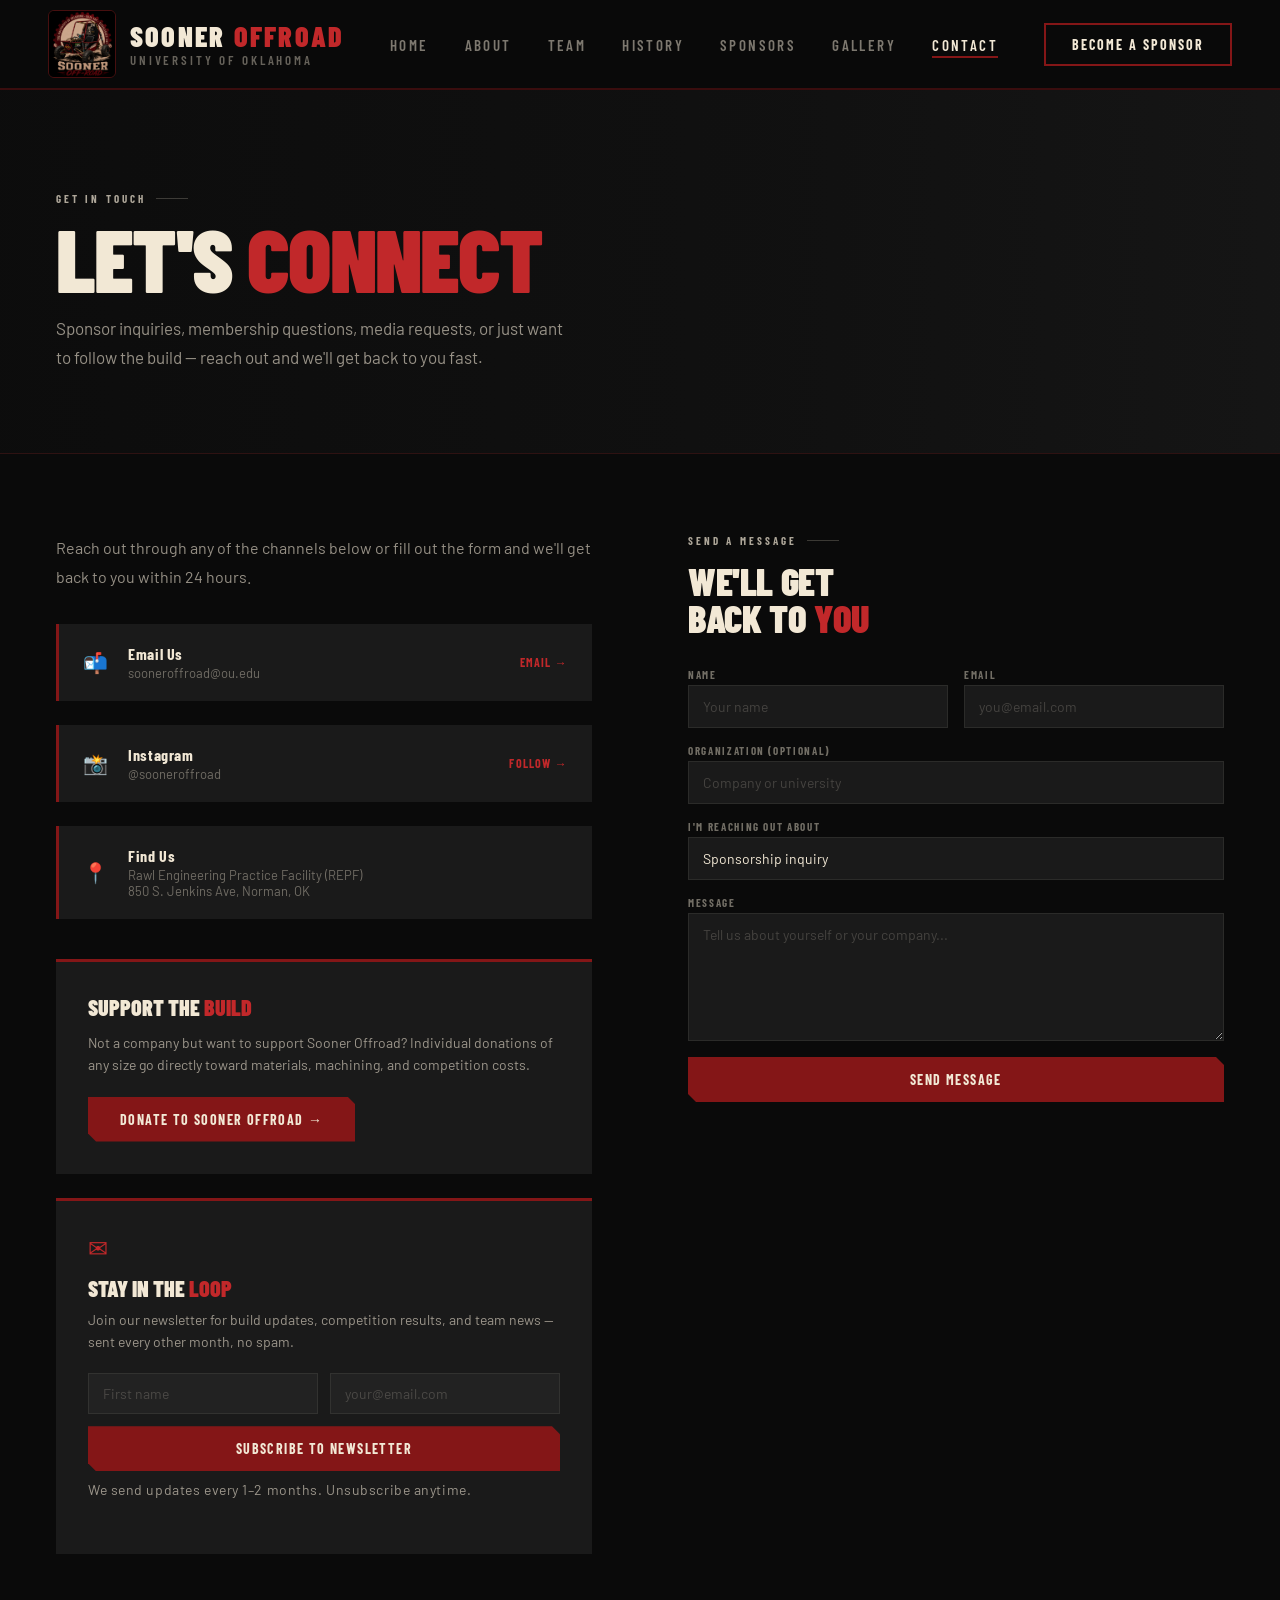
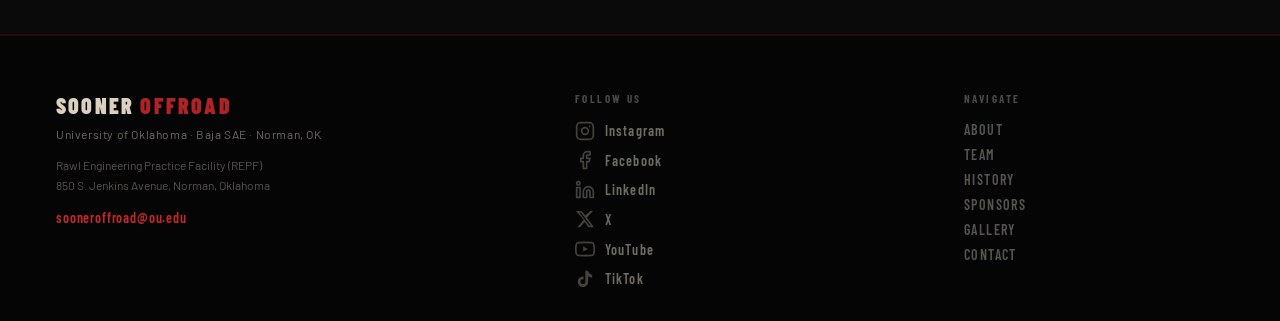
<file: contact.html>
<!DOCTYPE html>
<html lang="en">
<head>
  <meta charset="UTF-8">
  <meta name="viewport" content="width=device-width, initial-scale=1.0">
  <link rel="icon" type="image/x-icon" href="favicon.ico">
  <title>Sooner Offroad | Baja SAE</title>
  <link rel="preconnect" href="https://fonts.googleapis.com">
  <link href="https://fonts.googleapis.com/css2?family=Barlow+Condensed:wght@400;600;700;900&family=Barlow:wght@400;500;600&display=swap" rel="stylesheet">
  <link rel="stylesheet" href="css/style.css">
</head>
<body>

  <nav id="navbar">
    <a class="nav-logo" href="index.html">
      <img src="images/logo.png" alt="Sooner Offroad" class="nav-logo-img">
      <div class="nav-logo-stack">
        <span class="line1">SOONER <span style="color:var(--crimson-light)">OFFROAD</span></span>
        <span class="line2">University of Oklahoma</span>
      </div>
    </a>
    <ul class="nav-links">
      <li><a href="index.html">Home</a></li>
      <li><a href="about.html">About</a></li>
      <li><a href="team.html">Team</a></li>
      <li><a href="history.html">History</a></li>
      <li><a href="sponsors.html">Sponsors</a></li>
      <li><a href="gallery.html">Gallery</a></li>
      <li><a href="contact.html" class="active">Contact</a></li>
    </ul>
    <a class="nav-cta" href="sponsors.html">Become a Sponsor</a>
    <button class="nav-hamburger" id="hamburger">&#9776;</button>
  </nav>

  <div class="nav-drawer" id="navDrawer">
    <a href="index.html">Home</a>
    <a href="about.html">About</a>
    <a href="team.html">Team</a>
    <a href="history.html">History</a>
    <a href="sponsors.html">Sponsors</a>
    <a href="gallery.html">Gallery</a>
    <a href="contact.html">Contact</a>
  </div>

  <!-- PAGE HERO WITH BACKGROUND PHOTO -->
  <div class="page-hero contact-hero">
    <!-- swap photo-slot for img when you have a good shop/race photo -->
    <!-- <img src="images/hero/Teddy_Downhill_Action.JPG" alt="Sooner Offroad"> -->
    <div class="contact-hero-bg photo-slot">
      <div class="photo-slot-inner">
        <div class="photo-slot-icon"></div>
        <div class="photo-slot-label"></div>
        <div class="photo-slot-hint"></div>
      </div>
    </div>
    <div class="contact-hero-content">
      <div class="section-eyebrow">Get In Touch</div>
      <h1>LET'S <em>CONNECT</em></h1>
      <p>Sponsor inquiries, membership questions, media requests, or just want to follow the build — reach out and we'll get back to you fast.</p>
    </div>
  </div>

  <!-- MAIN CONTACT LAYOUT -->
  <div class="contact-layout">

    <!-- LEFT: channels + donate + newsletter -->
    <div class="contact-left">
      <p>Reach out through any of the channels below or fill out the form and we'll get back to you within 24 hours.</p>

      <div class="contact-channels">
        <div class="channel">
          <div class="channel-icon">📬</div>
          <div class="channel-body">
            <div class="channel-title">Email Us</div>
            <div class="channel-detail">sooneroffroad@ou.edu</div>
          </div>
          <a class="channel-link" href="mailto:sooneroffroad@ou.edu">Email →</a>
        </div>
        <div class="channel">
          <div class="channel-icon">📸</div>
          <div class="channel-body">
            <div class="channel-title">Instagram</div>
            <div class="channel-detail">@sooneroffroad</div>
          </div>
          <a class="channel-link" href="https://www.instagram.com/sooneroffroad/" target="_blank">Follow →</a>
        </div>
        <div class="channel">
          <div class="channel-icon">📍</div>
          <div class="channel-body">
            <div class="channel-title">Find Us</div>
            <div class="channel-detail">Rawl Engineering Practice Facility (REPF)<br>850 S. Jenkins Ave, Norman, OK</div>
          </div>
        </div>
      </div>

      <!-- DONATE BOX -->
      <div class="donate-box" style="margin-top: 2rem;">
        <h3>SUPPORT THE <em style="color:var(--crimson-light);font-style:normal">BUILD</em></h3>
        <p>Not a company but want to support Sooner Offroad? Individual donations of any size go directly toward materials, machining, and competition costs.</p>
        <a class="btn-fill" href="https://securelb.imodules.com/s/1720/21/form.aspx?sid=1720&gid=2&pgid=2351&cid=6359&dids=5185&utm_source=FN&utm_medium=web&utm_campaign=story&utm_term=FY25_04&utm_content=theomay" target="_blank">Donate to Sooner Offroad →</a>
      </div>

      <!-- NEWSLETTER SIGNUP -->
      <div class="newsletter-box">
        <div class="newsletter-icon">✉</div>
        <h3>STAY IN THE <em>LOOP</em></h3>
        <p>Join our newsletter for build updates, competition results, and team news — sent every other month, no spam.</p>
        <!-- Hook this up to Mailchimp, Formspree, or your email platform -->
        <form class="newsletter-form" id="newsletterForm" action="#" method="POST">
          <div class="newsletter-row">
            <input type="text" name="fname" placeholder="First name" required>
            <input type="email" name="email" placeholder="your@email.com" required>
          </div>
          <button class="btn-fill" type="submit" style="width:100%;">Subscribe to Newsletter</button>
        </form>
        <p class="newsletter-note">We send updates every 1–2 months. Unsubscribe anytime.</p>
      </div>

    </div>

    <!-- RIGHT: contact form -->
    <div class="contact-right">
      <div class="contact-form-header">
        <div class="section-eyebrow">Send a Message</div>
        <h2 class="section-h" style="font-size:clamp(28px,3vw,40px);">WE'LL GET<br>BACK TO <em>YOU</em></h2>
      </div>
      <!-- Hook up to Formspree.io (free) — replace action="#" with your endpoint -->
      <form class="contact-form" id="contactForm" action="#" method="POST">
        <div class="form-row">
          <div class="form-group">
            <label class="form-label">Name</label>
            <input type="text" name="name" placeholder="Your name" required>
          </div>
          <div class="form-group">
            <label class="form-label">Email</label>
            <input type="email" name="email" placeholder="you@email.com" required>
          </div>
        </div>
        <div class="form-group">
          <label class="form-label">Organization (optional)</label>
          <input type="text" name="organization" placeholder="Company or university">
        </div>
        <div class="form-group">
          <label class="form-label">I'm reaching out about</label>
          <select name="topic">
            <option>Sponsorship inquiry</option>
            <option>Joining the team</option>
            <option>Donation</option>
            <option>Media / press</option>
            <option>Newsletter</option>
            <option>General question</option>
          </select>
        </div>
        <div class="form-group">
          <label class="form-label">Message</label>
          <textarea name="message" placeholder="Tell us about yourself or your company..." rows="6" required></textarea>
        </div>
        <button class="btn-fill" type="submit" style="width:100%;">Send Message</button>
      </form>
    </div>

  </div>

  <!-- FOOTER -->
  <footer>
    <div class="footer-left">
      <div class="footer-logo">SOONER <span>OFFROAD</span></div>
      <div class="footer-tagline">University of Oklahoma · Baja SAE · Norman, OK</div>
      <div class="footer-address">
        Rawl Engineering Practice Facility (REPF)<br>
        850 S. Jenkins Avenue, Norman, Oklahoma
      </div>
      <a class="footer-email" href="mailto:sooneroffroad@ou.edu">sooneroffroad@ou.edu</a>
    </div>
    <div class="footer-middle">
      <div class="footer-social-label">Follow Us</div>
      <div class="footer-social">
        <a class="footer-social-link" href="https://www.instagram.com/sooneroffroad/" target="_blank" aria-label="Instagram">
          <svg width="20" height="20" viewBox="0 0 24 24" fill="none" stroke="currentColor" stroke-width="2" stroke-linecap="round" stroke-linejoin="round">
            <rect x="2" y="2" width="20" height="20" rx="5" ry="5"/>
            <circle cx="12" cy="12" r="4"/>
            <circle cx="17.5" cy="6.5" r="1" fill="currentColor" stroke="none"/>
          </svg>
          Instagram
        </a>
        <a class="footer-social-link" href="https://www.facebook.com/SoonerOffRoad" target="_blank" aria-label="Facebook">
          <svg width="20" height="20" viewBox="0 0 24 24" fill="none" stroke="currentColor" stroke-width="2" stroke-linecap="round" stroke-linejoin="round">
            <path d="M18 2h-3a5 5 0 0 0-5 5v3H7v4h3v8h4v-8h3l1-4h-4V7a1 1 0 0 1 1-1h3z"/>
          </svg>
          Facebook
        </a>
        <a class="footer-social-link" href="https://www.linkedin.com/company/sooner-off-road/" target="_blank" aria-label="LinkedIn">
          <svg width="20" height="20" viewBox="0 0 24 24" fill="none" stroke="currentColor" stroke-width="2" stroke-linecap="round" stroke-linejoin="round">
            <path d="M16 8a6 6 0 0 1 6 6v7h-4v-7a2 2 0 0 0-2-2 2 2 0 0 0-2 2v7h-4v-7a6 6 0 0 1 6-6z"/>
            <rect x="2" y="9" width="4" height="12"/>
            <circle cx="4" cy="4" r="2"/>
          </svg>
          LinkedIn
        </a>
        <a class="footer-social-link" href="https://x.com/SoonerOffroad" target="_blank" aria-label="X / Twitter">
          <svg width="20" height="20" viewBox="0 0 24 24" fill="currentColor" stroke="none">
            <path d="M18.244 2.25h3.308l-7.227 8.26 8.502 11.24H16.17l-4.714-6.231-5.401 6.231H2.747l7.73-8.835L1.254 2.25H8.08l4.253 5.622 5.911-5.622zm-1.161 17.52h1.833L7.084 4.126H5.117z"/>
          </svg>
          X
        </a>
        <a class="footer-social-link" href="https://www.youtube.com/@sooneroff-road1823" target="_blank" aria-label="YouTube">
          <svg width="20" height="20" viewBox="0 0 24 24" fill="none" stroke="currentColor" stroke-width="2" stroke-linecap="round" stroke-linejoin="round">
            <path d="M22.54 6.42a2.78 2.78 0 0 0-1.95-1.96C18.88 4 12 4 12 4s-6.88 0-8.59.46A2.78 2.78 0 0 0 1.46 6.42 29 29 0 0 0 1 12a29 29 0 0 0 .46 5.58 2.78 2.78 0 0 0 1.95 1.95C5.12 20 12 20 12 20s6.88 0 8.59-.47a2.78 2.78 0 0 0 1.95-1.95A29 29 0 0 0 23 12a29 29 0 0 0-.46-5.58z"/>
            <polygon points="9.75 15.02 15.5 12 9.75 8.98 9.75 15.02" fill="currentColor" stroke="none"/>
          </svg>
          YouTube
        </a>
        <a class="footer-social-link" href="https://www.tiktok.com/@sooneroffroad" target="_blank" aria-label="TikTok">
          <svg width="20" height="20" viewBox="0 0 24 24" fill="currentColor" stroke="none">
            <path d="M19.59 6.69a4.83 4.83 0 0 1-3.77-4.25V2h-3.45v13.67a2.89 2.89 0 0 1-2.88 2.5 2.89 2.89 0 0 1-2.89-2.89 2.89 2.89 0 0 1 2.89-2.89c.28 0 .54.04.79.1V9.01a6.33 6.33 0 0 0-.79-.05 6.34 6.34 0 0 0-6.34 6.34 6.34 6.34 0 0 0 6.34 6.34 6.34 6.34 0 0 0 6.33-6.34V8.69a8.18 8.18 0 0 0 4.78 1.52V6.75a4.85 4.85 0 0 1-1.01-.06z"/>
          </svg>
          TikTok
        </a>
      </div>
    </div>
    <div class="footer-right">
      <div class="footer-nav-label">Navigate</div>
      <nav class="footer-nav">
        <a href="about.html">About</a>
        <a href="team.html">Team</a>
        <a href="history.html">History</a>
        <a href="sponsors.html">Sponsors</a>
        <a href="gallery.html">Gallery</a>
        <a href="contact.html">Contact</a>
      </nav>
    </div>
  </footer>

  <script src="js/main.js"></script>
</body>
</html>
</file>
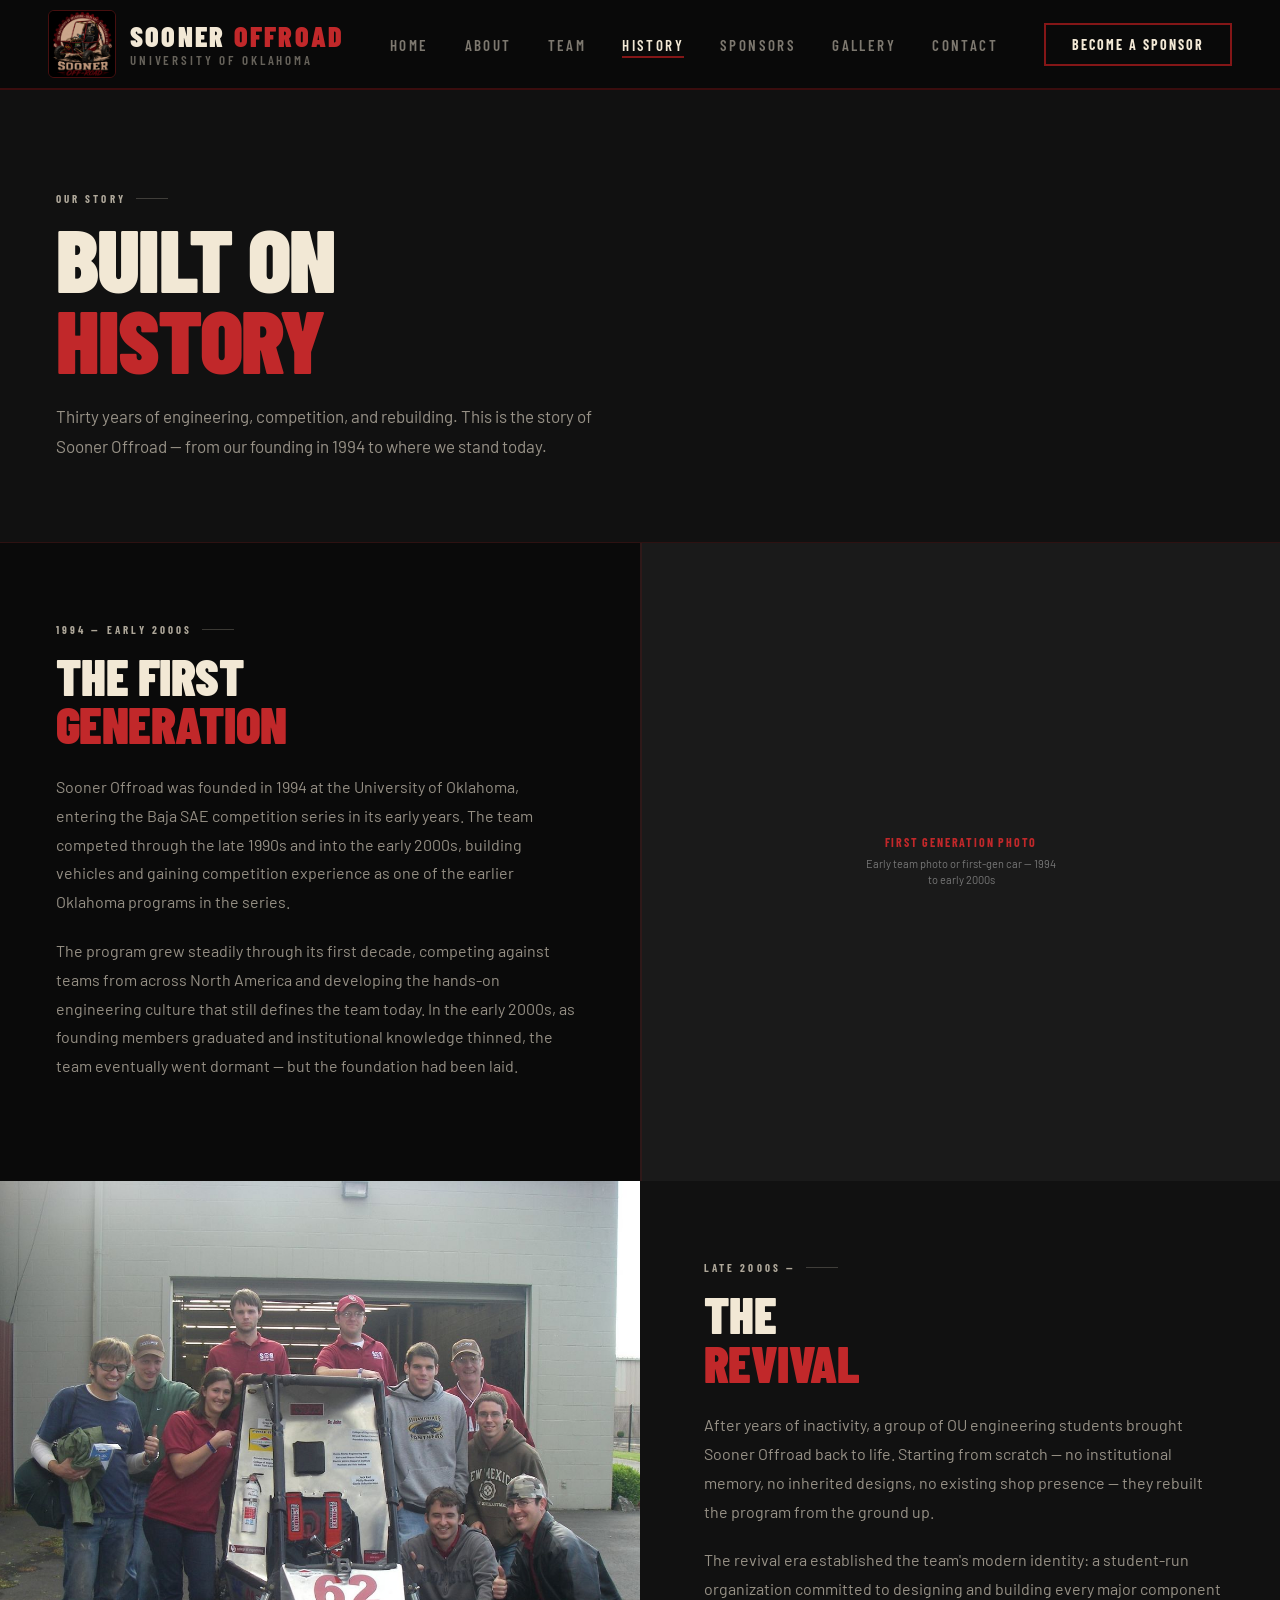
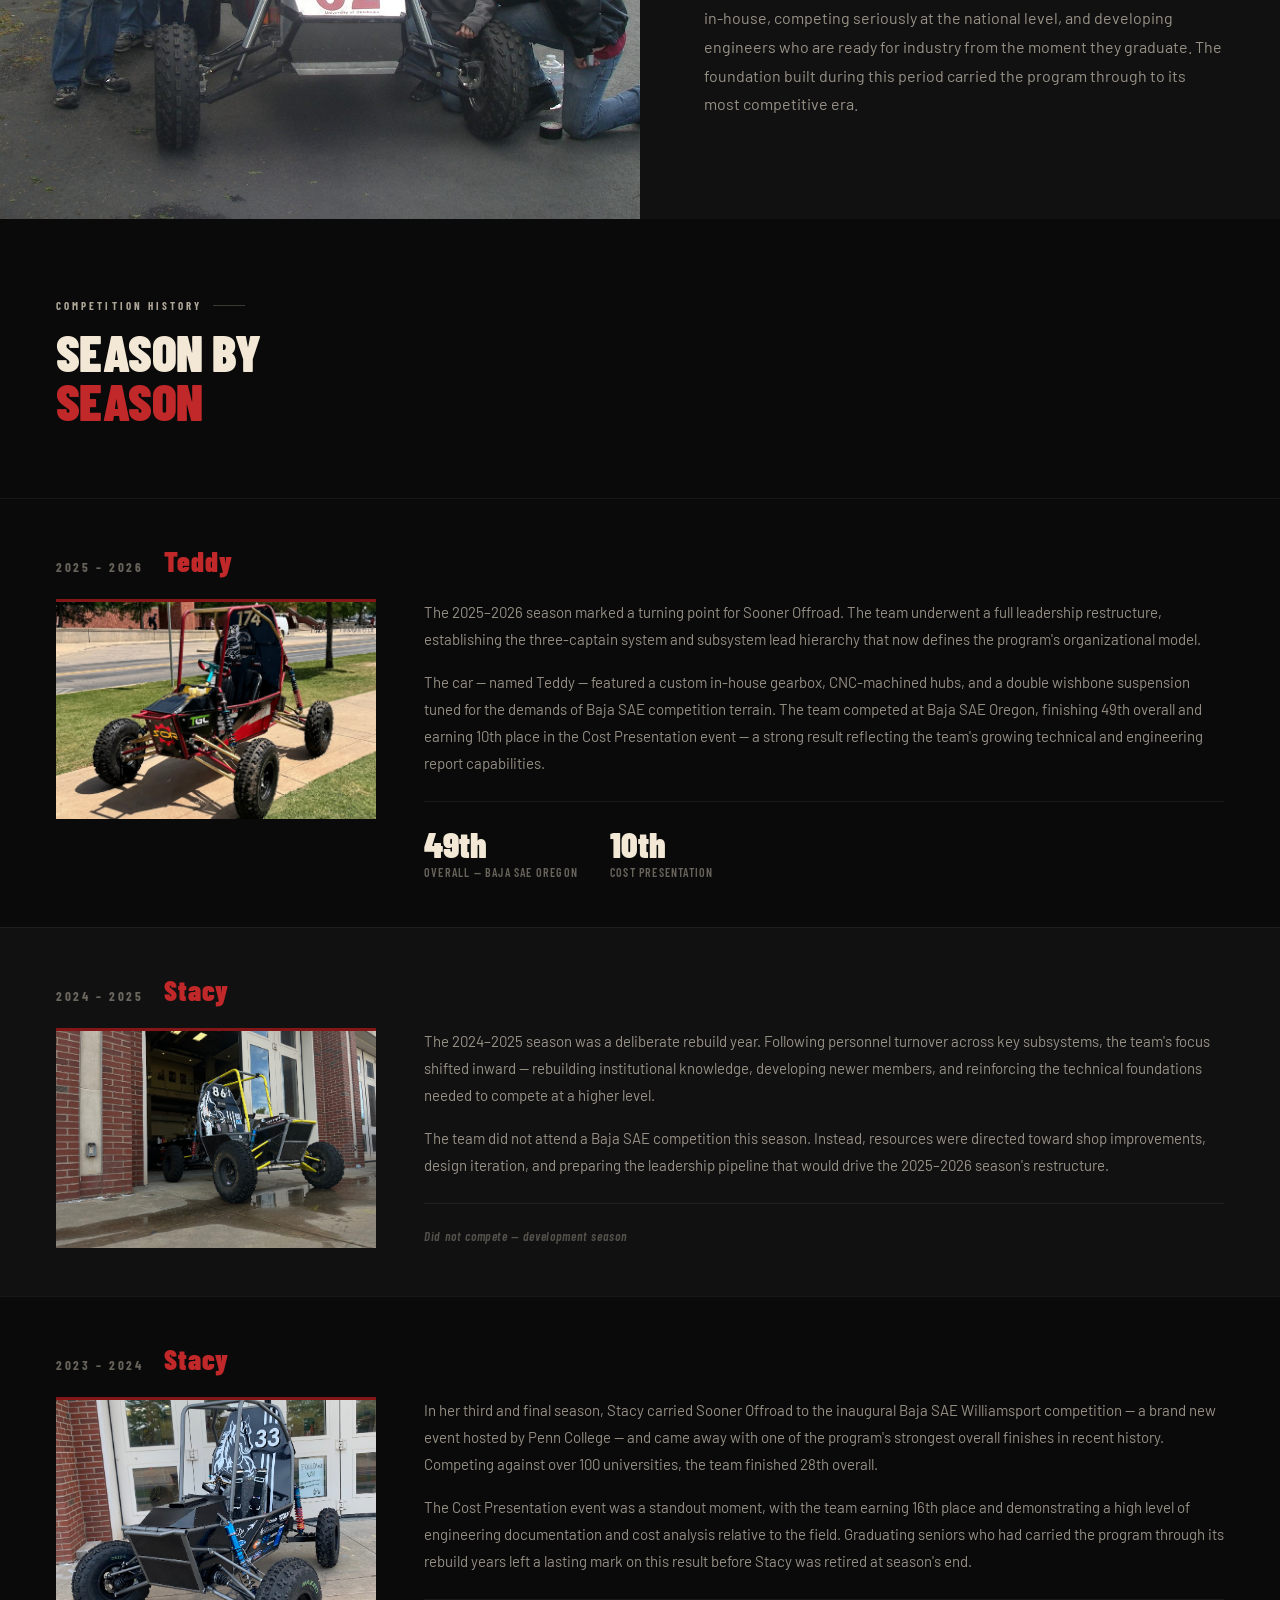
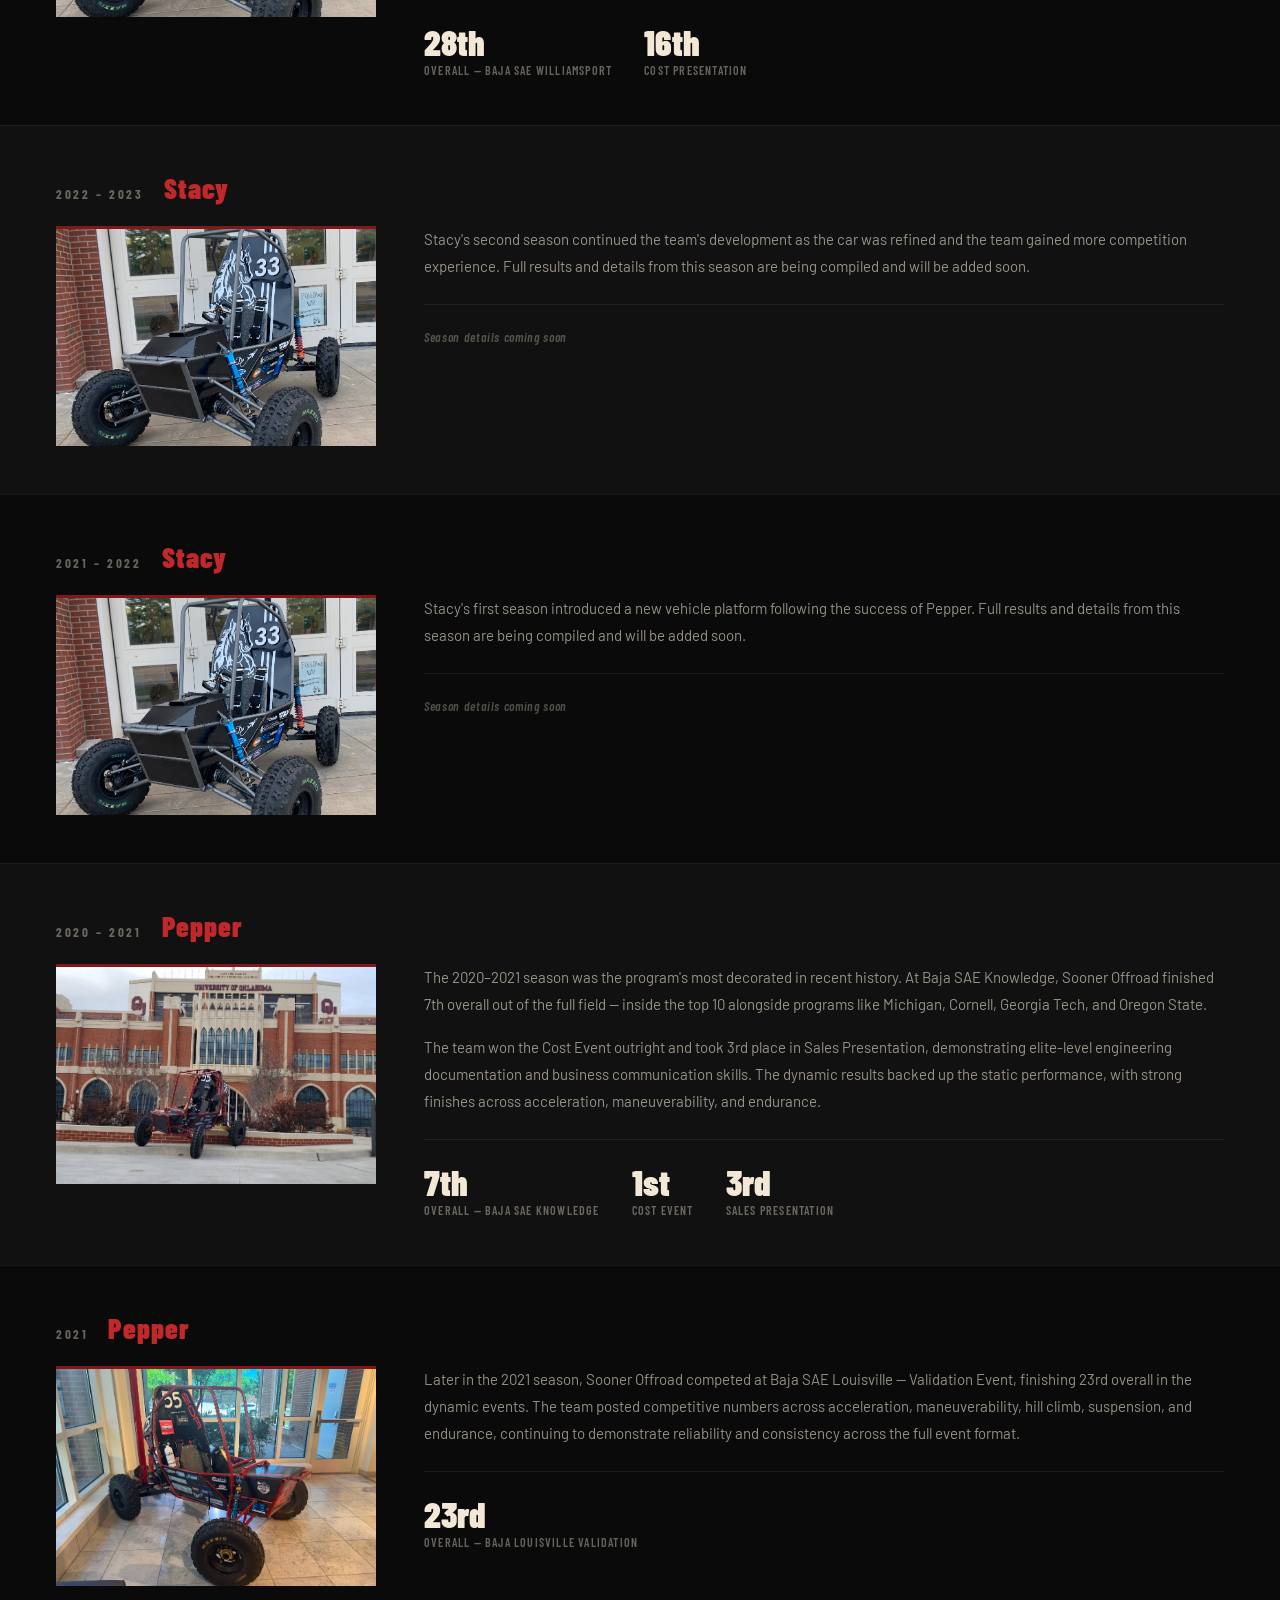
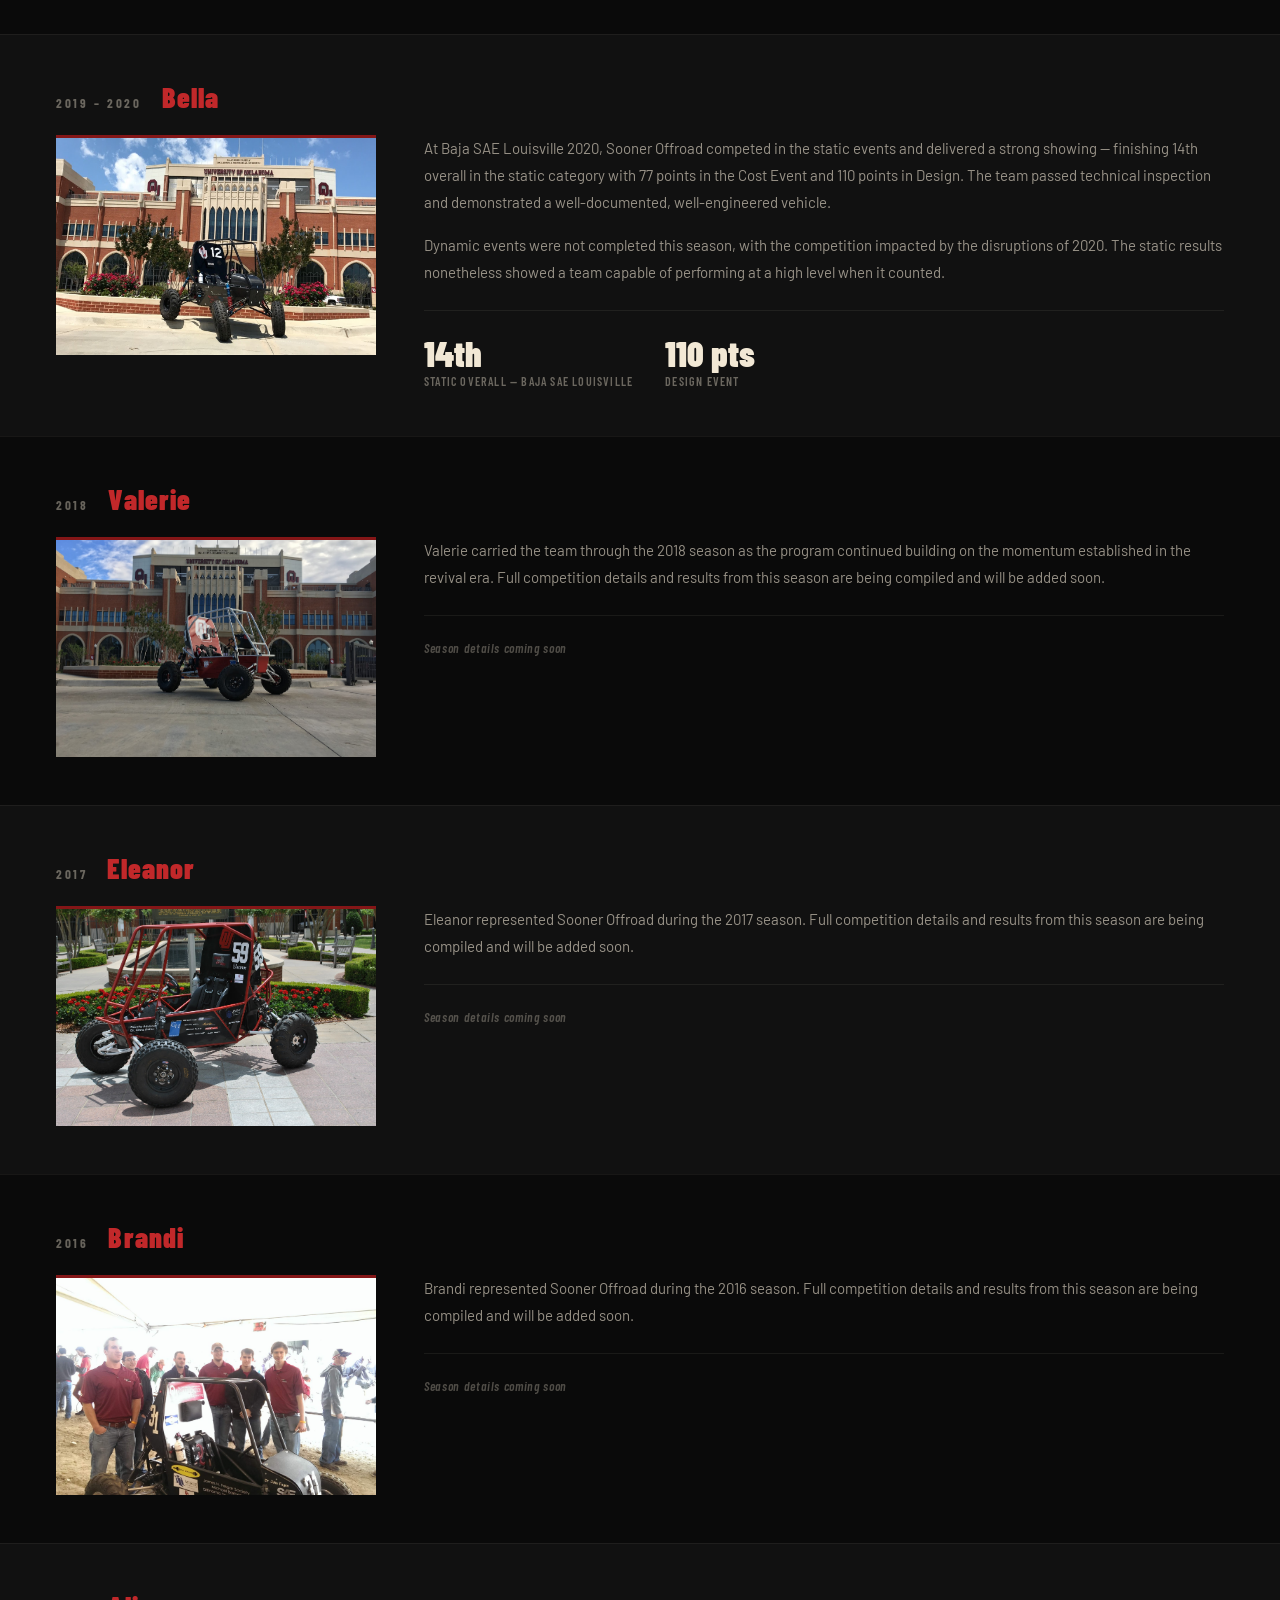
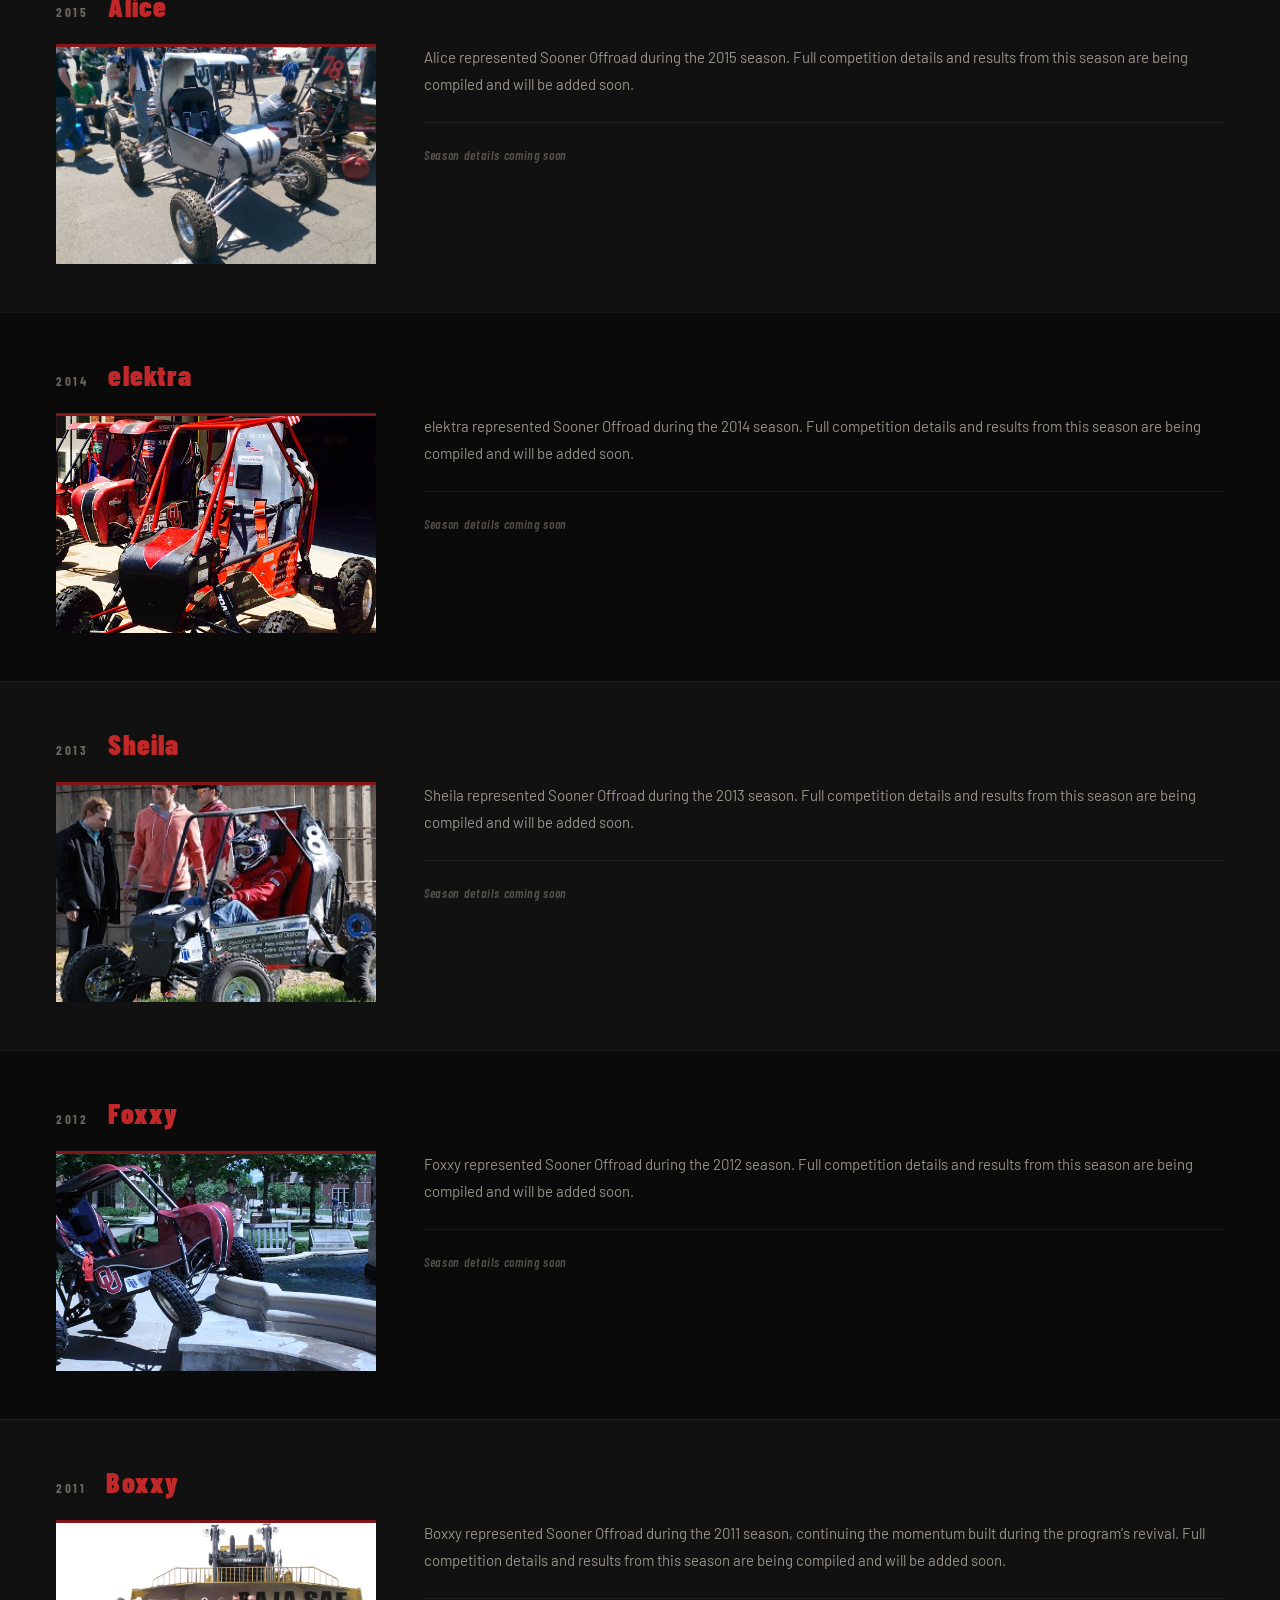
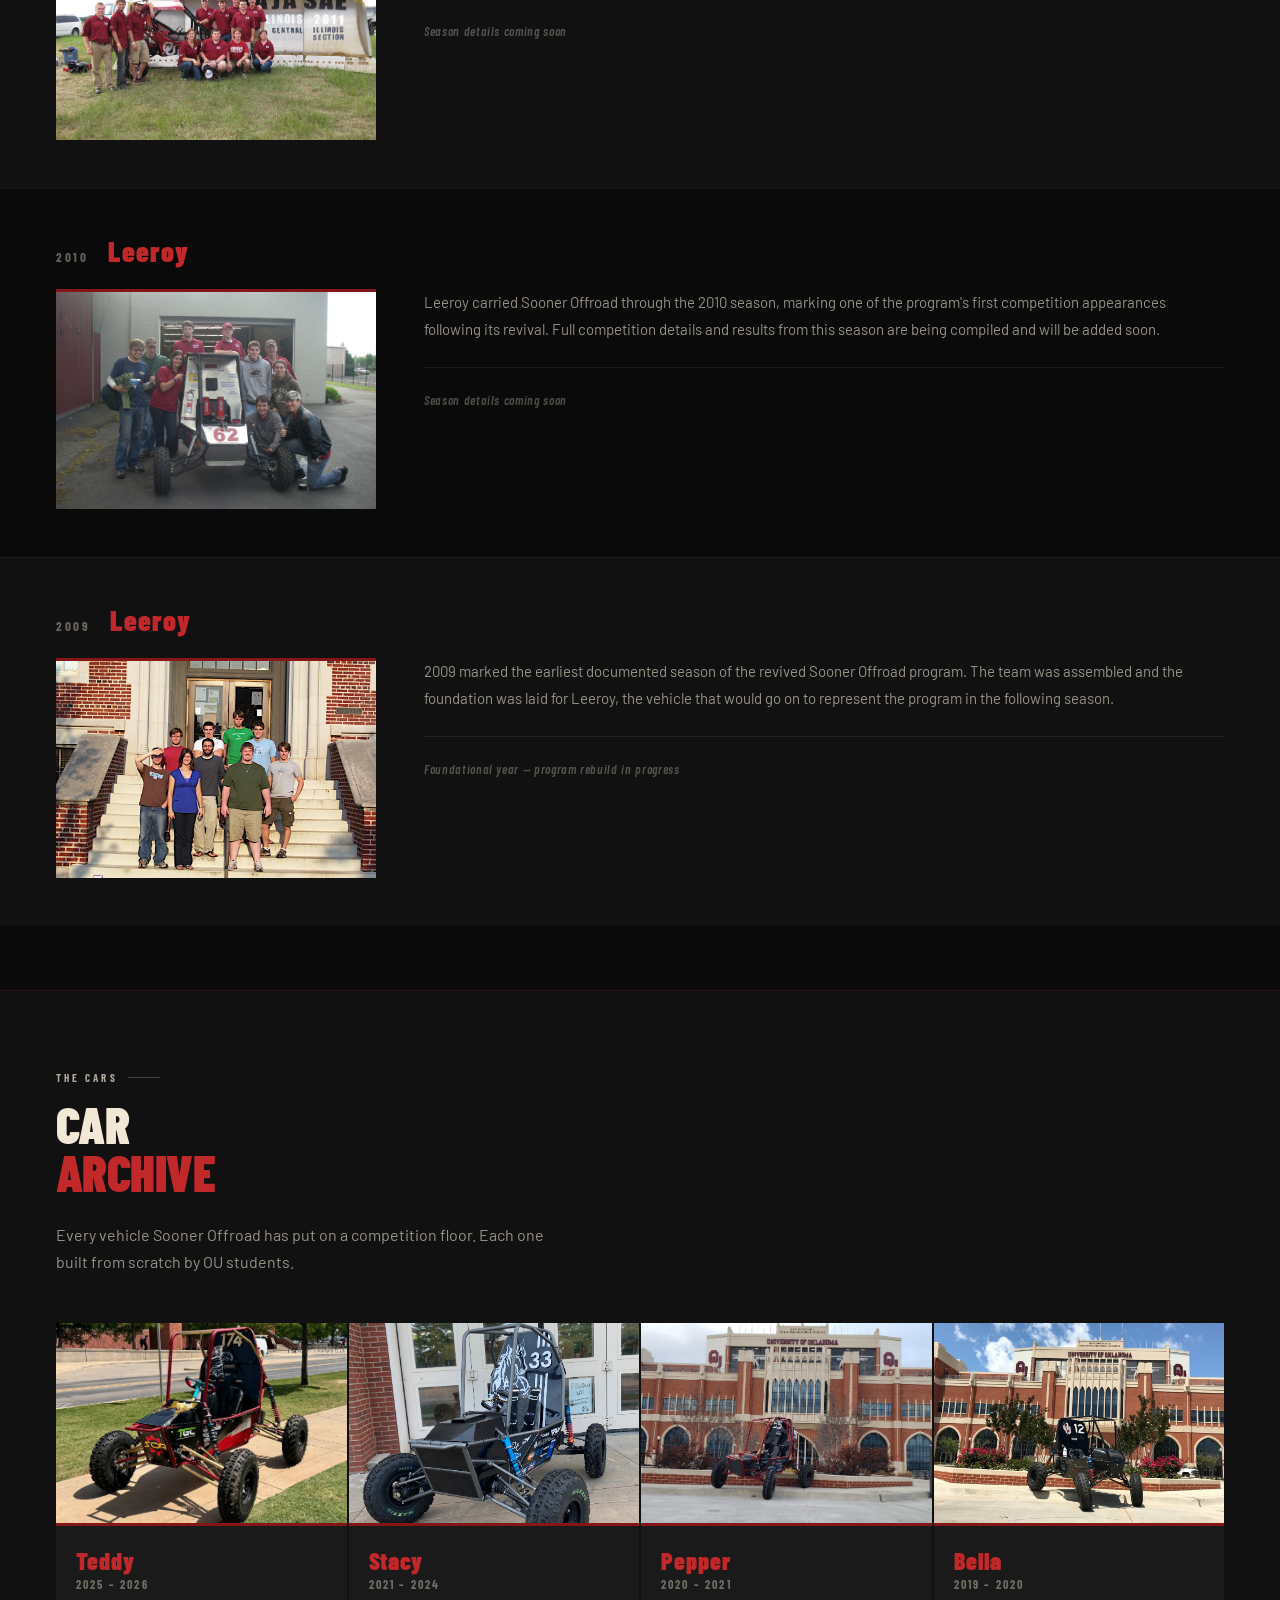
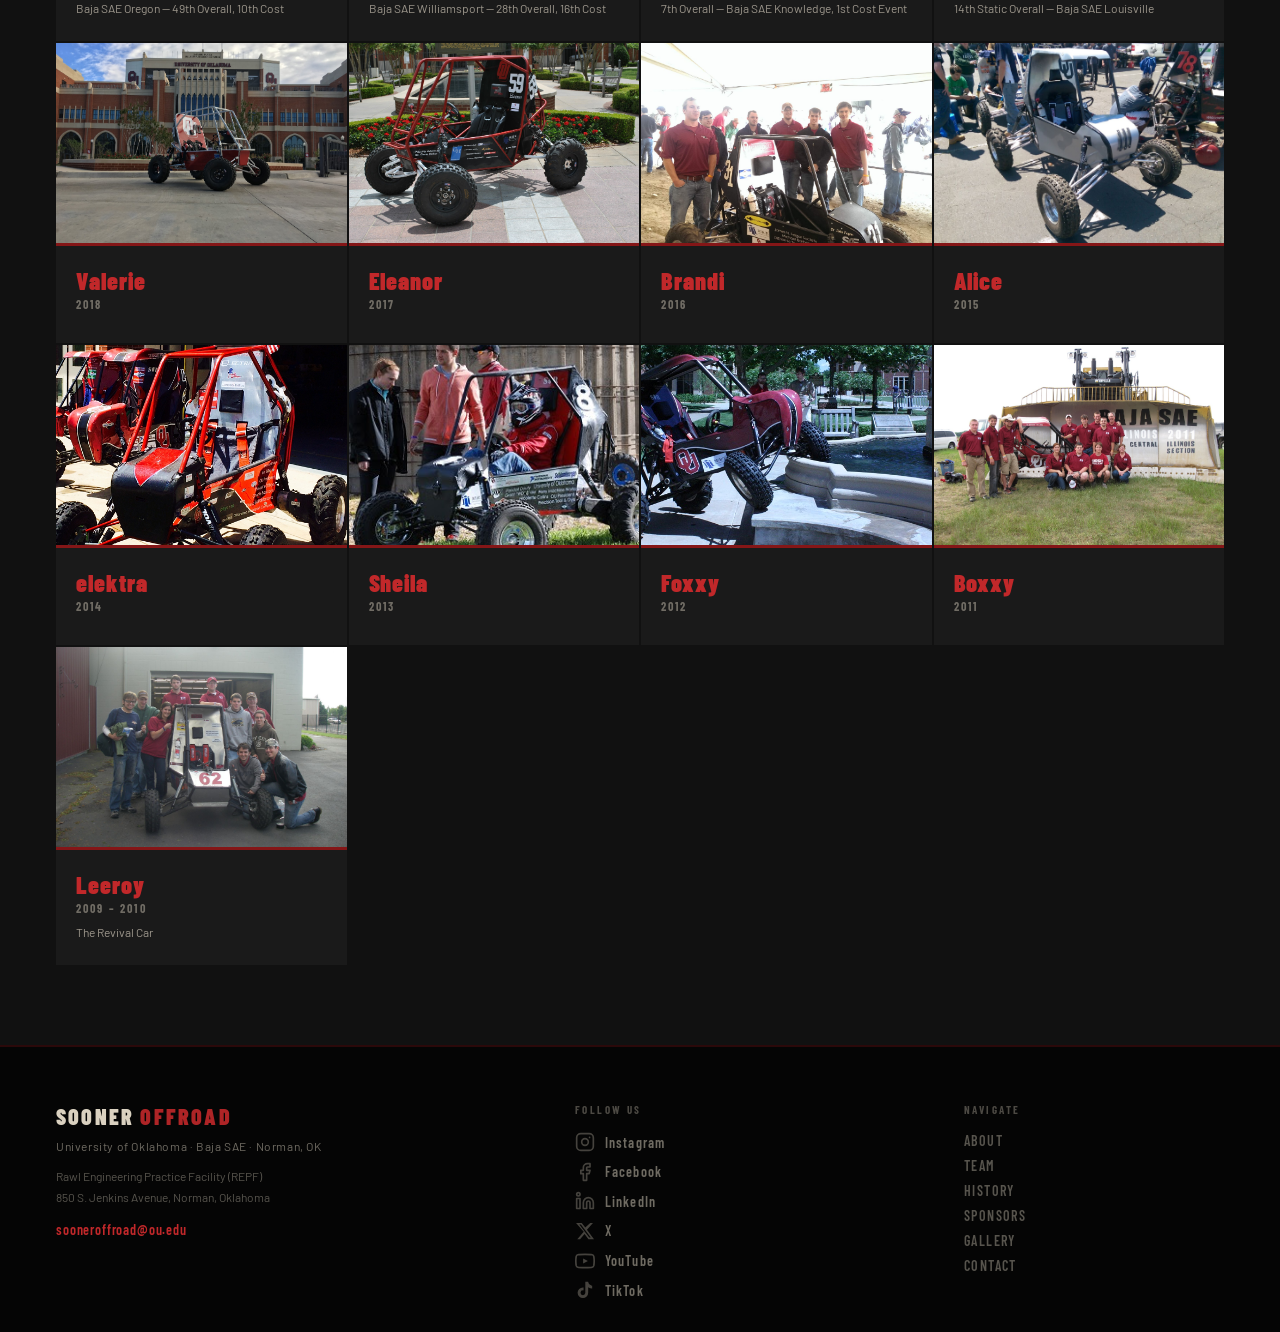
<file: history.html>
<!DOCTYPE html>
<html lang="en">
<head>
  <meta charset="UTF-8">
  <meta name="viewport" content="width=device-width, initial-scale=1.0">
  <link rel="icon" type="image/x-icon" href="favicon.ico">
  <title>History | Sooner Offroad</title>
  <link rel="preconnect" href="https://fonts.googleapis.com">
  <link href="https://fonts.googleapis.com/css2?family=Barlow+Condensed:wght@400;600;700;900&family=Barlow:wght@400;500;600&display=swap" rel="stylesheet">
  <link rel="stylesheet" href="css/style.css">
</head>
<body>

  <nav id="navbar">
    <a class="nav-logo" href="index.html">
      <img src="images/logo.png" alt="Sooner Offroad" class="nav-logo-img">
      <div class="nav-logo-stack">
        <span class="line1">SOONER <span style="color:var(--crimson-light)">OFFROAD</span></span>
        <span class="line2">University of Oklahoma</span>
      </div>
    </a>
    <ul class="nav-links">
      <li><a href="index.html">Home</a></li>
      <li><a href="about.html">About</a></li>
      <li><a href="team.html">Team</a></li>
      <li><a href="history.html" class="active">History</a></li>
      <li><a href="sponsors.html">Sponsors</a></li>
      <li><a href="gallery.html">Gallery</a></li>
      <li><a href="contact.html">Contact</a></li>
    </ul>
    <a class="nav-cta" href="sponsors.html">Become a Sponsor</a>
    <button class="nav-hamburger" id="hamburger">&#9776;</button>
  </nav>

  <div class="nav-drawer" id="navDrawer">
    <a href="index.html">Home</a>
    <a href="about.html">About</a>
    <a href="team.html">Team</a>
    <a href="history.html">History</a>
    <a href="sponsors.html">Sponsors</a>
    <a href="gallery.html">Gallery</a>
    <a href="contact.html">Contact</a>
  </div>

  <!-- PAGE HERO -->
  <div class="page-hero">
    <div class="section-eyebrow">Our Story</div>
    <h1>BUILT ON<br><em>HISTORY</em></h1>
    <p>Thirty years of engineering, competition, and rebuilding. This is the story of Sooner Offroad — from our founding in 1994 to where we stand today.</p>
  </div>

  <!-- THE FIRST GENERATION -->
  <div class="history-era">
    <div class="history-era-text">
      <div class="section-eyebrow">1994 &mdash; Early 2000s</div>
      <h2 class="section-h">THE FIRST<br><em>GENERATION</em></h2>
      <p>Sooner Offroad was founded in 1994 at the University of Oklahoma, entering the Baja SAE competition series in its early years. The team competed through the late 1990s and into the early 2000s, building vehicles and gaining competition experience as one of the earlier Oklahoma programs in the series.</p>
      <p>The program grew steadily through its first decade, competing against teams from across North America and developing the hands-on engineering culture that still defines the team today. In the early 2000s, as founding members graduated and institutional knowledge thinned, the team eventually went dormant — but the foundation had been laid.</p>
    </div>
    <div class="history-era-photo">
      <!-- <img src="images/history/first-gen.jpg" alt="First Generation"> -->
      <div class="photo-slot">
        <div class="photo-slot-inner">
          <div class="photo-slot-label">First Generation Photo</div>
          <div class="photo-slot-hint">Early team photo or first-gen car — 1994 to early 2000s</div>
        </div>
      </div>
    </div>
  </div>

  <!-- THE REVIVAL -->
  <div class="history-era history-era-alt">
    <div class="history-era-photo">
      <img src="images/History/Sooner_Offroad_Leeroy_2010_Comp_Team_Photo.jpg" alt="The Revival - Leeroy 2010">
    </div>
    <div class="history-era-text">
      <div class="section-eyebrow">Late 2000s &mdash;</div>
      <h2 class="section-h">THE<br><em>REVIVAL</em></h2>
      <p>After years of inactivity, a group of OU engineering students brought Sooner Offroad back to life. Starting from scratch — no institutional memory, no inherited designs, no existing shop presence — they rebuilt the program from the ground up.</p>
      <p>The revival era established the team's modern identity: a student-run organization committed to designing and building every major component in-house, competing seriously at the national level, and developing engineers who are ready for industry from the moment they graduate. The foundation built during this period carried the program through to its most competitive era.</p>
    </div>
  </div>

  <!-- SEASON BY SEASON -->
  <div class="history-seasons">
    <div class="history-seasons-header">
      <div class="section-eyebrow">Competition History</div>
      <h2 class="section-h">SEASON BY<br><em>SEASON</em></h2>
    </div>

    <!-- 2025-2026 -->
    <div class="history-season">
      <div class="history-season-year">
        <div class="history-season-label">2025 &ndash; 2026</div>
        <div class="history-season-car">Teddy</div>
      </div>
      <div class="history-season-content">
        <div class="history-season-photo">
          <img src="images/gallery/The%20Car/Teddy.JPG" alt="Teddy 2025-2026">
        </div>
        <div class="history-season-details">
          <p>The 2025&ndash;2026 season marked a turning point for Sooner Offroad. The team underwent a full leadership restructure, establishing the three-captain system and subsystem lead hierarchy that now defines the program's organizational model.</p>
          <p>The car — named Teddy — featured a custom in-house gearbox, CNC-machined hubs, and a double wishbone suspension tuned for the demands of Baja SAE competition terrain. The team competed at Baja SAE Oregon, finishing 49th overall and earning 10th place in the Cost Presentation event — a strong result reflecting the team's growing technical and engineering report capabilities.</p>
          <div class="history-season-results">
            <div class="history-result">
              <div class="history-result-num">49th</div>
              <div class="history-result-label">Overall &mdash; Baja SAE Oregon</div>
            </div>
            <div class="history-result">
              <div class="history-result-num">10th</div>
              <div class="history-result-label">Cost Presentation</div>
            </div>
          </div>
        </div>
      </div>
    </div>

    <!-- 2024-2025 -->
    <div class="history-season history-season-alt">
      <div class="history-season-year">
        <div class="history-season-label">2024 &ndash; 2025</div>
        <div class="history-season-car">Stacy</div>
      </div>
      <div class="history-season-content">
        <div class="history-season-photo">
          <img src="images/History/Stacy_2024_Post_Rebuild.jpeg" alt="Stacy 2024-2025">
        </div>
        <div class="history-season-details">
          <p>The 2024&ndash;2025 season was a deliberate rebuild year. Following personnel turnover across key subsystems, the team's focus shifted inward — rebuilding institutional knowledge, developing newer members, and reinforcing the technical foundations needed to compete at a higher level.</p>
          <p>The team did not attend a Baja SAE competition this season. Instead, resources were directed toward shop improvements, design iteration, and preparing the leadership pipeline that would drive the 2025&ndash;2026 season's restructure.</p>
          <div class="history-season-results">
            <div class="history-result history-result-note">
              <div class="history-result-label">Did not compete &mdash; development season</div>
            </div>
          </div>
        </div>
      </div>
    </div>

    <!-- 2023-2024 -->
    <div class="history-season">
      <div class="history-season-year">
        <div class="history-season-label">2023 &ndash; 2024</div>
        <div class="history-season-car">Stacy</div>
      </div>
      <div class="history-season-content">
        <div class="history-season-photo">
          <img src="images/History/Stacy_2022.JPG" alt="Stacy 2023-2024">
        </div>
        <div class="history-season-details">
          <p>In her third and final season, Stacy carried Sooner Offroad to the inaugural Baja SAE Williamsport competition — a brand new event hosted by Penn College — and came away with one of the program's strongest overall finishes in recent history. Competing against over 100 universities, the team finished 28th overall.</p>
          <p>The Cost Presentation event was a standout moment, with the team earning 16th place and demonstrating a high level of engineering documentation and cost analysis relative to the field. Graduating seniors who had carried the program through its rebuild years left a lasting mark on this result before Stacy was retired at season's end.</p>
          <div class="history-season-results">
            <div class="history-result">
              <div class="history-result-num">28th</div>
              <div class="history-result-label">Overall &mdash; Baja SAE Williamsport</div>
            </div>
            <div class="history-result">
              <div class="history-result-num">16th</div>
              <div class="history-result-label">Cost Presentation</div>
            </div>
          </div>
        </div>
      </div>
    </div>

    <!-- 2022-2023 -->
    <div class="history-season history-season-alt">
      <div class="history-season-year">
        <div class="history-season-label">2022 &ndash; 2023</div>
        <div class="history-season-car">Stacy</div>
      </div>
      <div class="history-season-content">
        <div class="history-season-photo">
          <img src="images/History/Stacy_2022.JPG" alt="Stacy 2022-2023">
        </div>
        <div class="history-season-details">
          <p>Stacy's second season continued the team's development as the car was refined and the team gained more competition experience. Full results and details from this season are being compiled and will be added soon.</p>
          <div class="history-season-results">
            <div class="history-result history-result-note">
              <div class="history-result-label">Season details coming soon</div>
            </div>
          </div>
        </div>
      </div>
    </div>

    <!-- 2021-2022 -->
    <div class="history-season">
      <div class="history-season-year">
        <div class="history-season-label">2021 &ndash; 2022</div>
        <div class="history-season-car">Stacy</div>
      </div>
      <div class="history-season-content">
        <div class="history-season-photo">
          <img src="images/History/Stacy_2022.JPG" alt="Stacy 2021-2022">
        </div>
        <div class="history-season-details">
          <p>Stacy's first season introduced a new vehicle platform following the success of Pepper. Full results and details from this season are being compiled and will be added soon.</p>
          <div class="history-season-results">
            <div class="history-result history-result-note">
              <div class="history-result-label">Season details coming soon</div>
            </div>
          </div>
        </div>
      </div>
    </div>

    <!-- 2020-2021 KNOWLEDGE -->
    <div class="history-season history-season-alt">
      <div class="history-season-year">
        <div class="history-season-label">2020 &ndash; 2021</div>
        <div class="history-season-car">Pepper</div>
      </div>
      <div class="history-season-content">
        <div class="history-season-photo">
          <img src="images/History/Pepper_2021.jpg" alt="Pepper 2020-2021">
        </div>
        <div class="history-season-details">
          <p>The 2020&ndash;2021 season was the program's most decorated in recent history. At Baja SAE Knowledge, Sooner Offroad finished 7th overall out of the full field — inside the top 10 alongside programs like Michigan, Cornell, Georgia Tech, and Oregon State.</p>
          <p>The team won the Cost Event outright and took 3rd place in Sales Presentation, demonstrating elite-level engineering documentation and business communication skills. The dynamic results backed up the static performance, with strong finishes across acceleration, maneuverability, and endurance.</p>
          <div class="history-season-results">
            <div class="history-result">
              <div class="history-result-num">7th</div>
              <div class="history-result-label">Overall &mdash; Baja SAE Knowledge</div>
            </div>
            <div class="history-result">
              <div class="history-result-num">1st</div>
              <div class="history-result-label">Cost Event</div>
            </div>
            <div class="history-result">
              <div class="history-result-num">3rd</div>
              <div class="history-result-label">Sales Presentation</div>
            </div>
          </div>
        </div>
      </div>
    </div>

    <!-- 2021 LOUISVILLE VALIDATION -->
    <div class="history-season">
      <div class="history-season-year">
        <div class="history-season-label">2021</div>
        <div class="history-season-car">Pepper</div>
      </div>
      <div class="history-season-content">
        <div class="history-season-photo">
          <img src="images/History/Pepper_Lobby_REPF.JPG" alt="Pepper — Louisville Validation 2021">
        </div>
        <div class="history-season-details">
          <p>Later in the 2021 season, Sooner Offroad competed at Baja SAE Louisville — Validation Event, finishing 23rd overall in the dynamic events. The team posted competitive numbers across acceleration, maneuverability, hill climb, suspension, and endurance, continuing to demonstrate reliability and consistency across the full event format.</p>
          <div class="history-season-results">
            <div class="history-result">
              <div class="history-result-num">23rd</div>
              <div class="history-result-label">Overall &mdash; Baja Louisville Validation</div>
            </div>
          </div>
        </div>
      </div>
    </div>

    <!-- 2019-2020 -->
    <div class="history-season history-season-alt">
      <div class="history-season-year">
        <div class="history-season-label">2019 &ndash; 2020</div>
        <div class="history-season-car">Bella</div>
      </div>
      <div class="history-season-content">
        <div class="history-season-photo">
          <img src="images/History/Car_2019.JPG" alt="Bella 2019-2020">
        </div>
        <div class="history-season-details">
          <p>At Baja SAE Louisville 2020, Sooner Offroad competed in the static events and delivered a strong showing — finishing 14th overall in the static category with 77 points in the Cost Event and 110 points in Design. The team passed technical inspection and demonstrated a well-documented, well-engineered vehicle.</p>
          <p>Dynamic events were not completed this season, with the competition impacted by the disruptions of 2020. The static results nonetheless showed a team capable of performing at a high level when it counted.</p>
          <div class="history-season-results">
            <div class="history-result">
              <div class="history-result-num">14th</div>
              <div class="history-result-label">Static Overall &mdash; Baja SAE Louisville</div>
            </div>
            <div class="history-result">
              <div class="history-result-num">110 pts</div>
              <div class="history-result-label">Design Event</div>
            </div>
          </div>
        </div>
      </div>
    </div>

    <!-- 2018 -->
    <div class="history-season">
      <div class="history-season-year">
        <div class="history-season-label">2018</div>
        <div class="history-season-car">Valerie</div>
      </div>
      <div class="history-season-content">
        <div class="history-season-photo">
          <img src="images/History/Valerie_2018.JPG" alt="Valerie 2018">
        </div>
        <div class="history-season-details">
          <p>Valerie carried the team through the 2018 season as the program continued building on the momentum established in the revival era. Full competition details and results from this season are being compiled and will be added soon.</p>
          <div class="history-season-results">
            <div class="history-result history-result-note">
              <div class="history-result-label">Season details coming soon</div>
            </div>
          </div>
        </div>
      </div>
    </div>

    <!-- 2017 -->
    <div class="history-season history-season-alt">
      <div class="history-season-year">
        <div class="history-season-label">2017</div>
        <div class="history-season-car">Eleanor</div>
      </div>
      <div class="history-season-content">
        <div class="history-season-photo">
          <img src="images/History/Eleanor_2017.jpg" alt="Eleanor 2017">
        </div>
        <div class="history-season-details">
          <p>Eleanor represented Sooner Offroad during the 2017 season. Full competition details and results from this season are being compiled and will be added soon.</p>
          <div class="history-season-results">
            <div class="history-result history-result-note">
              <div class="history-result-label">Season details coming soon</div>
            </div>
          </div>
        </div>
      </div>
    </div>

    <!-- 2016 -->
    <div class="history-season">
      <div class="history-season-year">
        <div class="history-season-label">2016</div>
        <div class="history-season-car">Brandi</div>
      </div>
      <div class="history-season-content">
        <div class="history-season-photo">
          <img src="images/History/Brandi_2016.jpg" alt="Brandi 2016">
        </div>
        <div class="history-season-details">
          <p>Brandi represented Sooner Offroad during the 2016 season. Full competition details and results from this season are being compiled and will be added soon.</p>
          <div class="history-season-results">
            <div class="history-result history-result-note">
              <div class="history-result-label">Season details coming soon</div>
            </div>
          </div>
        </div>
      </div>
    </div>

    <!-- 2015 -->
    <div class="history-season history-season-alt">
      <div class="history-season-year">
        <div class="history-season-label">2015</div>
        <div class="history-season-car">Alice</div>
      </div>
      <div class="history-season-content">
        <div class="history-season-photo">
          <img src="images/History/Alice_2015.jpg" alt="Alice 2015">
        </div>
        <div class="history-season-details">
          <p>Alice represented Sooner Offroad during the 2015 season. Full competition details and results from this season are being compiled and will be added soon.</p>
          <div class="history-season-results">
            <div class="history-result history-result-note">
              <div class="history-result-label">Season details coming soon</div>
            </div>
          </div>
        </div>
      </div>
    </div>

    <!-- 2014 -->
    <div class="history-season">
      <div class="history-season-year">
        <div class="history-season-label">2014</div>
        <div class="history-season-car">elektra</div>
      </div>
      <div class="history-season-content">
        <div class="history-season-photo">
          <img src="images/History/elektra_2014.png" alt="elektra 2014">
        </div>
        <div class="history-season-details">
          <p>elektra represented Sooner Offroad during the 2014 season. Full competition details and results from this season are being compiled and will be added soon.</p>
          <div class="history-season-results">
            <div class="history-result history-result-note">
              <div class="history-result-label">Season details coming soon</div>
            </div>
          </div>
        </div>
      </div>
    </div>

    <!-- 2013 -->
    <div class="history-season history-season-alt">
      <div class="history-season-year">
        <div class="history-season-label">2013</div>
        <div class="history-season-car">Sheila</div>
      </div>
      <div class="history-season-content">
        <div class="history-season-photo">
          <img src="images/History/Sheila_2013.jpg" alt="Sheila 2013">
        </div>
        <div class="history-season-details">
          <p>Sheila represented Sooner Offroad during the 2013 season. Full competition details and results from this season are being compiled and will be added soon.</p>
          <div class="history-season-results">
            <div class="history-result history-result-note">
              <div class="history-result-label">Season details coming soon</div>
            </div>
          </div>
        </div>
      </div>
    </div>

    <!-- 2012 -->
    <div class="history-season">
      <div class="history-season-year">
        <div class="history-season-label">2012</div>
        <div class="history-season-car">Foxxy</div>
      </div>
      <div class="history-season-content">
        <div class="history-season-photo">
          <img src="images/History/Foxxy_2012.jpg" alt="Foxxy 2012">
        </div>
        <div class="history-season-details">
          <p>Foxxy represented Sooner Offroad during the 2012 season. Full competition details and results from this season are being compiled and will be added soon.</p>
          <div class="history-season-results">
            <div class="history-result history-result-note">
              <div class="history-result-label">Season details coming soon</div>
            </div>
          </div>
        </div>
      </div>
    </div>

    <!-- 2011 -->
    <div class="history-season history-season-alt">
      <div class="history-season-year">
        <div class="history-season-label">2011</div>
        <div class="history-season-car">Boxxy</div>
      </div>
      <div class="history-season-content">
        <div class="history-season-photo">
          <img src="images/History/Sooner_Offroad_Boxxy_2011_Comp_Team_Photo.JPG" alt="Boxxy 2011">
        </div>
        <div class="history-season-details">
          <p>Boxxy represented Sooner Offroad during the 2011 season, continuing the momentum built during the program's revival. Full competition details and results from this season are being compiled and will be added soon.</p>
          <div class="history-season-results">
            <div class="history-result history-result-note">
              <div class="history-result-label">Season details coming soon</div>
            </div>
          </div>
        </div>
      </div>
    </div>

    <!-- 2010 -->
    <div class="history-season">
      <div class="history-season-year">
        <div class="history-season-label">2010</div>
        <div class="history-season-car">Leeroy</div>
      </div>
      <div class="history-season-content">
        <div class="history-season-photo">
          <img src="images/History/Sooner_Offroad_Leeroy_2010_Comp_Team_Photo.jpg" alt="Leeroy 2010">
        </div>
        <div class="history-season-details">
          <p>Leeroy carried Sooner Offroad through the 2010 season, marking one of the program's first competition appearances following its revival. Full competition details and results from this season are being compiled and will be added soon.</p>
          <div class="history-season-results">
            <div class="history-result history-result-note">
              <div class="history-result-label">Season details coming soon</div>
            </div>
          </div>
        </div>
      </div>
    </div>

    <!-- 2009 -->
    <div class="history-season history-season-alt">
      <div class="history-season-year">
        <div class="history-season-label">2009</div>
        <div class="history-season-car">Leeroy</div>
      </div>
      <div class="history-season-content">
        <div class="history-season-photo">
          <img src="images/History/Sooner-Offroad_2009_Team_Photo.JPG" alt="Sooner Offroad 2009 team">
        </div>
        <div class="history-season-details">
          <p>2009 marked the earliest documented season of the revived Sooner Offroad program. The team was assembled and the foundation was laid for Leeroy, the vehicle that would go on to represent the program in the following season.</p>
          <div class="history-season-results">
            <div class="history-result history-result-note">
              <div class="history-result-label">Foundational year &mdash; program rebuild in progress</div>
            </div>
          </div>
        </div>
      </div>
    </div>

  </div>

  <!-- CAR ARCHIVE -->
  <div class="history-archive">
    <div class="history-archive-header">
      <div class="section-eyebrow">The Cars</div>
      <h2 class="section-h">CAR<br><em>ARCHIVE</em></h2>
      <p>Every vehicle Sooner Offroad has put on a competition floor. Each one built from scratch by OU students.</p>
    </div>
    <div class="history-archive-grid">

      <div class="history-archive-card">
        <div class="history-archive-photo">
          <img src="images/gallery/The%20Car/Teddy.JPG" alt="Teddy">
        </div>
        <div class="history-archive-info">
          <div class="history-archive-car-name">Teddy</div>
          <div class="history-archive-season">2025 &ndash; 2026</div>
          <div class="history-archive-note">Baja SAE Oregon &mdash; 49th Overall, 10th Cost</div>
        </div>
      </div>

      <div class="history-archive-card">
        <div class="history-archive-photo">
          <img src="images/History/Stacy_2022.JPG" alt="Stacy">
        </div>
        <div class="history-archive-info">
          <div class="history-archive-car-name">Stacy</div>
          <div class="history-archive-season">2021 &ndash; 2024</div>
          <div class="history-archive-note">Baja SAE Williamsport &mdash; 28th Overall, 16th Cost</div>
        </div>
      </div>

      <div class="history-archive-card">
        <div class="history-archive-photo">
          <img src="images/History/Pepper_2021.jpg" alt="Pepper">
        </div>
        <div class="history-archive-info">
          <div class="history-archive-car-name">Pepper</div>
          <div class="history-archive-season">2020 &ndash; 2021</div>
          <div class="history-archive-note">7th Overall &mdash; Baja SAE Knowledge, 1st Cost Event</div>
        </div>
      </div>

      <div class="history-archive-card">
        <div class="history-archive-photo">
          <img src="images/History/Car_2019.JPG" alt="Bella 2019-2020">
        </div>
        <div class="history-archive-info">
          <div class="history-archive-car-name">Bella</div>
          <div class="history-archive-season">2019 &ndash; 2020</div>
          <div class="history-archive-note">14th Static Overall &mdash; Baja SAE Louisville</div>
        </div>
      </div>

      <div class="history-archive-card">
        <div class="history-archive-photo">
          <img src="images/History/Valerie_2018.JPG" alt="Valerie">
        </div>
        <div class="history-archive-info">
          <div class="history-archive-car-name">Valerie</div>
          <div class="history-archive-season">2018</div>
        </div>
      </div>

      <div class="history-archive-card">
        <div class="history-archive-photo">
          <img src="images/History/Eleanor_2017.jpg" alt="Eleanor">
        </div>
        <div class="history-archive-info">
          <div class="history-archive-car-name">Eleanor</div>
          <div class="history-archive-season">2017</div>
        </div>
      </div>

      <div class="history-archive-card">
        <div class="history-archive-photo">
          <img src="images/History/Brandi_2016.jpg" alt="Brandi">
        </div>
        <div class="history-archive-info">
          <div class="history-archive-car-name">Brandi</div>
          <div class="history-archive-season">2016</div>
        </div>
      </div>

      <div class="history-archive-card">
        <div class="history-archive-photo">
          <img src="images/History/Alice_2015.jpg" alt="Alice">
        </div>
        <div class="history-archive-info">
          <div class="history-archive-car-name">Alice</div>
          <div class="history-archive-season">2015</div>
        </div>
      </div>

      <div class="history-archive-card">
        <div class="history-archive-photo">
          <img src="images/History/elektra_2014.png" alt="elektra">
        </div>
        <div class="history-archive-info">
          <div class="history-archive-car-name">elektra</div>
          <div class="history-archive-season">2014</div>
        </div>
      </div>

      <div class="history-archive-card">
        <div class="history-archive-photo">
          <img src="images/History/Sheila_2013.jpg" alt="Sheila">
        </div>
        <div class="history-archive-info">
          <div class="history-archive-car-name">Sheila</div>
          <div class="history-archive-season">2013</div>
        </div>
      </div>

      <div class="history-archive-card">
        <div class="history-archive-photo">
          <img src="images/History/Foxxy_2012.jpg" alt="Foxxy">
        </div>
        <div class="history-archive-info">
          <div class="history-archive-car-name">Foxxy</div>
          <div class="history-archive-season">2012</div>
        </div>
      </div>

      <div class="history-archive-card">
        <div class="history-archive-photo">
          <img src="images/History/Sooner_Offroad_Boxxy_2011_Comp_Team_Photo.JPG" alt="Boxxy">
        </div>
        <div class="history-archive-info">
          <div class="history-archive-car-name">Boxxy</div>
          <div class="history-archive-season">2011</div>
        </div>
      </div>

      <div class="history-archive-card">
        <div class="history-archive-photo">
          <img src="images/History/Sooner_Offroad_Leeroy_2010_Comp_Team_Photo.jpg" alt="Leeroy">
        </div>
        <div class="history-archive-info">
          <div class="history-archive-car-name">Leeroy</div>
          <div class="history-archive-season">2009 &ndash; 2010</div>
          <div class="history-archive-note">The Revival Car</div>
        </div>
      </div>

    </div>
  </div>

  <footer>
    <div class="footer-left">
      <div class="footer-logo">SOONER <span>OFFROAD</span></div>
      <div class="footer-tagline">University of Oklahoma · Baja SAE · Norman, OK</div>
      <div class="footer-address">
        Rawl Engineering Practice Facility (REPF)<br>
        850 S. Jenkins Avenue, Norman, Oklahoma
      </div>
      <a class="footer-email" href="mailto:sooneroffroad@ou.edu">sooneroffroad@ou.edu</a>
    </div>
    <div class="footer-middle">
      <div class="footer-social-label">Follow Us</div>
      <div class="footer-social">
        <a class="footer-social-link" href="https://www.instagram.com/sooneroffroad/" target="_blank" aria-label="Instagram">
          <svg width="20" height="20" viewBox="0 0 24 24" fill="none" stroke="currentColor" stroke-width="2" stroke-linecap="round" stroke-linejoin="round"><rect x="2" y="2" width="20" height="20" rx="5" ry="5"/><circle cx="12" cy="12" r="4"/><circle cx="17.5" cy="6.5" r="1" fill="currentColor" stroke="none"/></svg>
          Instagram
        </a>
        <a class="footer-social-link" href="https://www.facebook.com/SoonerOffRoad" target="_blank" aria-label="Facebook">
          <svg width="20" height="20" viewBox="0 0 24 24" fill="none" stroke="currentColor" stroke-width="2" stroke-linecap="round" stroke-linejoin="round"><path d="M18 2h-3a5 5 0 0 0-5 5v3H7v4h3v8h4v-8h3l1-4h-4V7a1 1 0 0 1 1-1h3z"/></svg>
          Facebook
        </a>
        <a class="footer-social-link" href="https://www.linkedin.com/company/sooner-off-road/" target="_blank" aria-label="LinkedIn">
          <svg width="20" height="20" viewBox="0 0 24 24" fill="none" stroke="currentColor" stroke-width="2" stroke-linecap="round" stroke-linejoin="round"><path d="M16 8a6 6 0 0 1 6 6v7h-4v-7a2 2 0 0 0-2-2 2 2 0 0 0-2 2v7h-4v-7a6 6 0 0 1 6-6z"/><rect x="2" y="9" width="4" height="12"/><circle cx="4" cy="4" r="2"/></svg>
          LinkedIn
        </a>
        <a class="footer-social-link" href="https://x.com/SoonerOffroad" target="_blank" aria-label="X">
          <svg width="20" height="20" viewBox="0 0 24 24" fill="currentColor" stroke="none"><path d="M18.244 2.25h3.308l-7.227 8.26 8.502 11.24H16.17l-4.714-6.231-5.401 6.231H2.747l7.73-8.835L1.254 2.25H8.08l4.253 5.622 5.911-5.622zm-1.161 17.52h1.833L7.084 4.126H5.117z"/></svg>
          X
        </a>
        <a class="footer-social-link" href="https://www.youtube.com/@sooneroff-road1823" target="_blank" aria-label="YouTube">
          <svg width="20" height="20" viewBox="0 0 24 24" fill="none" stroke="currentColor" stroke-width="2" stroke-linecap="round" stroke-linejoin="round"><path d="M22.54 6.42a2.78 2.78 0 0 0-1.95-1.96C18.88 4 12 4 12 4s-6.88 0-8.59.46A2.78 2.78 0 0 0 1.46 6.42 29 29 0 0 0 1 12a29 29 0 0 0 .46 5.58 2.78 2.78 0 0 0 1.95 1.95C5.12 20 12 20 12 20s6.88 0 8.59-.47a2.78 2.78 0 0 0 1.95-1.95A29 29 0 0 0 23 12a29 29 0 0 0-.46-5.58z"/><polygon points="9.75 15.02 15.5 12 9.75 8.98 9.75 15.02" fill="currentColor" stroke="none"/></svg>
          YouTube
        </a>
        <a class="footer-social-link" href="https://www.tiktok.com/@sooneroffroad" target="_blank" aria-label="TikTok">
          <svg width="20" height="20" viewBox="0 0 24 24" fill="currentColor" stroke="none"><path d="M19.59 6.69a4.83 4.83 0 0 1-3.77-4.25V2h-3.45v13.67a2.89 2.89 0 0 1-2.88 2.5 2.89 2.89 0 0 1-2.89-2.89 2.89 2.89 0 0 1 2.89-2.89c.28 0 .54.04.79.1V9.01a6.33 6.33 0 0 0-.79-.05 6.34 6.34 0 0 0-6.34 6.34 6.34 6.34 0 0 0 6.34 6.34 6.34 6.34 0 0 0 6.33-6.34V8.69a8.18 8.18 0 0 0 4.78 1.52V6.75a4.85 4.85 0 0 1-1.01-.06z"/></svg>
          TikTok
        </a>
      </div>
    </div>
    <div class="footer-right">
      <div class="footer-nav-label">Navigate</div>
      <nav class="footer-nav">
        <a href="about.html">About</a>
        <a href="team.html">Team</a>
        <a href="history.html">History</a>
        <a href="sponsors.html">Sponsors</a>
        <a href="gallery.html">Gallery</a>
        <a href="contact.html">Contact</a>
      </nav>
    </div>
  </footer>

  <script src="js/main.js"></script>
</body>
</html>
</file>
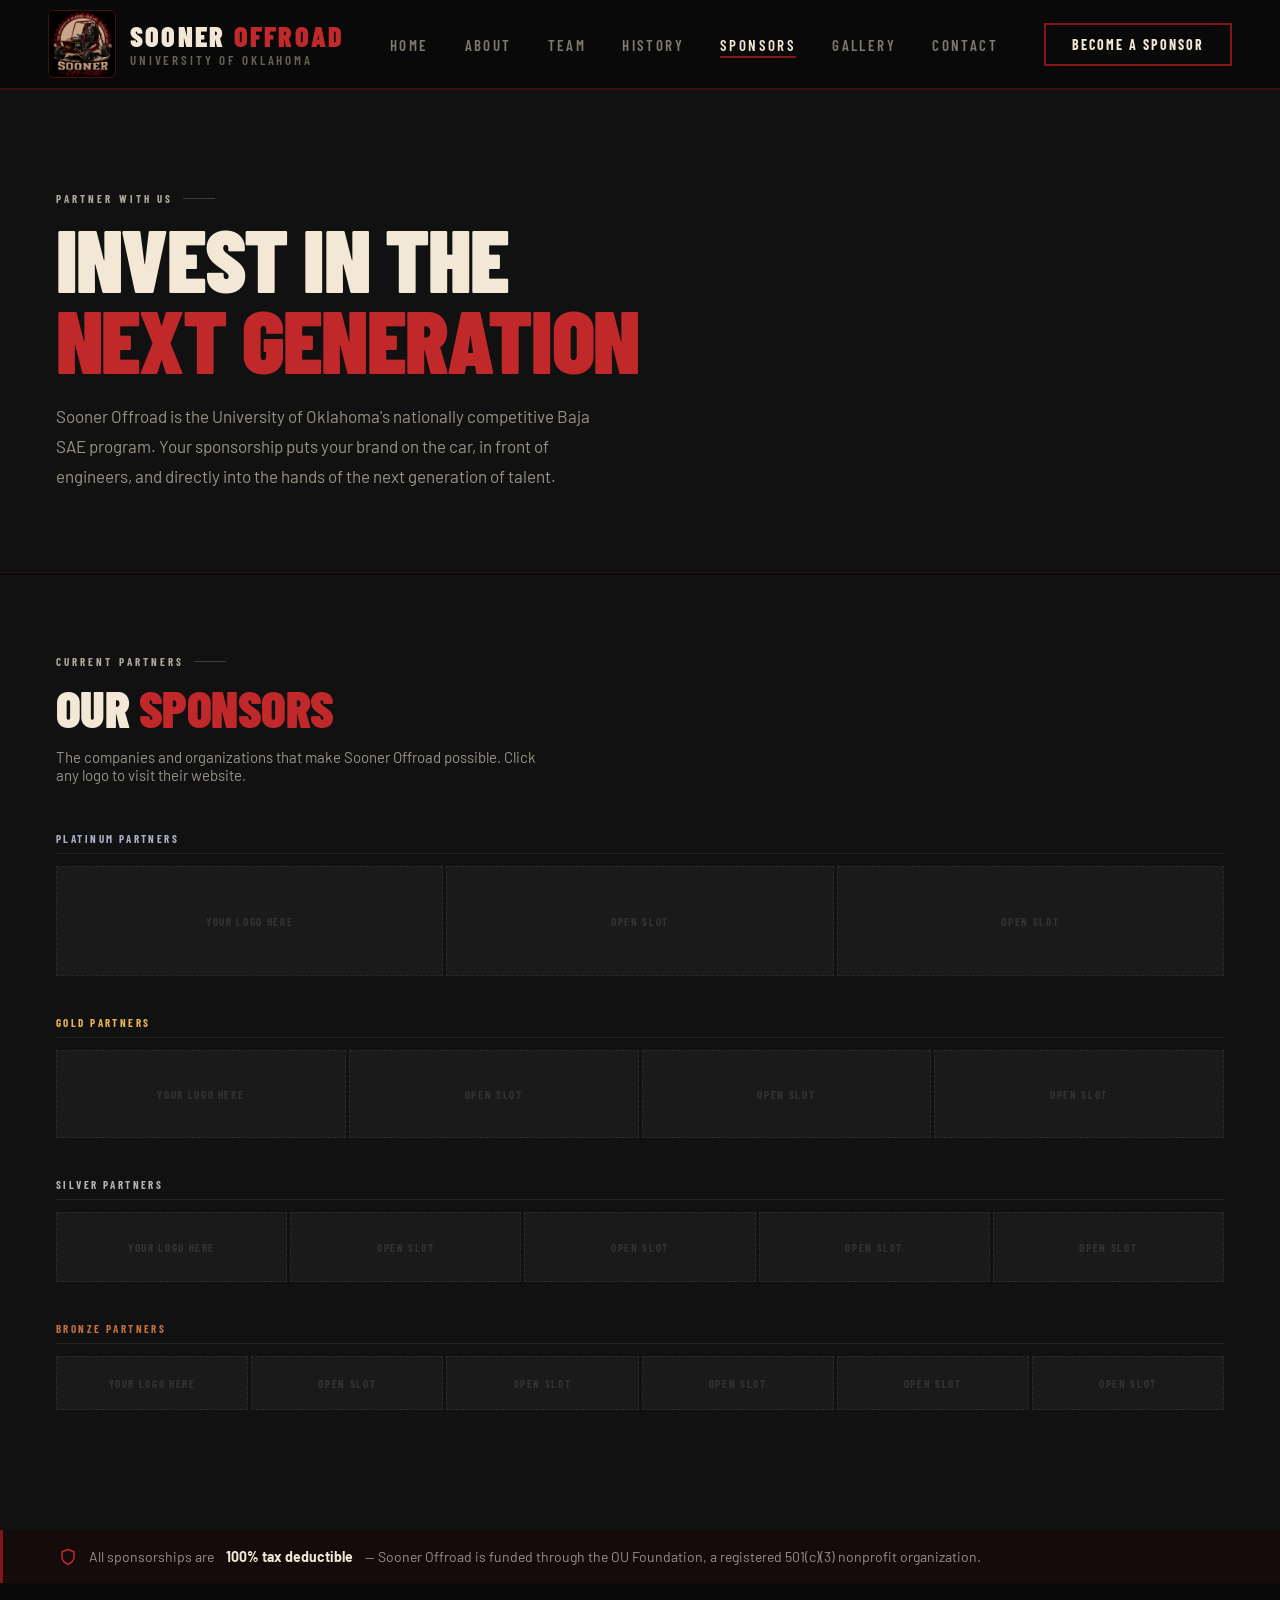
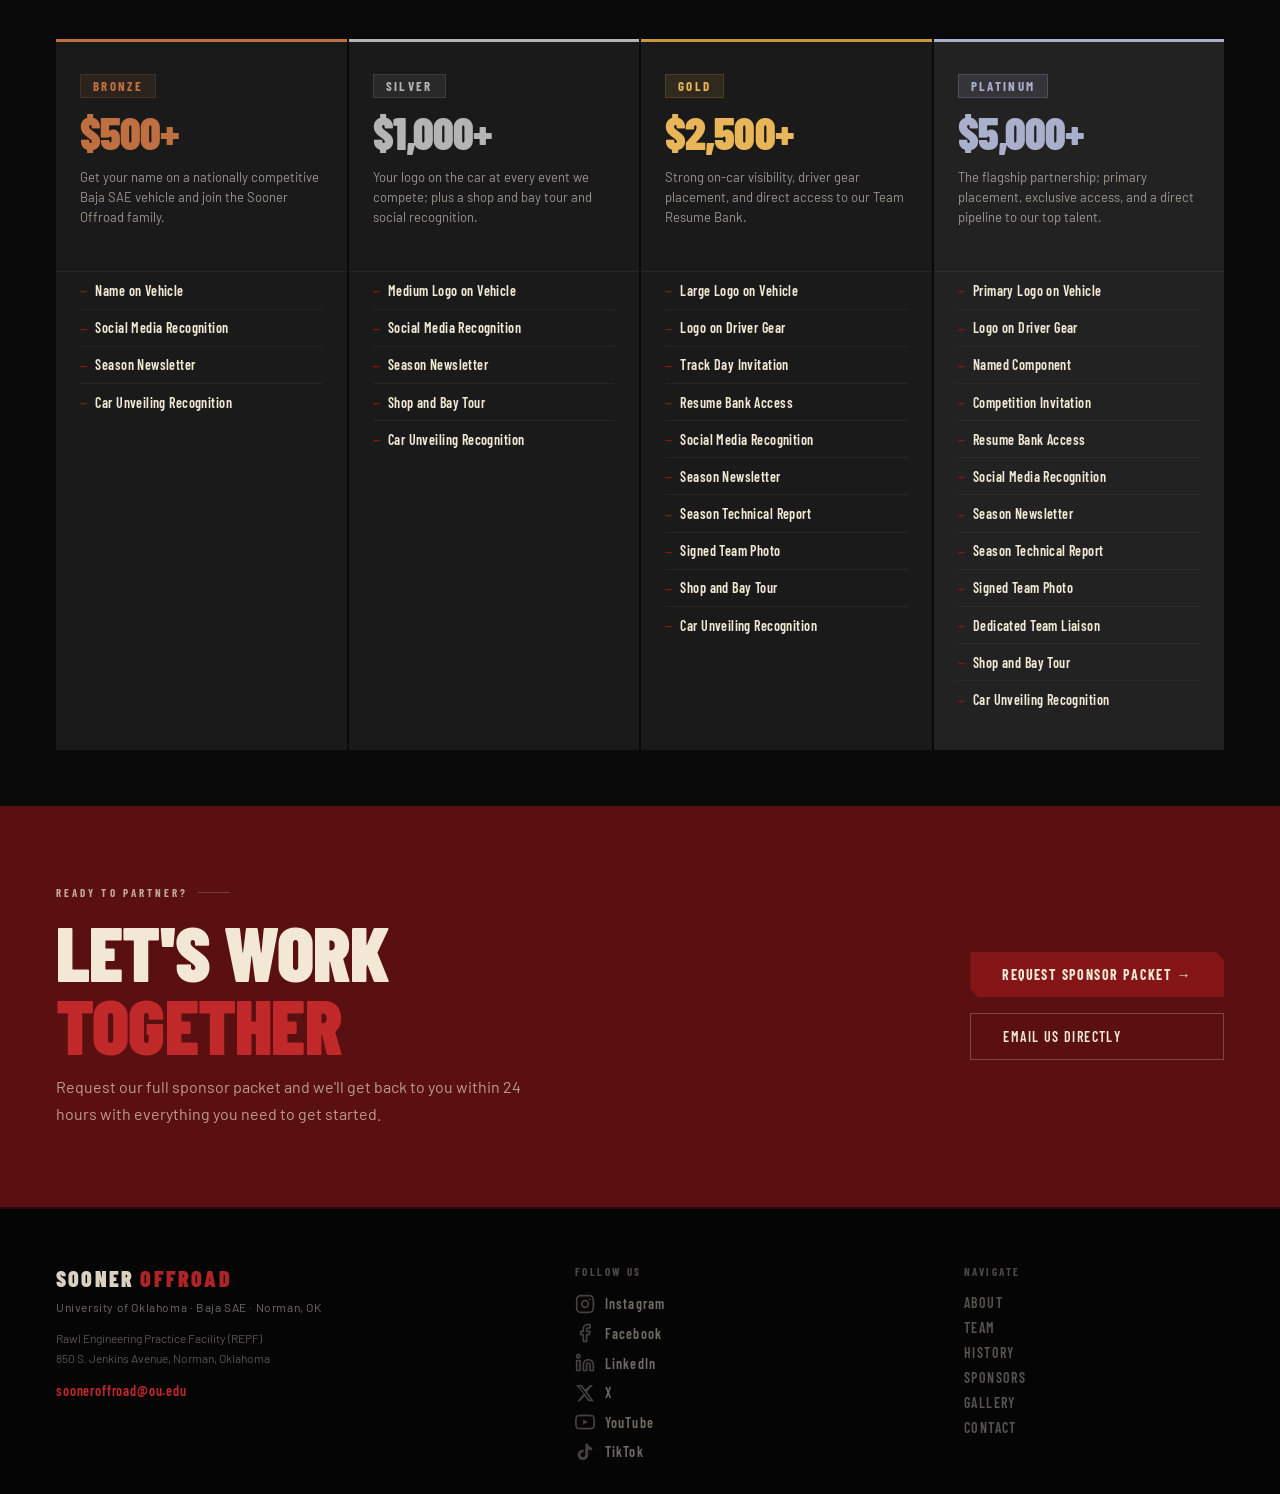
<file: sponsors.html>
<!DOCTYPE html>
<html lang="en">
<head>
  <meta charset="UTF-8">
  <meta name="viewport" content="width=device-width, initial-scale=1.0">
  <link rel="icon" type="image/x-icon" href="favicon.ico">
  <title>Sponsors | Sooner Offroad</title>
  <link rel="preconnect" href="https://fonts.googleapis.com">
  <link href="https://fonts.googleapis.com/css2?family=Barlow+Condensed:wght@400;600;700;900&family=Barlow:wght@400;500;600&display=swap" rel="stylesheet">
  <link rel="stylesheet" href="css/style.css">
</head>
<body>

  <nav id="navbar">
    <a class="nav-logo" href="index.html">
      <img src="images/logo.png" alt="Sooner Offroad" class="nav-logo-img">
      <div class="nav-logo-stack">
        <span class="line1">SOONER <span style="color:var(--crimson-light)">OFFROAD</span></span>
        <span class="line2">University of Oklahoma</span>
      </div>
    </a>
    <ul class="nav-links">
      <li><a href="index.html">Home</a></li>
      <li><a href="about.html">About</a></li>
      <li><a href="team.html">Team</a></li>
      <li><a href="history.html">History</a></li>
      <li><a href="sponsors.html" class="active">Sponsors</a></li>
      <li><a href="gallery.html">Gallery</a></li>
      <li><a href="contact.html">Contact</a></li>
    </ul>
    <a class="nav-cta" href="sponsors.html">Become a Sponsor</a>
    <button class="nav-hamburger" id="hamburger">&#9776;</button>
  </nav>

  <div class="nav-drawer" id="navDrawer">
    <a href="index.html">Home</a>
    <a href="about.html">About</a>
    <a href="team.html">Team</a>
    <a href="history.html">History</a>
    <a href="sponsors.html">Sponsors</a>
    <a href="gallery.html">Gallery</a>
    <a href="contact.html">Contact</a>
  </div>

  <!-- PAGE HERO -->
  <div class="page-hero">
    <div class="section-eyebrow">Partner With Us</div>
    <h1>INVEST IN THE<br><em>NEXT GENERATION</em></h1>
    <p>Sooner Offroad is the University of Oklahoma's nationally competitive Baja SAE program. Your sponsorship puts your brand on the car, in front of engineers, and directly into the hands of the next generation of talent.</p>
  </div>

  <!-- CURRENT SPONSORS -->
  <div class="sponsor-current">
    <div class="section-eyebrow">Current Partners</div>
    <h2 class="section-h" style="margin-bottom:1rem;">OUR <em>SPONSORS</em></h2>
    <p style="font-size:15px;color:var(--text2);margin-bottom:3rem;max-width:500px;">The companies and organizations that make Sooner Offroad possible. Click any logo to visit their website.</p>

    <div class="sponsor-logos-section">
      <div class="sponsor-logos-tier-label platinum">Platinum Partners</div>
      <div class="sponsor-logos-row sponsor-logos-platinum">
        <div class="slogo-placeholder">Your Logo Here</div>
        <div class="slogo-placeholder">Open Slot</div>
        <div class="slogo-placeholder">Open Slot</div>
      </div>
    </div>

    <div class="sponsor-logos-section">
      <div class="sponsor-logos-tier-label gold">Gold Partners</div>
      <div class="sponsor-logos-row sponsor-logos-gold">
        <div class="slogo-placeholder">Your Logo Here</div>
        <div class="slogo-placeholder">Open Slot</div>
        <div class="slogo-placeholder">Open Slot</div>
        <div class="slogo-placeholder">Open Slot</div>
      </div>
    </div>

    <div class="sponsor-logos-section">
      <div class="sponsor-logos-tier-label silver">Silver Partners</div>
      <div class="sponsor-logos-row sponsor-logos-silver">
        <div class="slogo-placeholder">Your Logo Here</div>
        <div class="slogo-placeholder">Open Slot</div>
        <div class="slogo-placeholder">Open Slot</div>
        <div class="slogo-placeholder">Open Slot</div>
        <div class="slogo-placeholder">Open Slot</div>
      </div>
    </div>

    <div class="sponsor-logos-section">
      <div class="sponsor-logos-tier-label bronze">Bronze Partners</div>
      <div class="sponsor-logos-row sponsor-logos-bronze">
        <div class="slogo-placeholder">Your Logo Here</div>
        <div class="slogo-placeholder">Open Slot</div>
        <div class="slogo-placeholder">Open Slot</div>
        <div class="slogo-placeholder">Open Slot</div>
        <div class="slogo-placeholder">Open Slot</div>
        <div class="slogo-placeholder">Open Slot</div>
      </div>
    </div>
  </div>

  <!-- TAX BANNER -->
  <div class="sponsor-tax-banner">
    <svg width="18" height="18" viewBox="0 0 24 24" fill="none" stroke="currentColor" stroke-width="2" stroke-linecap="round" stroke-linejoin="round">
      <path d="M12 22s8-4 8-10V5l-8-3-8 3v7c0 6 8 10 8 10z"/>
    </svg>
    All sponsorships are <strong>100% tax deductible</strong> &mdash; Sooner Offroad is funded through the OU Foundation, a registered 501(c)(3) nonprofit organization.
  </div>

  <!-- TIER COLUMNS -->
  <div class="sponsor-tiers-columns">

    <!-- BRONZE -->
    <div class="sponsor-tier-col sponsor-col-bronze">
      <div class="sponsor-col-header">
        <div class="sponsor-tier-badge bronze">Bronze</div>
        <div class="sponsor-tier-price bronze-price">$500+</div>
        <div class="sponsor-tier-tagline">Get your name on a nationally competitive Baja SAE vehicle and join the Sooner Offroad family.</div>
      </div>
      <ul class="sponsor-col-perks">
        <li>Name on Vehicle</li>
        <li>Social Media Recognition</li>
        <li>Season Newsletter</li>
        <li>Car Unveiling Recognition</li>
      </ul>
    </div>

    <!-- SILVER -->
    <div class="sponsor-tier-col sponsor-col-silver">
      <div class="sponsor-col-header">
        <div class="sponsor-tier-badge silver">Silver</div>
        <div class="sponsor-tier-price silver-price">$1,000+</div>
        <div class="sponsor-tier-tagline">Your logo on the car at every event we compete; plus a shop and bay tour and social recognition.</div>
      </div>
      <ul class="sponsor-col-perks">
        <li>Medium Logo on Vehicle</li>
        <li>Social Media Recognition</li>
        <li>Season Newsletter</li>
        <li>Shop and Bay Tour</li>
        <li>Car Unveiling Recognition</li>
      </ul>
    </div>

    <!-- GOLD -->
    <div class="sponsor-tier-col sponsor-col-gold">
      <div class="sponsor-col-header">
        <div class="sponsor-tier-badge gold">Gold</div>
        <div class="sponsor-tier-price gold-price">$2,500+</div>
        <div class="sponsor-tier-tagline">Strong on-car visibility, driver gear placement, and direct access to our Team Resume Bank.</div>
      </div>
      <ul class="sponsor-col-perks">
        <li>Large Logo on Vehicle</li>
        <li>Logo on Driver Gear</li>
        <li>Track Day Invitation</li>
        <li>Resume Bank Access</li>
        <li>Social Media Recognition</li>
        <li>Season Newsletter</li>
        <li>Season Technical Report</li>
        <li>Signed Team Photo</li>
        <li>Shop and Bay Tour</li>
        <li>Car Unveiling Recognition</li>
      </ul>
    </div>

    <!-- PLATINUM -->
    <div class="sponsor-tier-col sponsor-col-platinum">
      <div class="sponsor-col-header">
        <div class="sponsor-tier-badge platinum">Platinum</div>
        <div class="sponsor-tier-price platinum-price">$5,000+</div>
        <div class="sponsor-tier-tagline">The flagship partnership; primary placement, exclusive access, and a direct pipeline to our top talent.</div>
      </div>
      <ul class="sponsor-col-perks">
        <li>Primary Logo on Vehicle</li>
        <li>Logo on Driver Gear</li>
        <li>Named Component</li>
        <li>Competition Invitation</li>
        <li>Resume Bank Access</li>
        <li>Social Media Recognition</li>
        <li>Season Newsletter</li>
        <li>Season Technical Report</li>
        <li>Signed Team Photo</li>
        <li>Dedicated Team Liaison</li>
        <li>Shop and Bay Tour</li>
        <li>Car Unveiling Recognition</li>
      </ul>
    </div>

  </div>

  <!-- CTA -->
  <div class="sponsor-cta-section">
    <div class="sponsor-cta-inner">
      <div>
        <div class="section-eyebrow">Ready to Partner?</div>
        <h2 class="section-h" style="font-size:clamp(48px,6vw,80px);margin-bottom:0.75rem;">LET'S WORK<br><em>TOGETHER</em></h2>
        <p>Request our full sponsor packet and we'll get back to you within 24 hours with everything you need to get started.</p>
      </div>
      <div class="sponsor-cta-actions">
        <a class="btn-fill" href="contact.html">Request Sponsor Packet &rarr;</a>
        <a class="btn-ghost" href="mailto:sooneroffroad@ou.edu">Email Us Directly</a>
      </div>
    </div>
  </div>

  <footer>
    <div class="footer-left">
      <div class="footer-logo">SOONER <span>OFFROAD</span></div>
      <div class="footer-tagline">University of Oklahoma · Baja SAE · Norman, OK</div>
      <div class="footer-address">
        Rawl Engineering Practice Facility (REPF)<br>
        850 S. Jenkins Avenue, Norman, Oklahoma
      </div>
      <a class="footer-email" href="mailto:sooneroffroad@ou.edu">sooneroffroad@ou.edu</a>
    </div>
    <div class="footer-middle">
      <div class="footer-social-label">Follow Us</div>
      <div class="footer-social">
        <a class="footer-social-link" href="https://www.instagram.com/sooneroffroad/" target="_blank" aria-label="Instagram">
          <svg width="20" height="20" viewBox="0 0 24 24" fill="none" stroke="currentColor" stroke-width="2" stroke-linecap="round" stroke-linejoin="round"><rect x="2" y="2" width="20" height="20" rx="5" ry="5"/><circle cx="12" cy="12" r="4"/><circle cx="17.5" cy="6.5" r="1" fill="currentColor" stroke="none"/></svg>
          Instagram
        </a>
        <a class="footer-social-link" href="https://www.facebook.com/SoonerOffRoad" target="_blank" aria-label="Facebook">
          <svg width="20" height="20" viewBox="0 0 24 24" fill="none" stroke="currentColor" stroke-width="2" stroke-linecap="round" stroke-linejoin="round"><path d="M18 2h-3a5 5 0 0 0-5 5v3H7v4h3v8h4v-8h3l1-4h-4V7a1 1 0 0 1 1-1h3z"/></svg>
          Facebook
        </a>
        <a class="footer-social-link" href="https://www.linkedin.com/company/sooner-off-road/" target="_blank" aria-label="LinkedIn">
          <svg width="20" height="20" viewBox="0 0 24 24" fill="none" stroke="currentColor" stroke-width="2" stroke-linecap="round" stroke-linejoin="round"><path d="M16 8a6 6 0 0 1 6 6v7h-4v-7a2 2 0 0 0-2-2 2 2 0 0 0-2 2v7h-4v-7a6 6 0 0 1 6-6z"/><rect x="2" y="9" width="4" height="12"/><circle cx="4" cy="4" r="2"/></svg>
          LinkedIn
        </a>
        <a class="footer-social-link" href="https://x.com/SoonerOffroad" target="_blank" aria-label="X">
          <svg width="20" height="20" viewBox="0 0 24 24" fill="currentColor" stroke="none"><path d="M18.244 2.25h3.308l-7.227 8.26 8.502 11.24H16.17l-4.714-6.231-5.401 6.231H2.747l7.73-8.835L1.254 2.25H8.08l4.253 5.622 5.911-5.622zm-1.161 17.52h1.833L7.084 4.126H5.117z"/></svg>
          X
        </a>
        <a class="footer-social-link" href="https://www.youtube.com/@sooneroff-road1823" target="_blank" aria-label="YouTube">
          <svg width="20" height="20" viewBox="0 0 24 24" fill="none" stroke="currentColor" stroke-width="2" stroke-linecap="round" stroke-linejoin="round"><path d="M22.54 6.42a2.78 2.78 0 0 0-1.95-1.96C18.88 4 12 4 12 4s-6.88 0-8.59.46A2.78 2.78 0 0 0 1.46 6.42 29 29 0 0 0 1 12a29 29 0 0 0 .46 5.58 2.78 2.78 0 0 0 1.95 1.95C5.12 20 12 20 12 20s6.88 0 8.59-.47a2.78 2.78 0 0 0 1.95-1.95A29 29 0 0 0 23 12a29 29 0 0 0-.46-5.58z"/><polygon points="9.75 15.02 15.5 12 9.75 8.98 9.75 15.02" fill="currentColor" stroke="none"/></svg>
          YouTube
        </a>
        <a class="footer-social-link" href="https://www.tiktok.com/@sooneroffroad" target="_blank" aria-label="TikTok">
          <svg width="20" height="20" viewBox="0 0 24 24" fill="currentColor" stroke="none"><path d="M19.59 6.69a4.83 4.83 0 0 1-3.77-4.25V2h-3.45v13.67a2.89 2.89 0 0 1-2.88 2.5 2.89 2.89 0 0 1-2.89-2.89 2.89 2.89 0 0 1 2.89-2.89c.28 0 .54.04.79.1V9.01a6.33 6.33 0 0 0-.79-.05 6.34 6.34 0 0 0-6.34 6.34 6.34 6.34 0 0 0 6.34 6.34 6.34 6.34 0 0 0 6.33-6.34V8.69a8.18 8.18 0 0 0 4.78 1.52V6.75a4.85 4.85 0 0 1-1.01-.06z"/></svg>
          TikTok
        </a>
      </div>
    </div>
    <div class="footer-right">
      <div class="footer-nav-label">Navigate</div>
      <nav class="footer-nav">
        <a href="about.html">About</a>
        <a href="team.html">Team</a>
        <a href="history.html">History</a>
        <a href="sponsors.html">Sponsors</a>
        <a href="gallery.html">Gallery</a>
        <a href="contact.html">Contact</a>
      </nav>
    </div>
  </footer>

  <script src="js/main.js"></script>
</body>
</html>
</file>
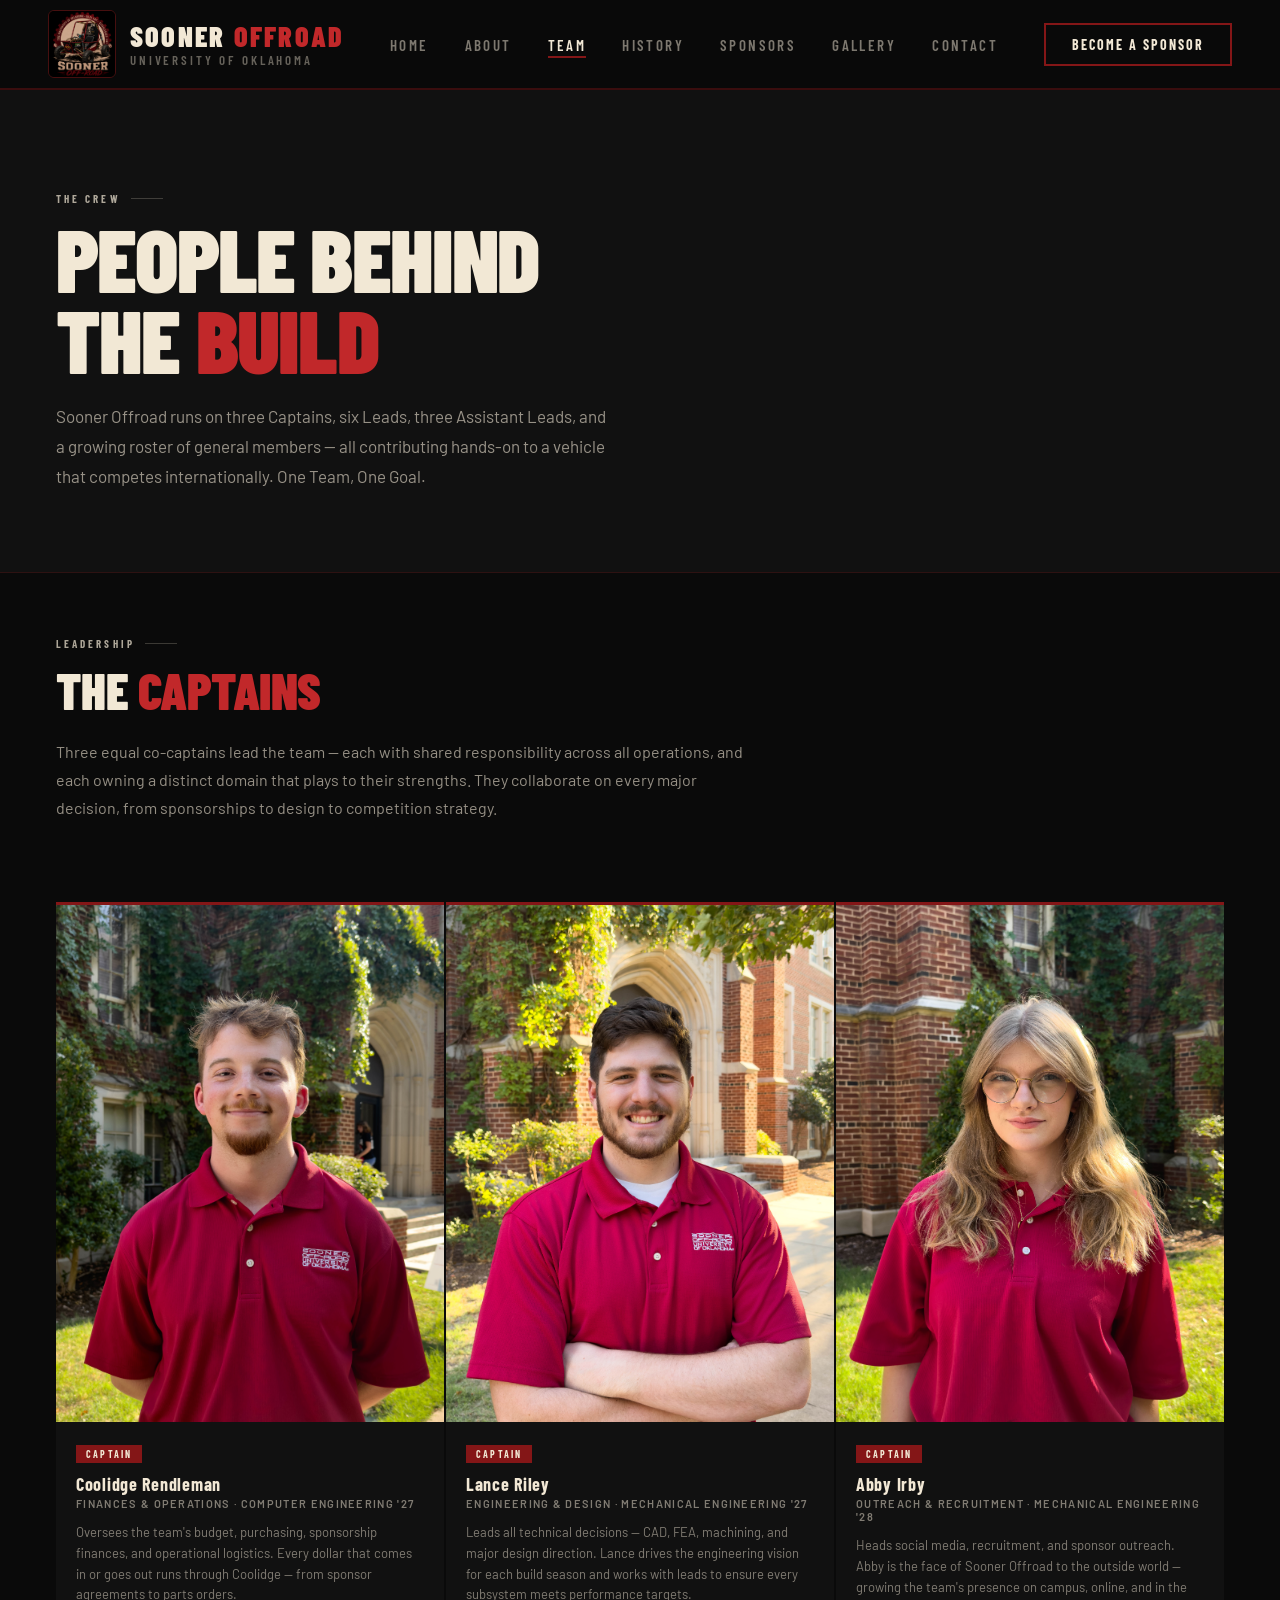
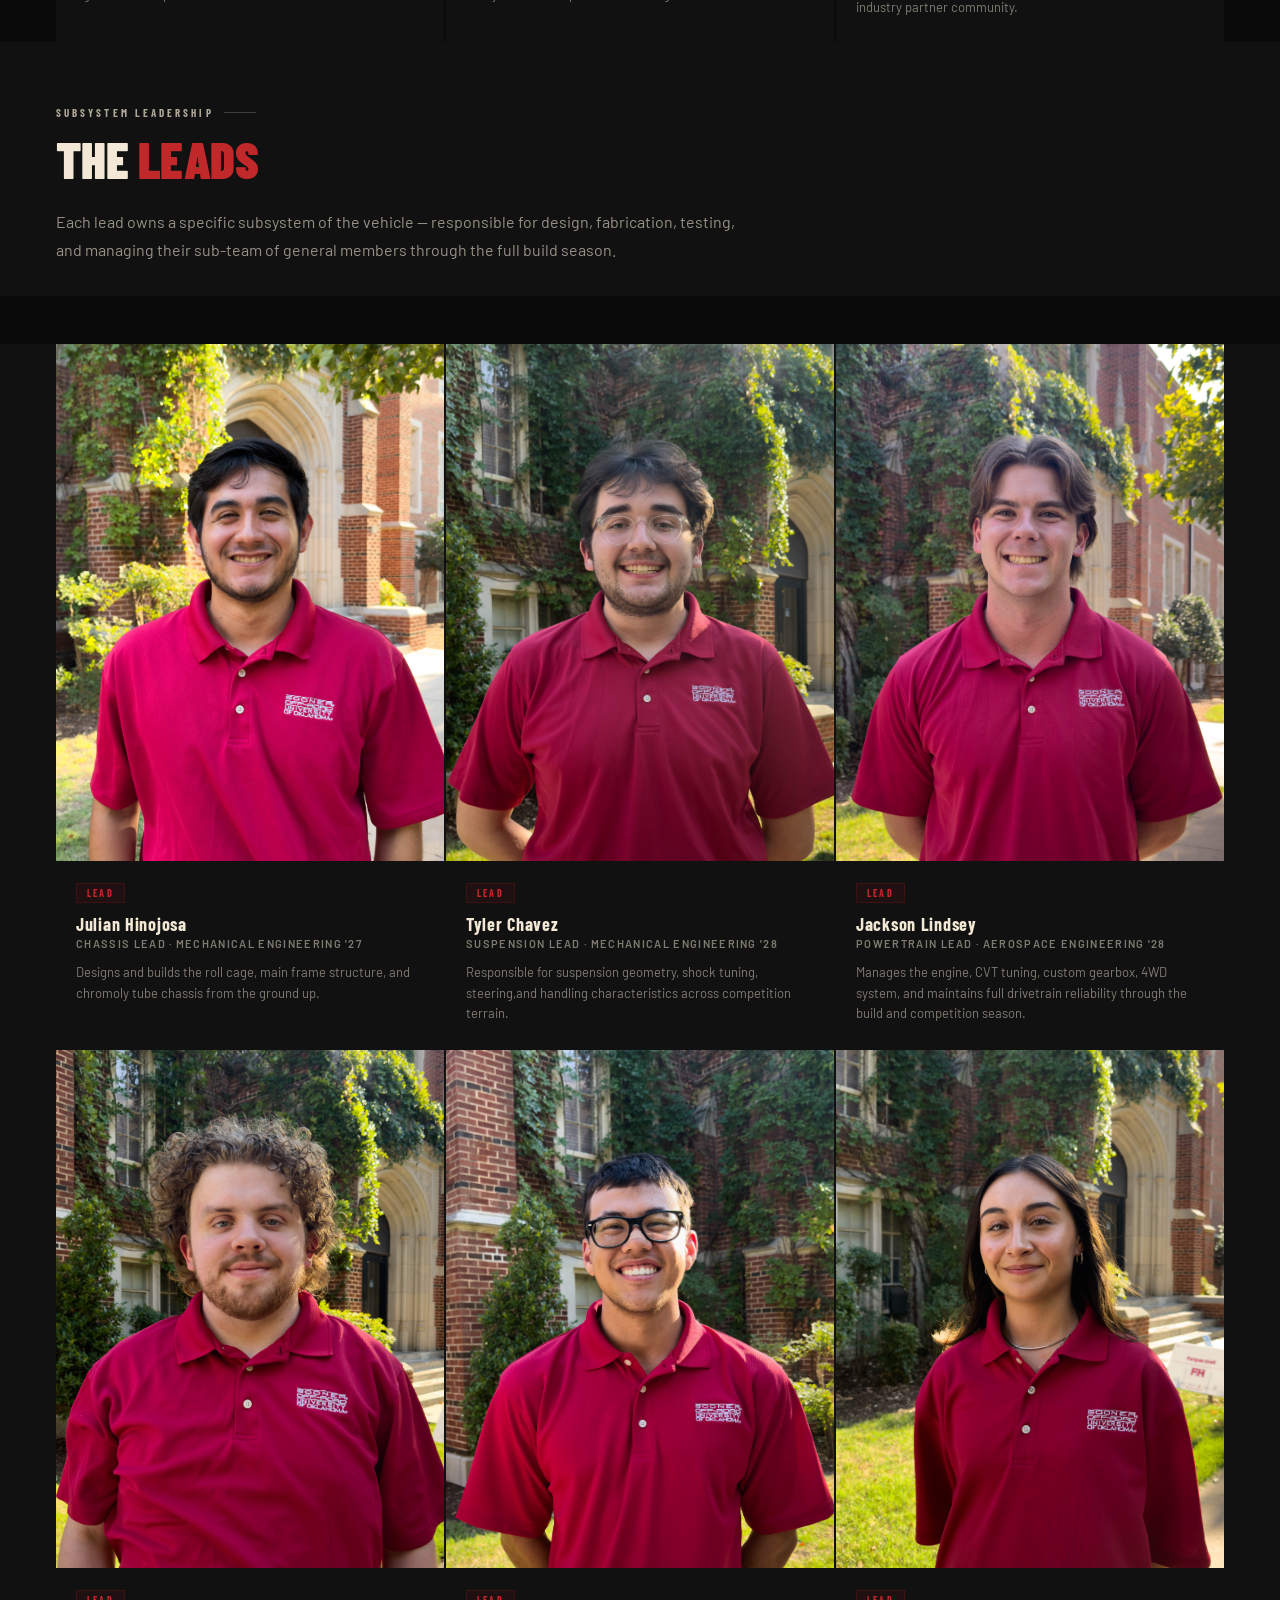
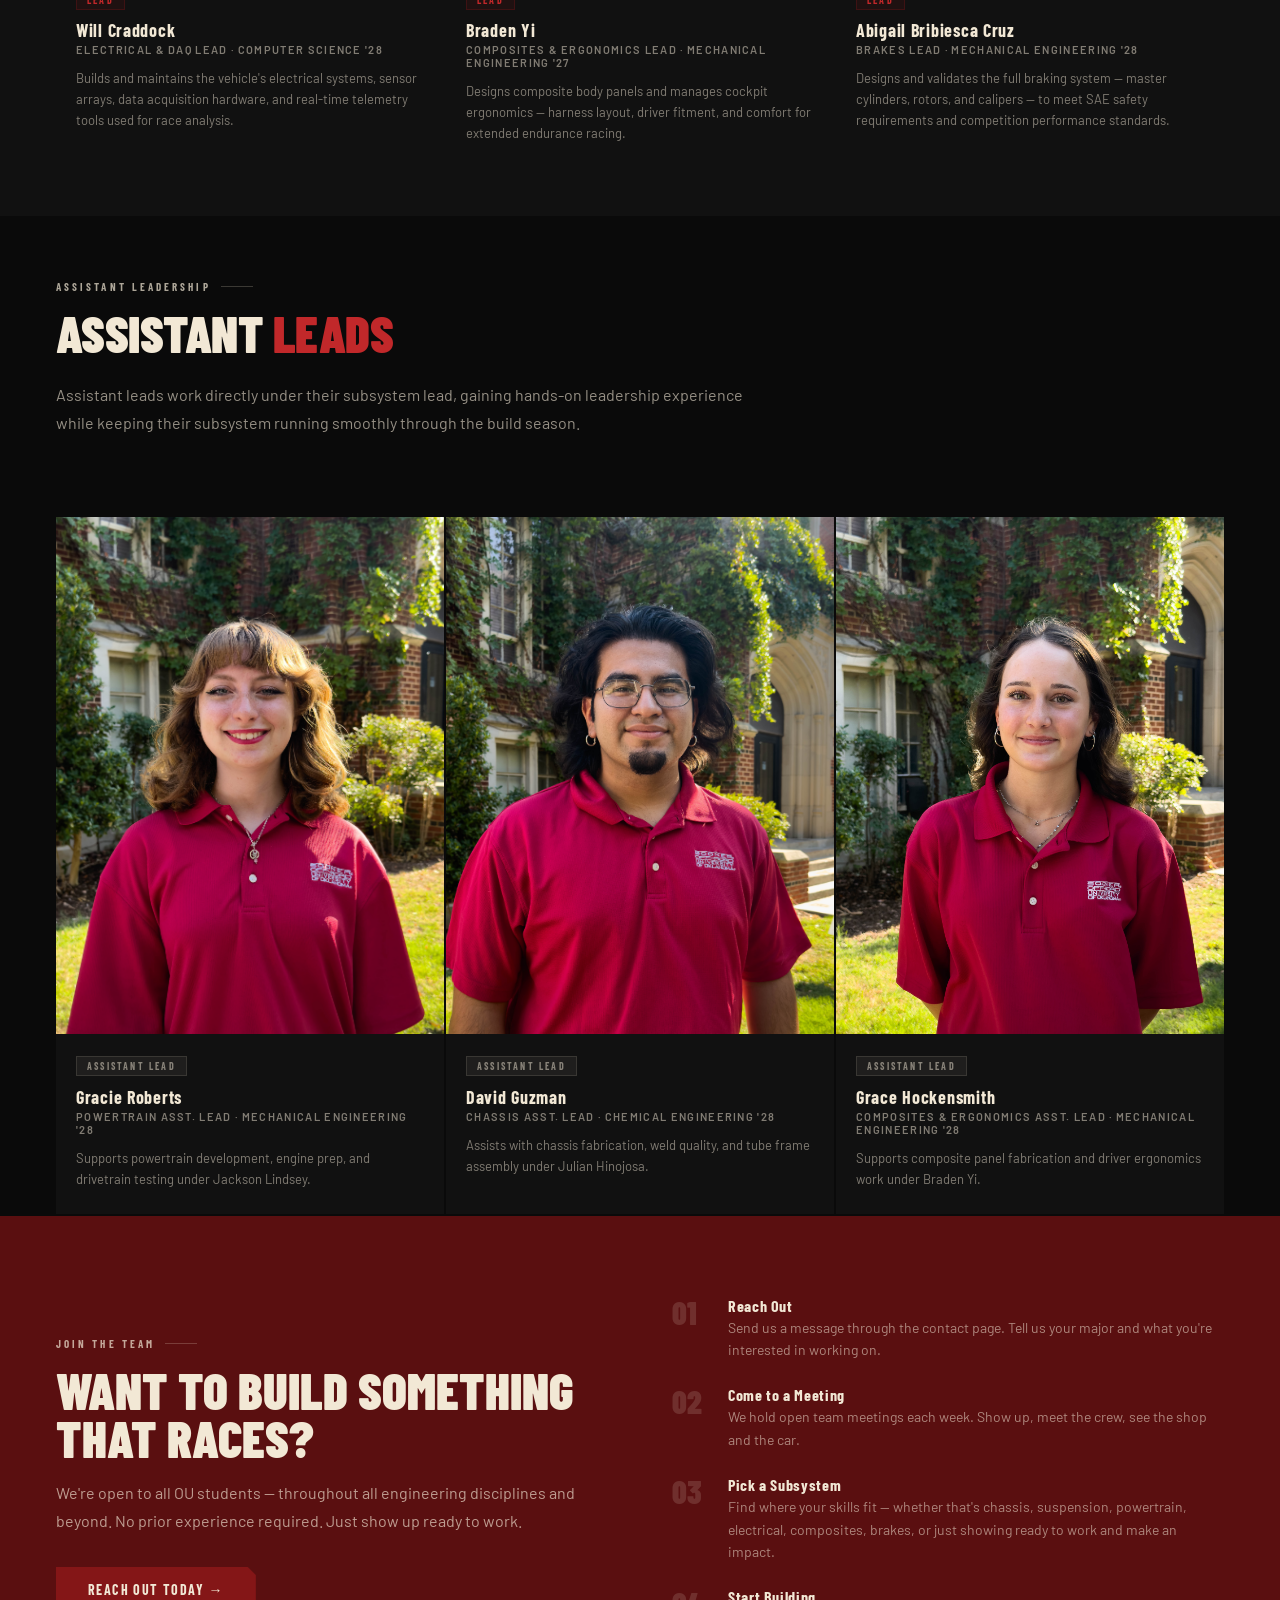
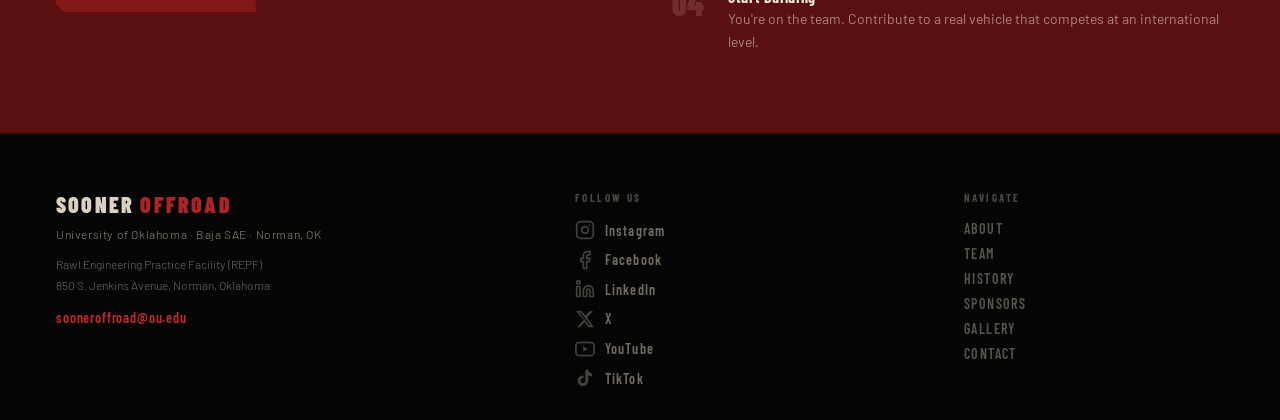
<file: team.html>
<!DOCTYPE html>
<html lang="en">
<head>
  <meta charset="UTF-8">
  <meta name="viewport" content="width=device-width, initial-scale=1.0">
  <link rel="icon" type="image/x-icon" href="favicon.ico">
  <title>Team | Sooner Offroad</title>
  <link rel="preconnect" href="https://fonts.googleapis.com">
  <link href="https://fonts.googleapis.com/css2?family=Barlow+Condensed:wght@400;600;700;900&family=Barlow:wght@400;500;600&display=swap" rel="stylesheet">
  <link rel="stylesheet" href="css/style.css">
</head>
<body>

  <nav id="navbar">
    <a class="nav-logo" href="index.html">
      <img src="images/logo.png" alt="Sooner Offroad" class="nav-logo-img">
      <div class="nav-logo-stack">
        <span class="line1">SOONER <span style="color:var(--crimson-light)">OFFROAD</span></span>
        <span class="line2">University of Oklahoma</span>
      </div>
    </a>
    <ul class="nav-links">
      <li><a href="index.html">Home</a></li>
      <li><a href="about.html">About</a></li>
      <li><a href="team.html" class="active">Team</a></li>
      <li><a href="history.html">History</a></li>
      <li><a href="sponsors.html">Sponsors</a></li>
      <li><a href="gallery.html">Gallery</a></li>
      <li><a href="contact.html">Contact</a></li>
    </ul>
    <a class="nav-cta" href="sponsors.html">Become a Sponsor</a>
    <button class="nav-hamburger" id="hamburger">&#9776;</button>
  </nav>

  <div class="nav-drawer" id="navDrawer">
    <a href="index.html">Home</a>
    <a href="about.html">About</a>
    <a href="team.html">Team</a>
    <a href="history.html">History</a>
    <a href="sponsors.html">Sponsors</a>
    <a href="gallery.html">Gallery</a>
    <a href="contact.html">Contact</a>
  </div>

  <!-- PAGE HERO -->
  <div class="page-hero">
    <div class="section-eyebrow">The Crew</div>
    <h1>PEOPLE BEHIND<br>THE <em>BUILD</em></h1>
    <p>Sooner Offroad runs on three Captains, six Leads, three Assistant Leads, and a growing roster of general members — all contributing hands-on to a vehicle that competes internationally. One Team, One Goal.</p>
  </div>

  <!-- CAPTAINS -->
  <div class="team-tier-header">
    <div class="section-eyebrow">Leadership</div>
    <h2 class="section-h">THE <em>CAPTAINS</em></h2>
    <p class="team-tier-desc">Three equal co-captains lead the team — each with shared responsibility across all operations, and each owning a distinct domain that plays to their strengths. They collaborate on every major decision, from sponsorships to design to competition strategy.</p>
  </div>

  <div class="team-grid team-captains">

    <div class="team-card team-card-captain">
      <div class="team-card-photo">
        <img src="images/team/Coolidge_Final.jpg" alt="Coolidge Rendleman" loading="lazy">
      </div>
      <div class="team-card-info">
        <div class="team-card-captain-badge">Captain</div>
        <div class="team-card-name">Coolidge Rendleman</div>
        <div class="team-card-role">Finances &amp; Operations · Computer Engineering '27</div>
        <div class="team-card-desc">Oversees the team's budget, purchasing, sponsorship finances, and operational logistics. Every dollar that comes in or goes out runs through Coolidge — from sponsor agreements to parts orders.</div>
      </div>
    </div>

    <div class="team-card team-card-captain">
      <div class="team-card-photo">
        <img src="images/team/Lance_Final.jpg" alt="Lance Riley" loading="lazy">
      </div>
      <div class="team-card-info">
        <div class="team-card-captain-badge">Captain</div>
        <div class="team-card-name">Lance Riley</div>
        <div class="team-card-role">Engineering &amp; Design · Mechanical Engineering '27</div>
        <div class="team-card-desc">Leads all technical decisions — CAD, FEA, machining, and major design direction. Lance drives the engineering vision for each build season and works with leads to ensure every subsystem meets performance targets.</div>
      </div>
    </div>

    <div class="team-card team-card-captain">
      <div class="team-card-photo">
        <img src="images/team/Abby_Final.jpg" alt="Abby Irby" loading="lazy">
      </div>
      <div class="team-card-info">
        <div class="team-card-captain-badge">Captain</div>
        <div class="team-card-name">Abby Irby</div>
        <div class="team-card-role">Outreach &amp; Recruitment · Mechanical Engineering '28</div>
        <div class="team-card-desc">Heads social media, recruitment, and sponsor outreach. Abby is the face of Sooner Offroad to the outside world — growing the team's presence on campus, online, and in the industry partner community.</div>
      </div>
    </div>

  </div>

  <!-- LEADS -->
  <div class="team-tier-header" style="background: var(--dark-2);">
    <div class="section-eyebrow">Subsystem Leadership</div>
    <h2 class="section-h">THE <em>LEADS</em></h2>
    <p class="team-tier-desc">Each lead owns a specific subsystem of the vehicle — responsible for design, fabrication, testing, and managing their sub-team of general members through the full build season.</p>
  </div>

<div class="team-grid team-leads" style="background: var(--dark-2); padding-bottom: 3rem;">

    <div class="team-card">
      <div class="team-card-photo">
        <img src="images/team/Julian_Final.jpg" alt="Julian Hinojosa" loading="lazy">
      </div>
      <div class="team-card-info">
        <div class="team-card-tier-badge">Lead</div>
        <div class="team-card-name">Julian Hinojosa</div>
        <div class="team-card-role">Chassis Lead · Mechanical Engineering '27</div>
        <div class="team-card-desc">Designs and builds the roll cage, main frame structure, and chromoly tube chassis from the ground up.</div>
      </div>
    </div>

    <div class="team-card">
      <div class="team-card-photo">
        <img src="images/team/Tyler_Final.jpg" alt="Tyler Chavez" loading="lazy">
      </div>
      <div class="team-card-info">
        <div class="team-card-tier-badge">Lead</div>
        <div class="team-card-name">Tyler Chavez</div>
        <div class="team-card-role">Suspension Lead · Mechanical Engineering '28</div>
        <div class="team-card-desc">Responsible for suspension geometry, shock tuning, steering,and handling characteristics across competition terrain.</div>
      </div>
    </div>

    <div class="team-card">
      <div class="team-card-photo">
        <img src="images/team/Jackson_Final.jpg" alt="Jackson Lindsey" loading="lazy">
      </div>
      <div class="team-card-info">
        <div class="team-card-tier-badge">Lead</div>
        <div class="team-card-name">Jackson Lindsey</div>
        <div class="team-card-role">Powertrain Lead · Aerospace Engineering '28</div>
        <div class="team-card-desc">Manages the engine, CVT tuning, custom gearbox, 4WD system, and maintains full drivetrain reliability through the build and competition season.</div>
      </div>
    </div>

    <div class="team-card">
      <div class="team-card-photo">
        <img src="images/team/Will_Final.jpg" alt="Will Craddock" loading="lazy">
      </div>
      <div class="team-card-info">
        <div class="team-card-tier-badge">Lead</div>
        <div class="team-card-name">Will Craddock</div>
        <div class="team-card-role">Electrical &amp; DAQ Lead · Computer Science '28</div>
        <div class="team-card-desc">Builds and maintains the vehicle's electrical systems, sensor arrays, data acquisition hardware, and real-time telemetry tools used for race analysis.</div>
      </div>
    </div>

    <div class="team-card">
      <div class="team-card-photo">
        <img src="images/team/Braden_Final.jpg" alt="Braden Yi" loading="lazy">
      </div>
      <div class="team-card-info">
        <div class="team-card-tier-badge">Lead</div>
        <div class="team-card-name">Braden Yi</div>
        <div class="team-card-role">Composites &amp; Ergonomics Lead · Mechanical Engineering '27</div>
        <div class="team-card-desc">Designs composite body panels and manages cockpit ergonomics — harness layout, driver fitment, and comfort for extended endurance racing.</div>
      </div>
    </div>

    <div class="team-card">
      <div class="team-card-photo">
        <img src="images/team/Abi_Final.jpg" alt="Abigail Bribiesca Cruz" loading="lazy">
      </div>
      <div class="team-card-info">
        <div class="team-card-tier-badge">Lead</div>
        <div class="team-card-name">Abigail Bribiesca Cruz</div>
        <div class="team-card-role">Brakes Lead · Mechanical Engineering '28</div>
        <div class="team-card-desc">Designs and validates the full braking system — master cylinders, rotors, and calipers — to meet SAE safety requirements and competition performance standards.</div>
      </div>
    </div>

  </div>

  <!-- ASSISTANT LEADS -->
  <div class="team-tier-header">
    <div class="section-eyebrow">Assistant Leadership</div>
    <h2 class="section-h">ASSISTANT <em>LEADS</em></h2>
    <p class="team-tier-desc">Assistant leads work directly under their subsystem lead, gaining hands-on leadership experience while keeping their subsystem running smoothly through the build season.</p>
  </div>

  <div class="team-grid team-assistants">

    <div class="team-card">
      <div class="team-card-photo">
        <img src="images/team/Gracie_Final.jpg" alt="Gracie Roberts" loading="lazy">
      </div>
      <div class="team-card-info">
        <div class="team-card-asst-badge">Assistant Lead</div>
        <div class="team-card-name">Gracie Roberts</div>
        <div class="team-card-role">Powertrain Asst. Lead · Mechanical Engineering '28</div>
        <div class="team-card-desc">Supports powertrain development, engine prep, and drivetrain testing under Jackson Lindsey.</div>
      </div>
    </div>

    <div class="team-card">
      <div class="team-card-photo">
        <img src="images/team/David_Final.jpg" alt="David Guzman" loading="lazy">
      </div>
      <div class="team-card-info">
        <div class="team-card-asst-badge">Assistant Lead</div>
        <div class="team-card-name">David Guzman</div>
        <div class="team-card-role">Chassis Asst. Lead · Chemical Engineering '28</div>
        <div class="team-card-desc">Assists with chassis fabrication, weld quality, and tube frame assembly under Julian Hinojosa.</div>
      </div>
    </div>

    <div class="team-card">
      <div class="team-card-photo">
        <img src="images/team/Grace_Final.jpg" alt="Grace Hockensmith" loading="lazy">
      </div>
      <div class="team-card-info">
        <div class="team-card-asst-badge">Assistant Lead</div>
        <div class="team-card-name">Grace Hockensmith</div>
        <div class="team-card-role">Composites &amp; Ergonomics Asst. Lead · Mechanical Engineering '28</div>
        <div class="team-card-desc">Supports composite panel fabrication and driver ergonomics work under Braden Yi.</div>
      </div>
    </div>

  </div>

  <!-- JOIN SECTION -->
  <div class="team-join-section">
    <div>
      <div class="section-eyebrow">Join the Team</div>
      <h2>WANT TO BUILD SOMETHING THAT <em style="color:var(--cream);font-style:normal">RACES?</em></h2>
      <p>We're open to all OU students — throughout all engineering disciplines and beyond. No prior experience required. Just show up ready to work.</p>
      <a class="btn-fill" href="contact.html">Reach Out Today →</a>
    </div>
    <div class="join-steps">
      <div class="join-step">
        <div class="join-step-num">01</div>
        <div class="join-step-text">
          <strong>Reach Out</strong>
          <p>Send us a message through the contact page. Tell us your major and what you're interested in working on.</p>
        </div>
      </div>
      <div class="join-step">
        <div class="join-step-num">02</div>
        <div class="join-step-text">
          <strong>Come to a Meeting</strong>
          <p>We hold open team meetings each week. Show up, meet the crew, see the shop and the car.</p>
        </div>
      </div>
      <div class="join-step">
        <div class="join-step-num">03</div>
        <div class="join-step-text">
          <strong>Pick a Subsystem</strong>
          <p>Find where your skills fit — whether that's chassis, suspension, powertrain, electrical, composites, brakes, or just showing ready to work and make an impact.</p>
        </div>
      </div>
      <div class="join-step">
        <div class="join-step-num">04</div>
        <div class="join-step-text">
          <strong>Start Building</strong>
          <p>You're on the team. Contribute to a real vehicle that competes at an international level.</p>
        </div>
      </div>
    </div>
  </div>

  <footer>
    <div class="footer-left">
      <div class="footer-logo">SOONER <span>OFFROAD</span></div>
      <div class="footer-tagline">University of Oklahoma · Baja SAE · Norman, OK</div>
      <div class="footer-address">
        Rawl Engineering Practice Facility (REPF)<br>
        850 S. Jenkins Avenue, Norman, Oklahoma
      </div>
      <a class="footer-email" href="mailto:sooneroffroad@ou.edu">sooneroffroad@ou.edu</a>
    </div>
    <div class="footer-middle">
      <div class="footer-social-label">Follow Us</div>
      <div class="footer-social">
        <a class="footer-social-link" href="https://www.instagram.com/sooneroffroad/" target="_blank" aria-label="Instagram">
          <svg width="20" height="20" viewBox="0 0 24 24" fill="none" stroke="currentColor" stroke-width="2" stroke-linecap="round" stroke-linejoin="round">
            <rect x="2" y="2" width="20" height="20" rx="5" ry="5"/>
            <circle cx="12" cy="12" r="4"/>
            <circle cx="17.5" cy="6.5" r="1" fill="currentColor" stroke="none"/>
          </svg>
          Instagram
        </a>
        <a class="footer-social-link" href="https://www.facebook.com/SoonerOffRoad" target="_blank" aria-label="Facebook">
          <svg width="20" height="20" viewBox="0 0 24 24" fill="none" stroke="currentColor" stroke-width="2" stroke-linecap="round" stroke-linejoin="round">
            <path d="M18 2h-3a5 5 0 0 0-5 5v3H7v4h3v8h4v-8h3l1-4h-4V7a1 1 0 0 1 1-1h3z"/>
          </svg>
          Facebook
        </a>
        <a class="footer-social-link" href="https://www.linkedin.com/company/sooner-off-road/" target="_blank" aria-label="LinkedIn">
          <svg width="20" height="20" viewBox="0 0 24 24" fill="none" stroke="currentColor" stroke-width="2" stroke-linecap="round" stroke-linejoin="round">
            <path d="M16 8a6 6 0 0 1 6 6v7h-4v-7a2 2 0 0 0-2-2 2 2 0 0 0-2 2v7h-4v-7a6 6 0 0 1 6-6z"/>
            <rect x="2" y="9" width="4" height="12"/>
            <circle cx="4" cy="4" r="2"/>
          </svg>
          LinkedIn
        </a>
        <a class="footer-social-link" href="https://x.com/SoonerOffroad" target="_blank" aria-label="X / Twitter">
          <svg width="20" height="20" viewBox="0 0 24 24" fill="currentColor" stroke="none">
            <path d="M18.244 2.25h3.308l-7.227 8.26 8.502 11.24H16.17l-4.714-6.231-5.401 6.231H2.747l7.73-8.835L1.254 2.25H8.08l4.253 5.622 5.911-5.622zm-1.161 17.52h1.833L7.084 4.126H5.117z"/>
          </svg>
          X
        </a>
        <a class="footer-social-link" href="https://www.youtube.com/@sooneroff-road1823" target="_blank" aria-label="YouTube">
          <svg width="20" height="20" viewBox="0 0 24 24" fill="none" stroke="currentColor" stroke-width="2" stroke-linecap="round" stroke-linejoin="round">
            <path d="M22.54 6.42a2.78 2.78 0 0 0-1.95-1.96C18.88 4 12 4 12 4s-6.88 0-8.59.46A2.78 2.78 0 0 0 1.46 6.42 29 29 0 0 0 1 12a29 29 0 0 0 .46 5.58 2.78 2.78 0 0 0 1.95 1.95C5.12 20 12 20 12 20s6.88 0 8.59-.47a2.78 2.78 0 0 0 1.95-1.95A29 29 0 0 0 23 12a29 29 0 0 0-.46-5.58z"/>
            <polygon points="9.75 15.02 15.5 12 9.75 8.98 9.75 15.02" fill="currentColor" stroke="none"/>
          </svg>
          YouTube
        </a>
        <a class="footer-social-link" href="https://www.tiktok.com/@sooneroffroad" target="_blank" aria-label="TikTok">
          <svg width="20" height="20" viewBox="0 0 24 24" fill="currentColor" stroke="none">
            <path d="M19.59 6.69a4.83 4.83 0 0 1-3.77-4.25V2h-3.45v13.67a2.89 2.89 0 0 1-2.88 2.5 2.89 2.89 0 0 1-2.89-2.89 2.89 2.89 0 0 1 2.89-2.89c.28 0 .54.04.79.1V9.01a6.33 6.33 0 0 0-.79-.05 6.34 6.34 0 0 0-6.34 6.34 6.34 6.34 0 0 0 6.34 6.34 6.34 6.34 0 0 0 6.33-6.34V8.69a8.18 8.18 0 0 0 4.78 1.52V6.75a4.85 4.85 0 0 1-1.01-.06z"/>
          </svg>
          TikTok
        </a>
      </div>
    </div>
    <div class="footer-right">
      <div class="footer-nav-label">Navigate</div>
      <nav class="footer-nav">
        <a href="about.html">About</a>
        <a href="team.html">Team</a>
        <a href="history.html">History</a>
        <a href="sponsors.html">Sponsors</a>
        <a href="gallery.html">Gallery</a>
        <a href="contact.html">Contact</a>
      </nav>
    </div>
  </footer>

  <script src="js/main.js"></script>
</body>
</html>
</file>
<file: css/style.css>
/* ============================================
   RESET & VARIABLES
   ============================================ */
*, *::before, *::after {
  box-sizing: border-box;
  margin: 0;
  padding: 0;
}

:root {
  --crimson: #841617;
  --crimson-dark: #5a0f10;
  --crimson-light: #c1282a;
  --gold: #c8973a;
  --gold-light: #e8b558;
  --cream: #f2e8d5;
  --cream-dim: rgba(242, 232, 213, 0.6);
  --dark: #0a0a0a;
  --dark-2: #111111;
  --dark-3: #1a1a1a;
  --dark-4: #222222;
  --muted: #444;
  --muted2: #777;
  --text: #f2e8d5;
  --text2: rgba(242, 232, 213, 0.6);
}

html {
  scroll-behavior: smooth;
}

body {
  font-family: 'Barlow', sans-serif;
  background: var(--dark);
  color: var(--text);
  overflow-x: hidden;
}

img {
  max-width: 100%;
  display: block;
}

/* ============================================
   PHOTO PLACEHOLDERS
   ============================================ */
.photo-slot {
  background: var(--dark-3);
  display: flex;
  flex-direction: column;
  align-items: center;
  justify-content: center;
  width: 100%;
  height: 100%;
  border: 1.5px dashed rgba(132, 22, 23, 0.3);
  position: relative;
  overflow: hidden;
  min-height: 200px;
}

.photo-slot-inner {
  text-align: center;
  padding: 1.5rem;
  z-index: 1;
}

.photo-slot-icon {
  font-size: 28px;
  margin-bottom: 0.75rem;
  opacity: 0.35;
}

.photo-slot-label {
  font-family: 'Barlow Condensed', sans-serif;
  font-weight: 700;
  font-size: 12px;
  letter-spacing: 0.15em;
  text-transform: uppercase;
  color: var(--crimson-light);
  margin-bottom: 0.4rem;
}

.photo-slot-hint {
  font-size: 11px;
  color: var(--muted2);
  line-height: 1.5;
  max-width: 200px;
}

/* ============================================
   SHARED TYPOGRAPHY
   ============================================ */
.section-eyebrow {
  font-family: 'Barlow Condensed', sans-serif;
  font-size: 11px;
  font-weight: 700;
  letter-spacing: 0.28em;
  text-transform: uppercase;
  color: var(--cream);
  display: flex;
  align-items: center;
  gap: 10px;
  margin-bottom: 1rem;
  opacity: 0.7;
}

.section-eyebrow::after {
  content: '';
  flex: 0 0 32px;
  height: 1px;
  background: var(--cream);
  opacity: 0.3;
}

.section-h {
  font-family: 'Barlow Condensed', sans-serif;
  font-weight: 900;
  font-size: clamp(36px, 4vw, 56px);
  line-height: 0.95;
  letter-spacing: -0.01em;
  margin-bottom: 1.5rem;
  color: var(--cream);
}

.section-h em {
  color: var(--crimson-light);
  font-style: normal;
}

.page-hero {
  padding: 12rem 3.5rem 5rem;
  background: var(--dark-2);
  border-bottom: 1px solid rgba(132, 22, 23, 0.25);
}

.page-hero .section-eyebrow {
  margin-bottom: 0.75rem;
}

.page-hero h1 {
  font-family: 'Barlow Condensed', sans-serif;
  font-weight: 900;
  font-size: clamp(52px, 7vw, 96px);
  line-height: 0.9;
  letter-spacing: -0.02em;
  color: var(--cream);
}

.page-hero h1 em {
  color: var(--crimson-light);
  font-style: normal;
}

.page-hero p {
  font-size: 17px;
  color: var(--text2);
  line-height: 1.75;
  max-width: 560px;
  margin-top: 1.5rem;
}

/* ============================================
   BUTTONS
   ============================================ */
.btn-fill {
  font-family: 'Barlow Condensed', sans-serif;
  font-size: 14px;
  font-weight: 700;
  letter-spacing: 0.1em;
  text-transform: uppercase;
  text-decoration: none;
  padding: 14px 32px;
  background: var(--crimson);
  color: var(--cream);
  border: none;
  cursor: pointer;
  display: inline-block;
  -webkit-clip-path: polygon(0 0, calc(100% - 8px) 0, 100% 8px, 100% 100%, 8px 100%, 0 calc(100% - 8px));
  clip-path: polygon(0 0, calc(100% - 8px) 0, 100% 8px, 100% 100%, 8px 100%, 0 calc(100% - 8px));
  transition: background 0.2s;
}

.btn-fill:hover {
  background: var(--crimson-light);
}

.btn-ghost {
  font-family: 'Barlow Condensed', sans-serif;
  font-size: 14px;
  font-weight: 600;
  letter-spacing: 0.1em;
  text-transform: uppercase;
  text-decoration: none;
  padding: 14px 32px;
  color: var(--cream);
  border: 1px solid rgba(242, 232, 213, 0.25);
  display: inline-block;
  transition: border-color 0.2s, background 0.2s;
}

.btn-ghost:hover {
  border-color: var(--cream);
  background: rgba(242, 232, 213, 0.05);
}

/* ============================================
   NAV
   ============================================ */
#navbar {
  position: fixed;
  top: 0; left: 0; right: 0;
  z-index: 100;
  display: flex;
  align-items: center;
  justify-content: space-between;
  padding: 0 3rem;
  height: 90px;
  background: rgba(10, 10, 10, 0.98);
  -webkit-backdrop-filter: blur(12px);
  backdrop-filter: blur(12px);
  border-bottom: 2px solid rgba(132, 22, 23, 0.4);
}

.nav-logo {
  text-decoration: none;
  display: flex;
  align-items: center;
  gap: 14px;
  flex-shrink: 0;
}

.nav-logo-img {
  height: 68px;
  width: 68px;
  object-fit: cover;
  object-position: top center;
  display: block;
  border-radius: 6px;
  flex-shrink: 0;
  border: 1px solid rgba(132, 22, 23, 0.5);
}

.nav-logo-stack {
  display: flex;
  flex-direction: column;
  line-height: 1;
  gap: 4px;
}

.nav-logo-stack .line1 {
  font-family: 'Barlow Condensed', sans-serif;
  font-weight: 900;
  font-size: 28px;
  letter-spacing: 0.08em;
  color: var(--cream);
}

.nav-logo-stack .line1 span {
  color: var(--crimson-light);
}

.nav-logo-stack .line2 {
  font-family: 'Barlow Condensed', sans-serif;
  font-weight: 600;
  font-size: 13px;
  letter-spacing: 0.22em;
  text-transform: uppercase;
  color: rgba(242, 232, 213, 0.4);
}

.nav-links {
  display: flex;
  gap: 2.25rem;
  list-style: none;
}

.nav-links a {
  font-family: 'Barlow Condensed', sans-serif;
  font-size: 15px;
  font-weight: 600;
  letter-spacing: 0.16em;
  text-transform: uppercase;
  color: rgba(242, 232, 213, 0.5);
  text-decoration: none;
  transition: color 0.2s;
  padding-bottom: 2px;
}

.nav-links a:hover {
  color: var(--cream);
}

.nav-links a.active {
  color: var(--cream);
  border-bottom: 2px solid var(--crimson);
}

.nav-cta {
  font-family: 'Barlow Condensed', sans-serif;
  font-size: 14px;
  font-weight: 700;
  letter-spacing: 0.14em;
  text-transform: uppercase;
  text-decoration: none;
  padding: 11px 26px;
  border: 2px solid var(--crimson);
  color: var(--cream);
  transition: all 0.2s;
  flex-shrink: 0;
}

.nav-cta:hover {
  background: var(--crimson);
  color: var(--cream);
}

.nav-hamburger {
  display: none;
  background: none;
  border: none;
  color: var(--cream);
  font-size: 26px;
  cursor: pointer;
}

/* Mobile nav drawer */
.nav-drawer {
  display: none;
  position: fixed;
  top: 90px; left: 0; right: 0;
  background: var(--dark-2);
  border-bottom: 1px solid rgba(132, 22, 23, 0.3);
  padding: 1.5rem;
  z-index: 99;
  flex-direction: column;
  gap: 0;
}

.nav-drawer.open {
  display: flex;
}

.nav-drawer a {
  font-family: 'Barlow Condensed', sans-serif;
  font-size: 16px;
  font-weight: 600;
  letter-spacing: 0.14em;
  text-transform: uppercase;
  color: var(--text2);
  text-decoration: none;
  padding: 0.75rem 0;
  border-bottom: 1px solid rgba(242, 232, 213, 0.06);
}

.nav-drawer a:hover {
  color: var(--cream);
}

/* ============================================
   TICKER
   ============================================ */
.ticker {
  background: var(--crimson);
  padding: 9px 0;
  overflow: hidden;
  display: flex;
  white-space: nowrap;
}

.ticker-inner {
  display: inline-flex;
  animation: ticker-scroll 24s linear infinite;
  will-change: transform;
}

.ticker-item {
  font-family: 'Barlow Condensed', sans-serif;
  font-weight: 700;
  font-size: 12px;
  letter-spacing: 0.2em;
  text-transform: uppercase;
  color: var(--cream);
  padding: 0 2.5rem;
  display: flex;
  align-items: center;
  gap: 1rem;
}

.ticker-item::after {
  content: '✦';
  color: rgba(242, 232, 213, 0.35);
  font-size: 7px;
}

@keyframes ticker-scroll {
  from { transform: translateX(0); }
  to   { transform: translateX(-50%); }
}

/* ============================================
   HOME HERO
   ============================================ */
.hero {
  display: grid;
  grid-template-columns: 1fr 1fr;
  height: 100vh;
  min-height: 600px;
  padding-top: 0;
  position: relative;
  z-index: 1;
}

.hero-photo {
  height: 100%;
  overflow: hidden;
}

.hero-photo .photo-slot {
  height: 100%;
  border: none;
  min-height: unset;
}

.hero-photo img {
  width: 100%;
  height: 100%;
  object-fit: cover;
  object-position: center;
}

.hero-content {
  display: flex;
  flex-direction: column;
  justify-content: center;
  padding: 4rem 4rem 4rem 3.5rem;
  background: var(--dark);
  position: relative;
}

.hero-content::before {
  content: '';
  position: absolute;
  left: 0; top: 10%; bottom: 10%;
  width: 3px;
  background: var(--crimson);
}

.eyebrow {
  font-family: 'Barlow Condensed', sans-serif;
  font-size: 11px;
  font-weight: 700;
  letter-spacing: 0.28em;
  text-transform: uppercase;
  color: var(--cream);
  opacity: 0.6;
  display: flex;
  align-items: center;
  gap: 10px;
  margin-bottom: 1.25rem;
}

.eyebrow::before {
  content: '';
  width: 28px;
  height: 1.5px;
  background: var(--crimson);
}

.hero h1 {
  font-family: 'Barlow Condensed', sans-serif;
  font-weight: 900;
  font-size: clamp(52px, 6vw, 88px);
  line-height: 0.9;
  letter-spacing: -0.02em;
  margin-bottom: 1.75rem;
  color: var(--cream);
}

.hero h1 em {
  color: var(--crimson-light);
  font-style: normal;
  display: block;
}

.hero-sub {
  font-size: 16px;
  color: var(--text2);
  line-height: 1.75;
  max-width: 420px;
  margin-bottom: 2.5rem;
  border-left: 2px solid rgba(132, 22, 23, 0.5);
  padding-left: 1.25rem;
}

.hero-actions {
  display: flex;
  gap: 1rem;
  flex-wrap: wrap;
}

.hero-stats {
  display: flex;
  gap: 2.5rem;
  margin-top: 3rem;
  padding-top: 2rem;
  border-top: 1px solid rgba(242, 232, 213, 0.08);
}

.hstat-num {
  font-family: 'Barlow Condensed', sans-serif;
  font-weight: 900;
  font-size: 32px;
  color: var(--cream);
  line-height: 1;
}

.hstat-label {
  font-size: 10px;
  color: rgba(242, 232, 213, 0.4);
  letter-spacing: 0.12em;
  text-transform: uppercase;
  margin-top: 4px;
}

/* Home preview cards */
.home-previews {
  display: grid;
  grid-template-columns: repeat(3, 1fr);
  gap: 2px;
  background: var(--dark-2);
}

.preview-card {
  background: var(--dark-3);
  padding: 2.5rem 2rem;
  text-decoration: none;
  color: var(--text);
  display: flex;
  flex-direction: column;
  gap: 0.75rem;
  border-bottom: 3px solid transparent;
  transition: border-color 0.2s, background 0.2s;
}

.preview-card:hover {
  background: var(--dark-4);
  border-bottom-color: var(--crimson);
}

.preview-card-icon {
  width: 52px;
  height: 52px;
  background: rgba(132, 22, 23, 0.12);
  border: 1px solid rgba(132, 22, 23, 0.25);
  display: flex;
  align-items: center;
  justify-content: center;
  color: var(--crimson-light);
  margin-bottom: 1.25rem;
  flex-shrink: 0;
  transition: background 0.2s;
}

.preview-card:hover .preview-card-icon {
  background: rgba(132, 22, 23, 0.22);
}

.preview-card-label {
  font-family: 'Barlow Condensed', sans-serif;
  font-size: 11px;
  font-weight: 700;
  letter-spacing: 0.2em;
  text-transform: uppercase;
  color: rgba(242, 232, 213, 0.4);
}

.preview-card-title {
  font-family: 'Barlow Condensed', sans-serif;
  font-weight: 900;
  font-size: 24px;
  line-height: 1.1;
  color: var(--cream);
}

.preview-card-desc {
  font-size: 14px;
  color: var(--text2);
  line-height: 1.6;
}

.preview-card-arrow {
  font-family: 'Barlow Condensed', sans-serif;
  font-size: 13px;
  font-weight: 700;
  letter-spacing: 0.1em;
  text-transform: uppercase;
  color: var(--crimson-light);
  margin-top: auto;
  padding-top: 1rem;
}

/* ============================================
   ABOUT PAGE
   ============================================ */
.about-intro {
  display: grid;
  grid-template-columns: 1fr 1fr;
}

.about-text-block {
  padding: 5rem 4rem 5rem 3.5rem;
  display: flex;
  flex-direction: column;
  justify-content: center;
  background: var(--dark);
}

.about-text-block p {
  font-size: 16px;
  line-height: 1.8;
  color: var(--text2);
  margin-bottom: 1.25rem;
}

.about-photo-block {
  min-height: 480px;
}

.about-photo-block .photo-slot {
  height: 100%;
  border: none;
  border-left: 2px solid rgba(132, 22, 23, 0.2);
  min-height: 480px;
}

.about-photo-block img {
  width: 100%;
  height: 100%;
  object-fit: cover;
}

.about-process {
  display: grid;
  grid-template-columns: repeat(3, 1fr);
  gap: 2px;
  margin-top: 2px;
}

.process-card {
  position: relative;
  overflow: hidden;
}

.process-card .photo-slot {
  height: 280px;
  border: none;
  min-height: unset;
}

.process-card img {
  width: 100%;
  height: 280px;
  object-fit: cover;
}

.process-label {
  position: absolute;
  bottom: 0; left: 0; right: 0;
  background: linear-gradient(to top, rgba(10,10,10,0.95) 0%, transparent 100%);
  padding: 2rem 1.5rem 1.25rem;
  font-family: 'Barlow Condensed', sans-serif;
  font-weight: 700;
  font-size: 16px;
  letter-spacing: 0.06em;
  text-transform: uppercase;
  color: var(--cream);
  pointer-events: none;
}

.process-num {
  font-family: 'Barlow Condensed', sans-serif;
  font-weight: 900;
  font-size: 42px;
  color: rgba(132, 22, 23, 0.25);
  line-height: 1;
  margin-bottom: 0.25rem;
}

/* Vehicle section */
.vehicle-layout {
  display: grid;
  grid-template-columns: 2fr 1fr;
  gap: 2px;
  margin-top: 3rem;
  padding: 0 3.5rem;
}

.vehicle-hero-photo .photo-slot {
  height: 520px;
  border: none;
  min-height: unset;
}

.vehicle-hero-photo img {
  width: 100%;
  height: 520px;
  object-fit: cover;
}

.vehicle-side {
  display: flex;
  flex-direction: column;
  gap: 2px;
}

.vehicle-detail-photo .photo-slot {
  height: 240px;
  border: none;
  min-height: unset;
}

.vehicle-detail-photo img {
  width: 100%;
  height: 240px;
  object-fit: cover;
}

.vehicle-specs {
  background: var(--dark-3);
  padding: 2rem 1.75rem;
  border-top: 3px solid var(--crimson);
  flex: 1;
}

.spec-title {
  font-family: 'Barlow Condensed', sans-serif;
  font-weight: 700;
  font-size: 11px;
  letter-spacing: 0.22em;
  text-transform: uppercase;
  color: var(--cream);
  opacity: 0.6;
  margin-bottom: 1.25rem;
}

.spec-row {
  display: flex;
  justify-content: space-between;
  align-items: baseline;
  padding: 7px 0;
  border-bottom: 1px solid rgba(242, 232, 213, 0.06);
  font-size: 13px;
}

.spec-row:last-child {
  border-bottom: none;
}

.spec-key {
  color: rgba(242, 232, 213, 0.45);
}

.spec-val {
  font-weight: 600;
  color: var(--cream);
}

/* ============================================
   TEAM PAGE
   ============================================ */
.team-grid {
  display: grid;
  grid-template-columns: repeat(4, 1fr);
  gap: 2px;
  padding: 0 3.5rem;
  margin-top: 3rem;
}

.team-card {
  background: var(--dark-2);
  overflow: hidden;
}

.team-card-photo {
  aspect-ratio: 3 / 4;
  overflow: hidden;
  background: var(--dark-3);
}

.team-card-photo .photo-slot {
  height: 100%;
  border: none;
  min-height: unset;
}

.team-card-photo img {
  display: block;
  width: 100%;
  height: 100%;
  aspect-ratio: 3 / 4;
  object-fit: cover;
  object-position: center top;
}

.team-card-info {
  padding: 1.25rem 1.25rem 1.5rem;
}

.team-card-name {
  font-family: 'Barlow Condensed', sans-serif;
  font-weight: 700;
  font-size: 18px;
  letter-spacing: 0.04em;
  margin-bottom: 2px;
  color: var(--cream);
}

.team-card-role {
  font-size: 11px;
  font-weight: 600;
  letter-spacing: 0.12em;
  text-transform: uppercase;
  color: rgba(242, 232, 213, 0.5);
  margin-bottom: 0.75rem;
}

.team-card-desc {
  font-size: 13px;
  color: rgba(242, 232, 213, 0.5);
  line-height: 1.6;
}

.team-join-section {
  margin-top: 2px;
  background: var(--crimson-dark);
  padding: 5rem 3.5rem;
  display: grid;
  grid-template-columns: 1fr 1fr;
  gap: 4rem;
  align-items: center;
}

.team-join-section h2 {
  font-family: 'Barlow Condensed', sans-serif;
  font-weight: 900;
  font-size: clamp(36px, 4vw, 52px);
  line-height: 0.95;
  margin-bottom: 1rem;
  color: var(--cream);
}

.team-join-section p {
  font-size: 16px;
  color: rgba(242, 232, 213, 0.65);
  line-height: 1.75;
  margin-bottom: 2rem;
}

.join-steps {
  display: flex;
  flex-direction: column;
  gap: 1.5rem;
}

.join-step {
  display: flex;
  gap: 1.25rem;
  align-items: flex-start;
}

.join-step-num {
  font-family: 'Barlow Condensed', sans-serif;
  font-weight: 900;
  font-size: 32px;
  color: rgba(242, 232, 213, 0.15);
  line-height: 1;
  flex-shrink: 0;
  width: 36px;
}

.join-step-text strong {
  font-family: 'Barlow Condensed', sans-serif;
  font-size: 16px;
  font-weight: 700;
  letter-spacing: 0.04em;
  display: block;
  margin-bottom: 2px;
  color: var(--cream);
}

.join-step-text p {
  font-size: 14px;
  color: rgba(242, 232, 213, 0.55);
  line-height: 1.6;
  margin: 0;
}

/* ============================================
   HISTORY PAGE
   ============================================ */
.history-story {
  display: grid;
  grid-template-columns: 1fr 1fr;
  gap: 0;
  padding: 0 3.5rem;
  margin-top: 3rem;
}

.history-story-text {
  padding-right: 4rem;
}

.history-story-text p {
  font-size: 16px;
  color: var(--text2);
  line-height: 1.8;
  margin-bottom: 1.25rem;
}

.history-story-photo .photo-slot {
  height: 100%;
  min-height: 400px;
  border: none;
  border-left: 2px solid rgba(132, 22, 23, 0.2);
}

.history-story-photo img {
  width: 100%;
  height: 100%;
  min-height: 400px;
  object-fit: cover;
}

.results-timeline {
  padding: 5rem 3.5rem;
  background: var(--dark-2);
}

.timeline {
  margin-top: 3rem;
  display: flex;
  flex-direction: column;
  gap: 2px;
}

.timeline-entry {
  display: grid;
  grid-template-columns: 120px 1fr;
  background: var(--dark-3);
}

.timeline-year {
  background: var(--dark-4);
  padding: 2rem 1.5rem;
  display: flex;
  flex-direction: column;
  justify-content: center;
  border-right: 3px solid var(--crimson);
}

.timeline-year-num {
  font-family: 'Barlow Condensed', sans-serif;
  font-weight: 900;
  font-size: 28px;
  color: var(--cream);
  line-height: 1;
}

.timeline-year-label {
  font-size: 10px;
  letter-spacing: 0.12em;
  text-transform: uppercase;
  color: rgba(242, 232, 213, 0.35);
  margin-top: 3px;
}

.timeline-content {
  padding: 2rem;
  display: flex;
  justify-content: space-between;
  align-items: center;
  gap: 2rem;
}

.timeline-event {
  font-family: 'Barlow Condensed', sans-serif;
  font-weight: 700;
  font-size: 20px;
  margin-bottom: 0.5rem;
  color: var(--cream);
}

.timeline-detail {
  font-size: 14px;
  color: var(--text2);
  line-height: 1.6;
}

.timeline-result {
  text-align: right;
  flex-shrink: 0;
}

.timeline-result-num {
  font-family: 'Barlow Condensed', sans-serif;
  font-weight: 900;
  font-size: 40px;
  color: var(--cream);
  line-height: 1;
}

.timeline-result-label {
  font-size: 10px;
  letter-spacing: 0.12em;
  text-transform: uppercase;
  color: rgba(242, 232, 213, 0.35);
}

/* ============================================
   SPONSORS PAGE
   ============================================ */
.sponsor-tiers {
  display: grid;
  grid-template-columns: repeat(3, 1fr);
  gap: 2px;
  padding: 0 3.5rem;
  margin-top: 3rem;
}

.tier {
  background: var(--dark-2);
  padding: 2.5rem 2rem;
}

.tier.featured {
  background: rgba(132, 22, 23, 0.1);
  border: 1px solid rgba(132, 22, 23, 0.35);
}

.tier-badge {
  display: inline-block;
  font-family: 'Barlow Condensed', sans-serif;
  font-size: 10px;
  font-weight: 700;
  letter-spacing: 0.2em;
  text-transform: uppercase;
  padding: 3px 10px;
  margin-bottom: 1.25rem;
}

.t-bronze {
  background: rgba(160, 100, 50, 0.15);
  color: #c07040;
}

.t-gold {
  background: rgba(200, 151, 58, 0.15);
  color: var(--gold-light);
}

.t-platinum {
  background: rgba(200, 210, 240, 0.08);
  color: #aab0cc;
}

.tier-name {
  font-family: 'Barlow Condensed', sans-serif;
  font-weight: 900;
  font-size: 28px;
  letter-spacing: -0.01em;
  margin-bottom: 0.25rem;
  color: var(--cream);
}

.tier-price {
  font-size: 13px;
  color: rgba(242, 232, 213, 0.4);
  margin-bottom: 1.5rem;
}

.tier-perks {
  list-style: none;
  display: flex;
  flex-direction: column;
  gap: 8px;
  margin-bottom: 2rem;
}

.tier-perks li {
  font-size: 13px;
  color: var(--text2);
  display: flex;
  align-items: flex-start;
  gap: 8px;
  line-height: 1.5;
}

.tier-perks li::before {
  content: '—';
  color: var(--crimson-light);
  flex-shrink: 0;
}

.sponsor-current {
  padding: 5rem 3.5rem;
  background: var(--dark-2);
  margin-top: 2px;
}

.sponsor-current-label {
  font-family: 'Barlow Condensed', sans-serif;
  font-size: 11px;
  font-weight: 700;
  letter-spacing: 0.2em;
  text-transform: uppercase;
  color: rgba(242, 232, 213, 0.3);
  text-align: center;
  margin-bottom: 2rem;
}

.sponsor-logos {
  display: flex;
  flex-wrap: wrap;
  justify-content: center;
  border: 1px solid rgba(242, 232, 213, 0.05);
  margin-bottom: 3rem;
}

.slogo {
  padding: 2rem 3rem;
  border: 1px solid rgba(242, 232, 213, 0.04);
  font-family: 'Barlow Condensed', sans-serif;
  font-weight: 700;
  font-size: 18px;
  letter-spacing: 0.1em;
  color: rgba(242, 232, 213, 0.15);
  text-transform: uppercase;
  min-width: 160px;
  text-align: center;
}

.slogo.active {
  color: rgba(242, 232, 213, 0.5);
}

.sponsor-cta-banner {
  background: var(--dark-3);
  border-left: 3px solid var(--crimson);
  padding: 2.5rem 2rem;
  display: flex;
  align-items: center;
  justify-content: space-between;
  gap: 2rem;
}

.sponsor-cta-banner p {
  font-size: 16px;
  color: var(--text2);
  line-height: 1.6;
  max-width: 500px;
}

.sponsor-intro {
  max-width: 600px;
  margin-bottom: 1rem;
}

.sponsor-intro p {
  font-size: 16px;
  color: var(--text2);
  line-height: 1.75;
  margin-top: 1rem;
}

/* ============================================
   GALLERY PAGE
   ============================================ */
.gallery-grid {
  display: grid;
  grid-template-columns: repeat(3, 1fr);
  gap: 2px;
  padding: 0 3.5rem;
  margin-top: 3rem;
}

.gallery-item {
  position: relative;
  overflow: hidden;
}

.gallery-item .photo-slot {
  height: 280px;
  border: none;
  min-height: unset;
}

.gallery-item img {
  width: 100%;
  height: 280px;
  object-fit: cover;
  display: block;
  transition: transform 0.3s ease;
}

.gallery-item:hover img {
  transform: scale(1.03);
}

.gallery-item-label {
  position: absolute;
  bottom: 0; left: 0; right: 0;
  background: linear-gradient(to top, rgba(10,10,10,0.9) 0%, transparent 100%);
  padding: 1.5rem 1rem 0.75rem;
  font-family: 'Barlow Condensed', sans-serif;
  font-weight: 700;
  font-size: 14px;
  letter-spacing: 0.08em;
  text-transform: uppercase;
  color: var(--cream);
  pointer-events: none;
}

/* ============================================
   CONTACT PAGE
   ============================================ */
.contact-layout {
  display: grid;
  grid-template-columns: 1fr 1fr;
  gap: 6rem;
  padding: 5rem 3.5rem;
}

.contact-left p {
  font-size: 16px;
  color: var(--text2);
  line-height: 1.8;
  margin-bottom: 2rem;
}

.contact-channels {
  display: flex;
  flex-direction: column;
  gap: 1.5rem;
  margin-bottom: 2.5rem;
}

.channel {
  display: flex;
  align-items: center;
  gap: 1.25rem;
  padding: 1.25rem 1.5rem;
  background: var(--dark-3);
  border-left: 3px solid var(--crimson);
}

.channel-icon {
  font-size: 20px;
  flex-shrink: 0;
}

.channel-body {
  flex: 1;
}

.channel-title {
  font-family: 'Barlow Condensed', sans-serif;
  font-weight: 700;
  font-size: 16px;
  letter-spacing: 0.04em;
  margin-bottom: 2px;
  color: var(--cream);
}

.channel-detail {
  font-size: 13px;
  color: rgba(242, 232, 213, 0.4);
}

.channel-link {
  font-family: 'Barlow Condensed', sans-serif;
  font-size: 12px;
  font-weight: 700;
  letter-spacing: 0.1em;
  text-transform: uppercase;
  color: var(--gold);
  text-decoration: none;
  flex-shrink: 0;
}

.channel-link:hover {
  text-decoration: underline;
}

.donate-box {
  background: var(--dark-3);
  border-top: 3px solid var(--gold);
  padding: 2rem;
}

.donate-box h3 {
  font-family: 'Barlow Condensed', sans-serif;
  font-weight: 900;
  font-size: 22px;
  margin-bottom: 0.75rem;
  color: var(--cream);
}

.donate-box p {
  font-size: 14px;
  color: var(--text2);
  line-height: 1.6;
  margin-bottom: 1.25rem;
}

.contact-form {
  display: flex;
  flex-direction: column;
  gap: 1rem;
}

.form-row {
  display: grid;
  grid-template-columns: 1fr 1fr;
  gap: 1rem;
}

.form-group {
  display: flex;
  flex-direction: column;
  gap: 4px;
}

.form-label {
  font-family: 'Barlow Condensed', sans-serif;
  font-size: 11px;
  font-weight: 700;
  letter-spacing: 0.15em;
  text-transform: uppercase;
  color: rgba(242, 232, 213, 0.45);
}

.contact-form input,
.contact-form select,
.contact-form textarea {
  width: 100%;
  background: var(--dark-3);
  border: 1px solid rgba(242, 232, 213, 0.08);
  color: var(--cream);
  font-family: 'Barlow', sans-serif;
  font-size: 14px;
  padding: 12px 14px;
  outline: none;
  transition: border-color 0.2s;
}

.contact-form input:focus,
.contact-form select:focus,
.contact-form textarea:focus {
  border-color: rgba(132, 22, 23, 0.6);
}

.contact-form input::placeholder,
.contact-form textarea::placeholder {
  color: rgba(242, 232, 213, 0.2);
}

.contact-form select {
  -webkit-appearance: none;
  appearance: none;
  cursor: pointer;
  color: var(--cream);
}

.contact-form select option {
  background: var(--dark-3);
  color: var(--cream);
}

.contact-form textarea {
  resize: vertical;
}

/* ============================================
   FOOTER
   ============================================ */
footer {
  background: #050505;
  border-top: 2px solid rgba(132, 22, 23, 0.3);
  padding: 3.5rem 3.5rem 2rem;
  display: grid;
  grid-template-columns: 1.4fr 1fr 0.8fr;
  gap: 4rem;
  align-items: start;
}

/* LEFT */
.footer-left {
  display: flex;
  flex-direction: column;
  gap: 0.6rem;
}

.footer-logo {
  font-family: 'Barlow Condensed', sans-serif;
  font-weight: 900;
  font-size: 22px;
  letter-spacing: 0.1em;
  color: var(--cream);
  opacity: 0.9;
}

.footer-logo span {
  color: var(--crimson-light);
}

.footer-tagline {
  font-size: 12px;
  color: rgba(242, 232, 213, 0.45);
  letter-spacing: 0.05em;
}

.footer-address {
  font-size: 12px;
  color: rgba(242, 232, 213, 0.35);
  line-height: 1.7;
  margin-top: 0.25rem;
}

.footer-email {
  font-family: 'Barlow Condensed', sans-serif;
  font-size: 14px;
  font-weight: 600;
  letter-spacing: 0.06em;
  color: var(--crimson-light);
  text-decoration: none;
  margin-top: 0.25rem;
  transition: color 0.2s;
}

.footer-email:hover {
  color: var(--cream);
}

/* MIDDLE */
.footer-middle {
  display: flex;
  flex-direction: column;
  gap: 1rem;
}

.footer-social-label {
  font-family: 'Barlow Condensed', sans-serif;
  font-size: 11px;
  font-weight: 700;
  letter-spacing: 0.22em;
  text-transform: uppercase;
  color: rgba(242, 232, 213, 0.3);
}

.footer-social {
  display: flex;
  flex-direction: column;
  gap: 0.6rem;
}

.footer-social-link {
  display: flex;
  align-items: center;
  gap: 10px;
  font-family: 'Barlow Condensed', sans-serif;
  font-size: 14px;
  font-weight: 600;
  letter-spacing: 0.08em;
  color: rgba(242, 232, 213, 0.45);
  text-decoration: none;
  transition: color 0.2s;
}

.footer-social-link svg {
  flex-shrink: 0;
  opacity: 0.6;
  transition: opacity 0.2s;
}

.footer-social-link:hover {
  color: var(--cream);
}

.footer-social-link:hover svg {
  opacity: 1;
}

/* RIGHT */
.footer-right {
  display: flex;
  flex-direction: column;
  gap: 1rem;
}

.footer-nav-label {
  font-family: 'Barlow Condensed', sans-serif;
  font-size: 11px;
  font-weight: 700;
  letter-spacing: 0.22em;
  text-transform: uppercase;
  color: rgba(242, 232, 213, 0.3);
}

.footer-nav {
  display: flex;
  flex-direction: column;
  gap: 0.5rem;
}

.footer-nav a {
  font-family: 'Barlow Condensed', sans-serif;
  font-size: 14px;
  font-weight: 600;
  letter-spacing: 0.1em;
  text-transform: uppercase;
  color: rgba(242, 232, 213, 0.35);
  text-decoration: none;
  transition: color 0.2s;
}

.footer-nav a:hover {
  color: var(--cream);
}

/* Footer responsive */
@media (max-width: 900px) {
  footer {
    grid-template-columns: 1fr;
    gap: 2.5rem;
    padding: 2.5rem 1.5rem 2rem;
  }

  .footer-social {
    flex-direction: row;
    flex-wrap: wrap;
    gap: 1rem;
  }

  .footer-nav {
    flex-direction: row;
    flex-wrap: wrap;
    gap: 0.75rem 1.5rem;
  }
}

/* ============================================
   RESPONSIVE
   ============================================ */
@media (max-width: 1024px) {
  .team-grid {
    grid-template-columns: repeat(2, 1fr);
  }
}

@media (max-width: 900px) {
  #navbar {
    padding: 0 1.5rem;
    height: 70px;
  }

  .nav-logo-img {
    height: 48px;
    width: 48px;
  }

  .nav-logo-stack .line1 {
    font-size: 20px;
  }

  .nav-logo-stack .line2 {
    font-size: 11px;
  }

  .nav-links,
  .nav-cta {
    display: none;
  }

  .nav-hamburger {
    display: block;
  }

  .nav-drawer {
    top: 70px;
  }

  .hero {
    grid-template-columns: 1fr;
    height: auto;
    padding-top: 70px;
  }

  .hero-photo {
    height: 55vw;
    min-height: 280px;
  }

  .hero-content {
    padding: 3rem 1.5rem;
  }

  .page-hero {
    padding: 9rem 1.5rem 3rem;
  }

  .about-intro,
  .history-story,
  .team-join-section,
  .contact-layout {
    grid-template-columns: 1fr;
    gap: 0;
  }

  .history-story-text {
    padding-right: 0;
    padding-bottom: 2rem;
  }

  .about-process,
  .home-previews,
  .sponsor-tiers,
  .gallery-grid {
    grid-template-columns: 1fr;
  }

  .team-grid {
    grid-template-columns: 1fr 1fr;
    padding: 0 1.5rem;
  }

  .vehicle-layout {
    grid-template-columns: 1fr;
    padding: 0 1.5rem;
  }

  .sponsor-tiers,
  .gallery-grid {
    padding: 0 1.5rem;
  }

  .results-timeline,
  .sponsor-current,
  .contact-layout {
    padding: 3rem 1.5rem;
  }

  .history-story {
    padding: 0 1.5rem;
  }

  .timeline-entry {
    grid-template-columns: 80px 1fr;
  }

  .timeline-content {
    flex-direction: column;
    align-items: flex-start;
  }

  .timeline-result {
    text-align: left;
  }

  .sponsor-cta-banner {
    flex-direction: column;
    padding: 2rem 1.5rem;
  }

  .form-row {
    grid-template-columns: 1fr;
  }

  footer {
    flex-direction: column;
    gap: 1rem;
    text-align: center;
    padding: 2rem 1.5rem;
  }

  .team-join-section {
    padding: 3rem 1.5rem;
    grid-template-columns: 1fr;
    gap: 2rem;
  }

  .about-text-block {
    padding: 3rem 1.5rem;
  }
}
/* ============================================
   SLIDESHOW
   ============================================ */
.slideshow {
  position: relative;
  width: 100%;
  height: calc(100vh - 90px);
  min-height: 600px;
  overflow: hidden;
  margin-top: 90px;
  background: var(--dark);
  z-index: 1;
}

.slide {
  position: absolute;
  top: 0; left: 0;
  width: 100%;
  height: 100%;
  opacity: 0;
  transition: opacity 0.8s ease;
  pointer-events: none;
}

.slide.active {
  opacity: 1;
  pointer-events: all;
}

/* Photo behind slide */
.slide-photo {
  position: absolute;
  top: 0; left: 0;
  width: 100%;
  height: 100%;
  min-height: unset;
  border: none;
  border-radius: 0;
}

.slide img {
  position: absolute;
  top: 0; left: 0;
  width: 100%;
  height: 100%;
  object-fit: cover;
  object-position: center;
}

/* Dark gradient overlay so text reads clearly */
.slide-overlay {
  position: absolute;
  inset: 0;
  background: linear-gradient(
    to right,
    rgba(10, 10, 10, 0.75) 0%,
    rgba(10, 10, 10, 0.4) 50%,
    rgba(10, 10, 10, 0.2) 100%
  );
  z-index: 1;
}

/* Text content */
.slide-content {
  position: absolute;
  bottom: 15%;
  left: 6%;
  z-index: 2;
}

.slide-title {
  font-family: 'Barlow Condensed', sans-serif;
  font-weight: 900;
  font-size: clamp(72px, 12vw, 160px);
  line-height: 0.85;
  letter-spacing: -0.02em;
  color: var(--cream);
  text-shadow: 0 4px 40px rgba(0, 0, 0, 0.5);
}

.slide-sub {
  font-family: 'Barlow Condensed', sans-serif;
  font-weight: 600;
  font-size: clamp(16px, 2.2vw, 26px);
  letter-spacing: 0.12em;
  text-transform: uppercase;
  color: var(--cream);
  opacity: 0.75;
  margin-top: 0.75rem;
  padding-left: 4px;
  border-left: 3px solid var(--crimson);
  padding-left: 1rem;
}

/* Arrows */
.slide-arrow {
  position: absolute;
  top: 50%;
  transform: translateY(-50%);
  z-index: 10;
  background: rgba(10, 10, 10, 0.5);
  border: 1.5px solid rgba(242, 232, 213, 0.2);
  color: var(--cream);
  font-size: 22px;
  width: 52px;
  height: 52px;
  display: flex;
  align-items: center;
  justify-content: center;
  cursor: pointer;
  transition: background 0.2s, border-color 0.2s;
  -webkit-backdrop-filter: blur(4px);
  backdrop-filter: blur(4px);
}

.slide-arrow:hover {
  background: rgba(132, 22, 23, 0.7);
  border-color: var(--crimson);
}

.slide-arrow-left {
  left: 2rem;
}

.slide-arrow-right {
  right: 2rem;
}

/* Dots */
.slide-dots {
  position: absolute;
  bottom: 2rem;
  left: 50%;
  transform: translateX(-50%);
  display: flex;
  gap: 10px;
  z-index: 10;
}

.slide-dot {
  width: 10px;
  height: 10px;
  border-radius: 50%;
  border: 2px solid rgba(242, 232, 213, 0.4);
  background: transparent;
  cursor: pointer;
  transition: background 0.2s, border-color 0.2s;
  padding: 0;
}

.slide-dot.active {
  background: var(--crimson);
  border-color: var(--crimson);
}

.slide-dot:hover {
  border-color: var(--cream);
}

/* Progress bar at bottom of slide */
.slideshow::after {
  content: '';
  position: absolute;
  bottom: 0;
  left: 0;
  height: 3px;
  background: var(--crimson);
  animation: slide-progress 10s linear infinite;
  z-index: 10;
}

@keyframes slide-progress {
  from { width: 0%; }
  to   { width: 100%; }
}

/* Responsive */
@media (max-width: 900px) {
  .slideshow {
    height: 70vh;
    min-height: 400px;
    padding-top: 70px;
  }

  .slide-title {
    font-size: clamp(56px, 15vw, 90px);
  }

  .slide-content {
    bottom: 18%;
    left: 5%;
  }

  .slide-arrow {
    width: 40px;
    height: 40px;
    font-size: 18px;
  }

  .slide-arrow-left { left: 1rem; }
  .slide-arrow-right { right: 1rem; }
}

/* Portrait/vertical photo handling */
.slide img,
.slide .photo-slot {
  object-position: center top;
}

.hero-photo img {
  width: 100%;
  height: 100%;
  object-fit: cover;
  object-position: center 30%;
  display: block;
}
/* ============================================
   SLIDE COLLAGE — three panel build slide
   ============================================ */
.slide-collage {
  position: absolute;
  top: 0; left: 0;
  width: 100%;
  height: 100%;
  display: grid;
  grid-template-columns: 1fr 1.2fr 1fr;
  gap: 3px;
  z-index: 0;
}

.slide-collage-panel {
  position: relative;
  overflow: hidden;
}

.slide-collage-panel img {
  width: 100%;
  height: 100%;
  object-fit: cover;
  object-position: center;
  display: block;
  transition: transform 0.4s ease;
}

.slide-collage-panel:hover img {
  transform: scale(1.04);
}

/* Center panel slightly taller feel via object position */
.slide-collage-center img {
  object-position: center 40%;
}

.slide-collage-label {
  position: absolute;
  bottom: 0; left: 0; right: 0;
  background: linear-gradient(to top, rgba(10,10,10,0.7) 0%, transparent 100%);
  padding: 1rem 0.75rem 0.5rem;
  font-family: 'Barlow Condensed', sans-serif;
  font-weight: 700;
  font-size: 12px;
  letter-spacing: 0.15em;
  text-transform: uppercase;
  color: rgba(242, 232, 213, 0.7);
  pointer-events: none;
}

/* Make sure overlay sits on top of collage */
.slide .slide-overlay {
  z-index: 1;
}

.slide .slide-content {
  z-index: 2;
}
/* ============================================
   CONTACT PAGE HERO WITH PHOTO
   ============================================ */
.contact-hero {
  position: relative;
  overflow: hidden;
  padding: 12rem 3.5rem 5rem;
  min-height: 400px;
  display: flex;
  flex-direction: column;
  justify-content: flex-end;
}

.contact-hero-bg {
  position: absolute;
  inset: 0;
  z-index: 0;
  min-height: unset;
  border: none;
}

.contact-hero-bg img {
  width: 100%;
  height: 100%;
  object-fit: cover;
  object-position: center 30%;
}

.contact-hero::after {
  content: '';
  position: absolute;
  inset: 0;
  background: linear-gradient(
    to right,
    rgba(10,10,10,0.85) 0%,
    rgba(10,10,10,0.6) 60%,
    rgba(10,10,10,0.3) 100%
  );
  z-index: 1;
}

.contact-hero-content {
  position: relative;
  z-index: 2;
}

.contact-hero-content h1 {
  font-family: 'Barlow Condensed', sans-serif;
  font-weight: 900;
  font-size: clamp(52px, 7vw, 96px);
  line-height: 0.9;
  letter-spacing: -0.02em;
  color: var(--cream);
  margin-bottom: 1rem;
}

.contact-hero-content h1 em {
  color: var(--crimson-light);
  font-style: normal;
}

.contact-hero-content p {
  font-size: 17px;
  color: var(--text2);
  line-height: 1.75;
  max-width: 520px;
  margin-top: 1rem;
}

/* ============================================
   CHANNEL LINK — crimson not gold
   ============================================ */
.channel-link {
  color: var(--crimson-light);
}

/* ============================================
   NEWSLETTER BOX
   ============================================ */
.newsletter-box {
  background: var(--dark-3);
  border-top: 3px solid var(--crimson);
  padding: 2rem;
  margin-top: 1.5rem;
}

.newsletter-icon {
  font-size: 24px;
  margin-bottom: 0.75rem;
  color: var(--crimson-light);
}

.newsletter-box h3 {
  font-family: 'Barlow Condensed', sans-serif;
  font-weight: 900;
  font-size: 22px;
  margin-bottom: 0.5rem;
  color: var(--cream);
}

.newsletter-box h3 em {
  color: var(--crimson-light);
  font-style: normal;
}

.newsletter-box > p {
  font-size: 14px;
  color: var(--text2);
  line-height: 1.6;
  margin-bottom: 1.25rem;
}

.newsletter-form {
  display: flex;
  flex-direction: column;
  gap: 0.75rem;
}

.newsletter-row {
  display: grid;
  grid-template-columns: 1fr 1fr;
  gap: 0.75rem;
}

.newsletter-form input {
  width: 100%;
  background: var(--dark-4);
  border: 1px solid rgba(242, 232, 213, 0.08);
  color: var(--cream);
  font-family: 'Barlow', sans-serif;
  font-size: 14px;
  padding: 11px 14px;
  outline: none;
  transition: border-color 0.2s;
}

.newsletter-form input:focus {
  border-color: rgba(132, 22, 23, 0.6);
}

.newsletter-form input::placeholder {
  color: rgba(242, 232, 213, 0.2);
}

.newsletter-note {
  font-size: 11px;
  color: rgba(242, 232, 213, 0.3);
  margin-top: 0.5rem;
  letter-spacing: 0.04em;
}

/* Contact form header */
.contact-form-header {
  margin-bottom: 2rem;
}

/* Donate box — crimson accent not gold */
.donate-box {
  border-top-color: var(--crimson);
}

@media (max-width: 900px) {
  .contact-hero {
    padding: 9rem 1.5rem 3rem;
  }

  .newsletter-row {
    grid-template-columns: 1fr;
  }
}

/* ============================================
   ABOUT PAGE — STAT CARDS
   ============================================ */
.about-stats {
  display: grid;
  grid-template-columns: repeat(3, 1fr);
  gap: 2px;
  background: var(--dark-2);
  margin-top: 2px;
}

.about-stat-card {
  background: var(--dark-3);
  padding: 2.5rem 2rem;
  border-top: 3px solid var(--crimson);
  display: flex;
  flex-direction: column;
  gap: 0.5rem;
}

.about-stat-icon {
  width: 48px;
  height: 48px;
  background: rgba(132, 22, 23, 0.12);
  border: 1px solid rgba(132, 22, 23, 0.25);
  display: flex;
  align-items: center;
  justify-content: center;
  color: var(--crimson-light);
  margin-bottom: 0.75rem;
}

.about-stat-num {
  font-family: 'Barlow Condensed', sans-serif;
  font-weight: 900;
  font-size: 48px;
  line-height: 1;
  color: var(--cream);
}

.about-stat-label {
  font-family: 'Barlow Condensed', sans-serif;
  font-weight: 700;
  font-size: 14px;
  letter-spacing: 0.06em;
  text-transform: uppercase;
  color: var(--crimson-light);
  line-height: 1.3;
}

.about-stat-desc {
  font-size: 13px;
  color: var(--text2);
  line-height: 1.65;
  margin-top: 0.5rem;
}

/* ============================================
   ABOUT PAGE — BAJA SAE SECTION
   ============================================ */
.about-baja {
  display: grid;
  grid-template-columns: 1fr 1fr;
  gap: 0;
  background: var(--dark);
  margin-top: 2px;
}

.about-baja-text {
  padding: 5rem 4rem 5rem 3.5rem;
}

.about-baja-text p {
  font-size: 16px;
  color: var(--text2);
  line-height: 1.8;
  margin-bottom: 1.25rem;
}

.about-baja-photo {
  min-height: 500px;
}

.about-baja-photo .photo-slot {
  height: 100%;
  border: none;
  border-left: 2px solid rgba(132, 22, 23, 0.2);
  min-height: 500px;
}

.about-baja-photo img {
  width: 100%;
  height: 100%;
  object-fit: cover;
  object-position: center;
}

.baja-events {
  display: grid;
  grid-template-columns: 1fr 1fr;
  gap: 1.25rem;
  margin-top: 1.5rem;
}

.baja-event {
  border-left: 2px solid var(--crimson);
  padding-left: 1rem;
}

.baja-event-name {
  font-family: 'Barlow Condensed', sans-serif;
  font-weight: 700;
  font-size: 15px;
  letter-spacing: 0.05em;
  color: var(--cream);
  margin-bottom: 3px;
}

.baja-event-desc {
  font-size: 13px;
  color: var(--text2);
  line-height: 1.55;
}

/* ============================================
   ABOUT PAGE — CAR HEADER
   ============================================ */
.about-car-header {
  padding: 5rem 3.5rem 2rem;
  background: var(--dark-2);
}

.about-car-header p {
  font-size: 16px;
  color: var(--text2);
  line-height: 1.75;
  max-width: 560px;
  margin-top: 0.75rem;
}

/* Override vehicle-layout background for about page */
.about-car-header + .vehicle-layout {
  padding-bottom: 0;
  background: var(--dark-2);
}

/* ============================================
   ABOUT PAGE RESPONSIVE
   ============================================ */
@media (max-width: 900px) {
  .about-stats {
    grid-template-columns: 1fr;
  }

  .about-baja {
    grid-template-columns: 1fr;
  }

  .about-baja-text {
    padding: 3rem 1.5rem;
  }

  .baja-events {
    grid-template-columns: 1fr;
  }

  .about-car-header {
    padding: 3rem 1.5rem 1.5rem;
  }
}

/* ============================================
   TEAM PAGE — TIER HEADERS & BADGES
   ============================================ */
.team-tier-header {
  padding: 4rem 3.5rem 2rem;
  background: var(--dark);
}

.team-tier-desc {
  font-size: 16px;
  color: var(--text2);
  line-height: 1.75;
  max-width: 700px;
  margin-top: 0.75rem;
}

/* Captain cards — slightly elevated style */
.team-captains {
  grid-template-columns: repeat(3, 1fr);
  background: var(--dark);
  padding-bottom: 0;
}

.team-card-captain {
  border-top: 3px solid var(--crimson);
}

.team-card-captain-badge {
  font-family: 'Barlow Condensed', sans-serif;
  font-size: 10px;
  font-weight: 700;
  letter-spacing: 0.22em;
  text-transform: uppercase;
  color: var(--cream);
  background: var(--crimson);
  display: inline-block;
  padding: 3px 10px;
  margin-bottom: 0.6rem;
}

.team-card-tier-badge {
  font-family: 'Barlow Condensed', sans-serif;
  font-size: 10px;
  font-weight: 700;
  letter-spacing: 0.22em;
  text-transform: uppercase;
  color: var(--crimson-light);
  background: rgba(132, 22, 23, 0.12);
  border: 1px solid rgba(132, 22, 23, 0.3);
  display: inline-block;
  padding: 3px 10px;
  margin-bottom: 0.6rem;
}

.team-card-asst-badge {
  font-family: 'Barlow Condensed', sans-serif;
  font-size: 10px;
  font-weight: 700;
  letter-spacing: 0.22em;
  text-transform: uppercase;
  color: rgba(242, 232, 213, 0.5);
  background: rgba(242, 232, 213, 0.06);
  border: 1px solid rgba(242, 232, 213, 0.12);
  display: inline-block;
  padding: 3px 10px;
  margin-bottom: 0.6rem;
}

/* Assistant grid — 3 columns only */
.team-assistants {
  grid-template-columns: repeat(3, 1fr);
  background: var(--dark);
  padding-bottom: 0;
}

@media (max-width: 900px) {
  .team-captains,
  .team-assistants {
    grid-template-columns: 1fr;
    padding: 0 1.5rem;
  }

  .team-tier-header {
    padding: 3rem 1.5rem 1.5rem;
  }
}

.team-leads {
  grid-template-columns: repeat(3, 1fr);
}

@media (max-width: 900px) {
  .team-leads {
    grid-template-columns: 1fr;
    padding: 0 1.5rem;
  }
}

/* ============================================
   GALLERY — CATEGORY GRID
   ============================================ */
.gallery-cat-grid {
  display: grid;
  grid-template-columns: repeat(3, 1fr);
  gap: 3px;
  padding: 3rem 3.5rem;
  background: var(--dark);
}

.gallery-cat-card {
  position: relative;
  overflow: hidden;
  cursor: pointer;
  aspect-ratio: 1;
  background: var(--dark-3);
}

.gallery-cat-cover {
  position: absolute;
  inset: 0;
  width: 100%;
  height: 100%;
}

.gallery-cat-cover img {
  width: 100%;
  height: 100%;
  object-fit: cover;
  display: block;
  transition: transform 0.4s ease;
}

.gallery-cat-card:hover .gallery-cat-cover img {
  transform: scale(1.06);
}

.gallery-placeholder-cover {
  display: flex;
  align-items: center;
  justify-content: center;
  background: var(--dark-3);
  border: 1.5px dashed rgba(132, 22, 23, 0.25);
}

.gallery-placeholder-cover span {
  font-family: 'Barlow Condensed', sans-serif;
  font-weight: 900;
  font-size: 14px;
  letter-spacing: 0.18em;
  text-transform: uppercase;
  color: rgba(242, 232, 213, 0.15);
  text-align: center;
  padding: 1rem;
}

.gallery-cat-info {
  position: absolute;
  bottom: 0; left: 0; right: 0;
  padding: 2rem 1rem 1rem;
  background: linear-gradient(to top, rgba(10,10,10,0.92) 0%, transparent 100%);
  display: flex;
  align-items: flex-end;
  justify-content: space-between;
  z-index: 2;
  transition: background 0.3s;
}

.gallery-cat-card:hover .gallery-cat-info {
  background: linear-gradient(to top, rgba(132,22,23,0.8) 0%, transparent 100%);
}

.gallery-cat-name {
  font-family: 'Barlow Condensed', sans-serif;
  font-weight: 900;
  font-size: 16px;
  letter-spacing: 0.08em;
  text-transform: uppercase;
  color: var(--cream);
}

.gallery-cat-arrow {
  font-size: 18px;
  color: var(--cream);
  opacity: 0;
  transition: opacity 0.2s;
}

.gallery-cat-card:hover .gallery-cat-arrow {
  opacity: 1;
}

/* ============================================
   LIGHTBOX
   ============================================ */
.lightbox {
  display: none;
  position: fixed;
  inset: 0;
  z-index: 200;
  align-items: center;
  justify-content: center;
}

.lightbox.open {
  display: flex;
}

.lightbox-backdrop {
  position: absolute;
  inset: 0;
  background: rgba(5, 5, 5, 0.96);
  cursor: pointer;
}

.lightbox-container {
  position: relative;
  z-index: 201;
  display: flex;
  flex-direction: column;
  align-items: center;
  width: 92vw;
  max-width: 1200px;
}

.lightbox-category-label {
  font-family: 'Barlow Condensed', sans-serif;
  font-size: 11px;
  font-weight: 700;
  letter-spacing: 0.25em;
  text-transform: uppercase;
  color: var(--crimson-light);
  margin-bottom: 0.75rem;
  align-self: flex-start;
}

.lightbox-close {
  position: absolute;
  top: -2rem;
  right: 0;
  background: none;
  border: none;
  color: rgba(242, 232, 213, 0.4);
  font-size: 20px;
  cursor: pointer;
  transition: color 0.2s;
  padding: 0;
  line-height: 1;
}

.lightbox-close:hover {
  color: var(--cream);
}

.lightbox-img-wrap {
  width: 100%;
  display: flex;
  align-items: center;
  justify-content: center;
  height: 70vh;
}

.lightbox-img-wrap img {
  max-height: 70vh;
  max-width: 100%;
  width: auto;
  height: auto;
  object-fit: contain;
}

.lightbox-placeholder {
  width: 100%;
  height: 70vh;
  background: var(--dark-3);
  border: 1.5px dashed rgba(132, 22, 23, 0.3);
  display: none;
  align-items: center;
  justify-content: center;
}

.lightbox-placeholder-text {
  font-family: 'Barlow Condensed', sans-serif;
  font-weight: 700;
  font-size: 16px;
  letter-spacing: 0.15em;
  text-transform: uppercase;
  color: rgba(242, 232, 213, 0.2);
}

.lightbox-info {
  margin-top: 1.25rem;
  text-align: center;
  width: 100%;
}

.lightbox-title {
  font-family: 'Barlow Condensed', sans-serif;
  font-weight: 900;
  font-size: 20px;
  letter-spacing: 0.04em;
  color: var(--cream);
  margin-bottom: 3px;
}

.lightbox-date {
  font-size: 11px;
  color: var(--crimson-light);
  letter-spacing: 0.12em;
  text-transform: uppercase;
  margin-bottom: 0.4rem;
}

.lightbox-desc {
  font-size: 14px;
  color: var(--text2);
  line-height: 1.6;
}

.lightbox-controls {
  display: flex;
  align-items: center;
  gap: 1.5rem;
  margin-top: 1.25rem;
}

.lightbox-arrow {
  background: rgba(10, 10, 10, 0.6);
  border: 1px solid rgba(242, 232, 213, 0.12);
  color: var(--cream);
  font-size: 20px;
  width: 46px;
  height: 46px;
  display: flex;
  align-items: center;
  justify-content: center;
  cursor: pointer;
  transition: background 0.2s, border-color 0.2s;
  flex-shrink: 0;
}

.lightbox-arrow:hover {
  background: rgba(132, 22, 23, 0.7);
  border-color: var(--crimson);
}

.lightbox-dots {
  display: flex;
  gap: 8px;
  flex-wrap: wrap;
  justify-content: center;
}

.lightbox-dot {
  width: 8px;
  height: 8px;
  border-radius: 50%;
  background: rgba(242, 232, 213, 0.18);
  border: none;
  cursor: pointer;
  padding: 0;
  transition: background 0.2s;
}

.lightbox-dot.active {
  background: var(--crimson);
}

.lightbox-counter {
  font-family: 'Barlow Condensed', sans-serif;
  font-size: 11px;
  color: rgba(242, 232, 213, 0.25);
  letter-spacing: 0.1em;
  margin-top: 0.5rem;
}

/* ============================================
   GALLERY RESPONSIVE
   ============================================ */
@media (max-width: 1024px) {
  .gallery-cat-grid {
    grid-template-columns: repeat(3, 1fr);
  }
}

@media (max-width: 900px) {
  .gallery-cat-grid {
    grid-template-columns: repeat(2, 1fr);
    padding: 1.5rem;
    gap: 2px;
  }
}

/* Gallery page-hero overrides */
.gallery-hero h1 {
  font-size: clamp(72px, 10vw, 130px);
  white-space: nowrap;
}

.gallery-hero p {
  white-space: nowrap;
  max-width: 100%;
}

.gallery-hero .section-eyebrow {
  font-size: 14px;
  letter-spacing: 0.3em;
  opacity: 1;
}

/* ============================================
   SPONSORS PAGE
   ============================================ */

/* Tax banner */
.sponsor-tax-banner {
  display: flex;
  align-items: center;
  gap: 0.75rem;
  background: rgba(132, 22, 23, 0.1);
  border-left: 3px solid var(--crimson);
  padding: 1rem 3.5rem;
  font-size: 14px;
  color: var(--text2);
  line-height: 1.5;
  letter-spacing: normal;
  word-spacing: normal;
  font-kerning: normal;
}

.sponsor-tax-banner strong {
  color: var(--cream);
  letter-spacing: normal;
}

.sponsor-tax-banner svg {
  flex-shrink: 0;
  color: var(--crimson-light);
}

/* ── CURRENT SPONSORS ── */
.sponsor-current {
  padding: 5rem 3.5rem;
  background: var(--dark-2);
}

.sponsor-logos-section {
  margin-bottom: 2.5rem;
}

.sponsor-logos-tier-label {
  font-family: 'Barlow Condensed', sans-serif;
  font-size: 11px;
  font-weight: 700;
  letter-spacing: 0.22em;
  text-transform: uppercase;
  margin-bottom: 0.75rem;
  padding-bottom: 0.5rem;
  border-bottom: 1px solid rgba(242, 232, 213, 0.08);
}

.sponsor-logos-tier-label.platinum { color: #aab0cc; }
.sponsor-logos-tier-label.gold     { color: var(--gold-light); }
.sponsor-logos-tier-label.silver   { color: #b4b4b4; }
.sponsor-logos-tier-label.bronze   { color: #c07040; }

.sponsor-logos-row {
  display: flex;
  flex-wrap: nowrap;
  gap: 3px;
  align-items: stretch;
  width: 100%;
}

.sponsor-logos-row a {
  flex: 1;
  min-width: 0;
  display: flex;
  align-items: center;
  justify-content: center;
  background: var(--dark-3);
  padding: 1.5rem 2rem;
  transition: background 0.2s;
  text-decoration: none;
}

.sponsor-logos-row a:hover {
  background: var(--dark-4);
}

.sponsor-logos-row a img {
  object-fit: contain;
  width: 100%;
  filter: grayscale(100%) brightness(1.2);
  transition: filter 0.2s;
  display: block;
}

.sponsor-logos-row a:hover img {
  filter: grayscale(0%) brightness(1);
}

.sponsor-logos-platinum .slogo-placeholder,
.sponsor-logos-platinum a { height: 110px; }

.sponsor-logos-gold .slogo-placeholder,
.sponsor-logos-gold a     { height: 88px; }

.sponsor-logos-silver .slogo-placeholder,
.sponsor-logos-silver a   { height: 70px; }

.sponsor-logos-bronze .slogo-placeholder,
.sponsor-logos-bronze a   { height: 54px; }

.slogo-placeholder {
  flex: 1;
  min-width: 0;
  display: flex;
  align-items: center;
  justify-content: center;
  background: var(--dark-3);
  border: 1.5px dashed rgba(242, 232, 213, 0.07);
  font-family: 'Barlow Condensed', sans-serif;
  font-size: 11px;
  font-weight: 700;
  letter-spacing: 0.15em;
  text-transform: uppercase;
  color: rgba(242, 232, 213, 0.12);
}

/* ── TIER COLUMNS ── */
.sponsor-tiers-columns {
  display: grid;
  grid-template-columns: repeat(4, 1fr);
  gap: 2px;
  background: var(--dark);
  padding: 3.5rem;
}

.sponsor-tier-col {
  background: var(--dark-3);
  display: flex;
  flex-direction: column;
}

.sponsor-col-platinum {
  background: var(--dark-4);
}

.sponsor-col-header {
  padding: 2rem 1.5rem 1.5rem;
  border-top: 3px solid transparent;
  display: flex;
  flex-direction: column;
  gap: 0.5rem;
}

.sponsor-col-bronze   .sponsor-col-header { border-top-color: #c07040; }
.sponsor-col-silver   .sponsor-col-header { border-top-color: #b4b4b4; }
.sponsor-col-gold     .sponsor-col-header { border-top-color: var(--gold); }
.sponsor-col-platinum .sponsor-col-header { border-top-color: #aab0cc; }

.sponsor-tier-badge {
  display: inline-block;
  font-family: 'Barlow Condensed', sans-serif;
  font-size: 13px;
  font-weight: 700;
  letter-spacing: 0.18em;
  text-transform: uppercase;
  padding: 3px 12px;
  white-space: nowrap;
  margin-bottom: 0.25rem;
  align-self: flex-start;
}

.sponsor-tier-badge.platinum {
  background: rgba(180, 180, 220, 0.12);
  color: #aab0cc;
  border: 1px solid rgba(180, 180, 220, 0.2);
}

.sponsor-tier-badge.gold {
  background: rgba(200, 151, 58, 0.12);
  color: var(--gold-light);
  border: 1px solid rgba(200, 151, 58, 0.2);
}

.sponsor-tier-badge.silver {
  background: rgba(180, 180, 180, 0.1);
  color: #b4b4b4;
  border: 1px solid rgba(180, 180, 180, 0.15);
}

.sponsor-tier-badge.bronze {
  background: rgba(160, 100, 50, 0.12);
  color: #c07040;
  border: 1px solid rgba(160, 100, 50, 0.2);
}

.sponsor-tier-price {
  font-family: 'Barlow Condensed', sans-serif;
  font-weight: 900;
  font-size: clamp(36px, 3.5vw, 54px);
  line-height: 1;
  letter-spacing: -0.02em;
}

.bronze-price   { color: #c07040; }
.silver-price   { color: #b4b4b4; }
.gold-price     { color: var(--gold-light); }
.platinum-price { color: #aab0cc; }

.sponsor-tier-tagline {
  font-size: 13px;
  color: var(--text2);
  line-height: 1.55;
  margin-top: 0.25rem;
}

.sponsor-col-perks {
  list-style: none;
  padding: 0 1.5rem 2rem;
  margin: 1.25rem 0 0 0;
  display: flex;
  flex-direction: column;
  gap: 0;
  border-top: 1px solid rgba(242, 232, 213, 0.06);
}

.sponsor-col-perks li {
  font-family: 'Barlow Condensed', sans-serif;
  font-weight: 600;
  font-size: 14px;
  letter-spacing: 0.03em;
  color: var(--cream);
  padding: 0.6rem 0;
  border-bottom: 1px solid rgba(242, 232, 213, 0.05);
  display: flex;
  align-items: center;
  gap: 0.5rem;
}

.sponsor-col-perks li::before {
  content: '—';
  color: var(--crimson);
  font-size: 12px;
  flex-shrink: 0;
}

.sponsor-col-perks li:last-child {
  border-bottom: none;
}

/* ── CTA ── */
.sponsor-cta-section {
  background: var(--crimson-dark);
  padding: 5rem 3.5rem;
}

.sponsor-cta-inner {
  display: flex;
  align-items: center;
  justify-content: space-between;
  gap: 4rem;
}

.sponsor-cta-inner p {
  font-size: 16px;
  color: rgba(242, 232, 213, 0.65);
  line-height: 1.7;
  max-width: 480px;
  margin-top: 0.75rem;
}

.sponsor-cta-actions {
  display: flex;
  flex-direction: column;
  gap: 1rem;
  flex-shrink: 0;
}

/* ── RESPONSIVE ── */
@media (max-width: 900px) {
  .sponsor-tax-banner {
    padding: 1rem 1.5rem;
    font-size: 13px;
  }

  .sponsor-current {
    padding: 3rem 1.5rem;
  }

  .sponsor-logos-row {
    flex-wrap: wrap;
  }

  .sponsor-logos-platinum .slogo-placeholder,
  .sponsor-logos-platinum a {
    min-width: calc(50% - 2px);
  }

  .sponsor-logos-gold .slogo-placeholder,
  .sponsor-logos-gold a,
  .sponsor-logos-silver .slogo-placeholder,
  .sponsor-logos-silver a,
  .sponsor-logos-bronze .slogo-placeholder,
  .sponsor-logos-bronze a {
    min-width: calc(33% - 2px);
  }

  .sponsor-tiers-columns {
    grid-template-columns: repeat(2, 1fr);
    padding: 1.5rem;
  }

  .sponsor-cta-section {
    padding: 3rem 1.5rem;
  }

  .sponsor-cta-inner {
    flex-direction: column;
    gap: 2rem;
  }

  .sponsor-cta-actions {
    width: 100%;
  }

  .sponsor-cta-actions .btn-fill,
  .sponsor-cta-actions .btn-ghost {
    text-align: center;
    width: 100%;
  }
}

@media (max-width: 600px) {
  .sponsor-tiers-columns {
    grid-template-columns: 1fr;
  }
}

/* ============================================
   HISTORY PAGE
   ============================================ */

/* Era sections */
.history-era {
  display: grid;
  grid-template-columns: 1fr 1fr;
  background: var(--dark);
}

.history-era-alt {
  background: var(--dark-2);
}

.history-era-text {
  padding: 5rem 4rem 5rem 3.5rem;
  display: flex;
  flex-direction: column;
  justify-content: center;
}

.history-era-alt .history-era-text {
  padding: 5rem 3.5rem 5rem 4rem;
}

.history-era-text p {
  font-size: 16px;
  color: var(--text2);
  line-height: 1.8;
  margin-bottom: 1.25rem;
}

.history-era-photo {
  min-height: 480px;
}

.history-era-photo .photo-slot {
  height: 100%;
  min-height: 480px;
  border: none;
  border-left: 2px solid rgba(132, 22, 23, 0.2);
}

.history-era-alt .history-era-photo .photo-slot {
  border-left: none;
  border-right: 2px solid rgba(132, 22, 23, 0.2);
}

.history-era-photo img {
  width: 100%;
  height: 100%;
  object-fit: cover;
}

/* Season by season */
.history-seasons {
  background: var(--dark);
  padding-bottom: 4rem;
}

.history-seasons-header {
  padding: 5rem 3.5rem 3rem;
}

.history-season {
  padding: 3rem 3.5rem;
  border-top: 1px solid rgba(242, 232, 213, 0.06);
  background: var(--dark);
}

.history-season-alt {
  background: var(--dark-2);
}

.history-season-year {
  margin-bottom: 1.5rem;
  display: flex;
  align-items: baseline;
  gap: 1.25rem;
}

.history-season-label {
  font-family: 'Barlow Condensed', sans-serif;
  font-weight: 700;
  font-size: 13px;
  letter-spacing: 0.2em;
  text-transform: uppercase;
  color: rgba(242, 232, 213, 0.4);
}

.history-season-car {
  font-family: 'Barlow Condensed', sans-serif;
  font-weight: 900;
  font-size: 28px;
  color: var(--crimson-light);
  letter-spacing: 0.04em;
  line-height: 1;
}

.history-season-content {
  display: grid;
  grid-template-columns: 320px 1fr;
  gap: 3rem;
  align-items: start;
}

.history-season-photo .photo-slot {
  border: none;
  border-top: 3px solid var(--crimson);
}

.history-season-photo img {
  width: 100%;
  height: 220px;
  object-fit: cover;
  display: block;
  border-top: 3px solid var(--crimson);
}

.history-season-details p {
  font-size: 15px;
  color: var(--text2);
  line-height: 1.8;
  margin-bottom: 1rem;
}

.history-season-results {
  display: flex;
  gap: 2rem;
  flex-wrap: wrap;
  margin-top: 1.5rem;
  padding-top: 1.5rem;
  border-top: 1px solid rgba(242, 232, 213, 0.07);
}

.history-result {
  display: flex;
  flex-direction: column;
  gap: 3px;
}

.history-result-num {
  font-family: 'Barlow Condensed', sans-serif;
  font-weight: 900;
  font-size: 36px;
  color: var(--cream);
  line-height: 1;
}

.history-result-label {
  font-family: 'Barlow Condensed', sans-serif;
  font-size: 12px;
  font-weight: 600;
  letter-spacing: 0.1em;
  text-transform: uppercase;
  color: rgba(242, 232, 213, 0.4);
}

.history-result-note .history-result-label {
  font-size: 13px;
  color: rgba(242, 232, 213, 0.3);
  font-style: italic;
  letter-spacing: 0.05em;
  text-transform: none;
}

/* Car archive */
.history-archive {
  background: var(--dark-2);
  padding: 5rem 3.5rem;
  border-top: 1px solid rgba(132, 22, 23, 0.25);
}

.history-archive-header {
  margin-bottom: 3rem;
}

.history-archive-header p {
  font-size: 16px;
  color: var(--text2);
  line-height: 1.7;
  max-width: 500px;
  margin-top: 0.75rem;
}

.history-archive-grid {
  display: grid;
  grid-template-columns: repeat(4, 1fr);
  gap: 2px;
}

.history-archive-card {
  background: var(--dark-3);
  overflow: hidden;
}

.history-archive-photo .photo-slot {
  border: none;
  min-height: 200px;
}

.history-archive-photo img {
  width: 100%;
  height: 200px;
  object-fit: cover;
  display: block;
}

.history-archive-info {
  padding: 1.25rem 1.25rem 1.5rem;
  border-top: 3px solid var(--crimson);
}

.history-archive-car-name {
  font-family: 'Barlow Condensed', sans-serif;
  font-weight: 900;
  font-size: 24px;
  color: var(--crimson-light);
  letter-spacing: 0.04em;
  margin-bottom: 2px;
}

.history-archive-season {
  font-family: 'Barlow Condensed', sans-serif;
  font-size: 12px;
  font-weight: 700;
  letter-spacing: 0.18em;
  text-transform: uppercase;
  color: rgba(242, 232, 213, 0.4);
  margin-bottom: 0.5rem;
}

.history-archive-note {
  font-size: 12px;
  color: var(--text2);
  line-height: 1.5;
}

/* ============================================
   HISTORY RESPONSIVE
   ============================================ */
@media (max-width: 900px) {
  .history-era {
    grid-template-columns: 1fr;
  }

  .history-era-alt .history-era-photo {
    order: -1;
  }

  .history-era-text,
  .history-era-alt .history-era-text {
    padding: 3rem 1.5rem;
  }

  .history-era-photo {
    min-height: 300px;
  }

  .history-era-photo .photo-slot,
  .history-era-alt .history-era-photo .photo-slot {
    min-height: 300px;
    border: none;
    border-top: 2px solid rgba(132, 22, 23, 0.2);
  }

  .history-seasons-header {
    padding: 3rem 1.5rem 2rem;
  }

  .history-season {
    padding: 2.5rem 1.5rem;
  }

  .history-season-content {
    grid-template-columns: 1fr;
    gap: 1.5rem;
  }

  .history-archive {
    padding: 3rem 1.5rem;
  }

  .history-archive-grid {
    grid-template-columns: repeat(2, 1fr);
  }
}

@media (max-width: 600px) {
  .history-archive-grid {
    grid-template-columns: 1fr;
  }
}

/* ============================================
   TEDDY MEMORIAL
   ============================================ */
.teddy-memorial {
  background: var(--dark-3);
  border-left: 4px solid var(--crimson);
  margin: 0 3.5rem 2rem;
  padding: 2.5rem 3rem;
}

.teddy-memorial-inner {
  max-width: 780px;
}

.teddy-memorial-mark {
  font-family: 'Barlow Condensed', sans-serif;
  font-size: 11px;
  font-weight: 700;
  letter-spacing: 0.28em;
  text-transform: uppercase;
  color: var(--crimson-light);
  margin-bottom: 1rem;
  opacity: 0.9;
}

.teddy-memorial-text {
  font-size: 15px;
  color: var(--text2);
  line-height: 1.9;
  font-style: italic;
}

@media (max-width: 900px) {
  .teddy-memorial {
    margin: 0 1.5rem 1.5rem;
    padding: 2rem 1.5rem;
  }
}

.vehicle-hero-photo img,
.vehicle-detail-photo img {
  width: 100%;
  height: 100%;
  object-fit: contain;
  display: block;
  background: var(--dark-3);
}
</file>
